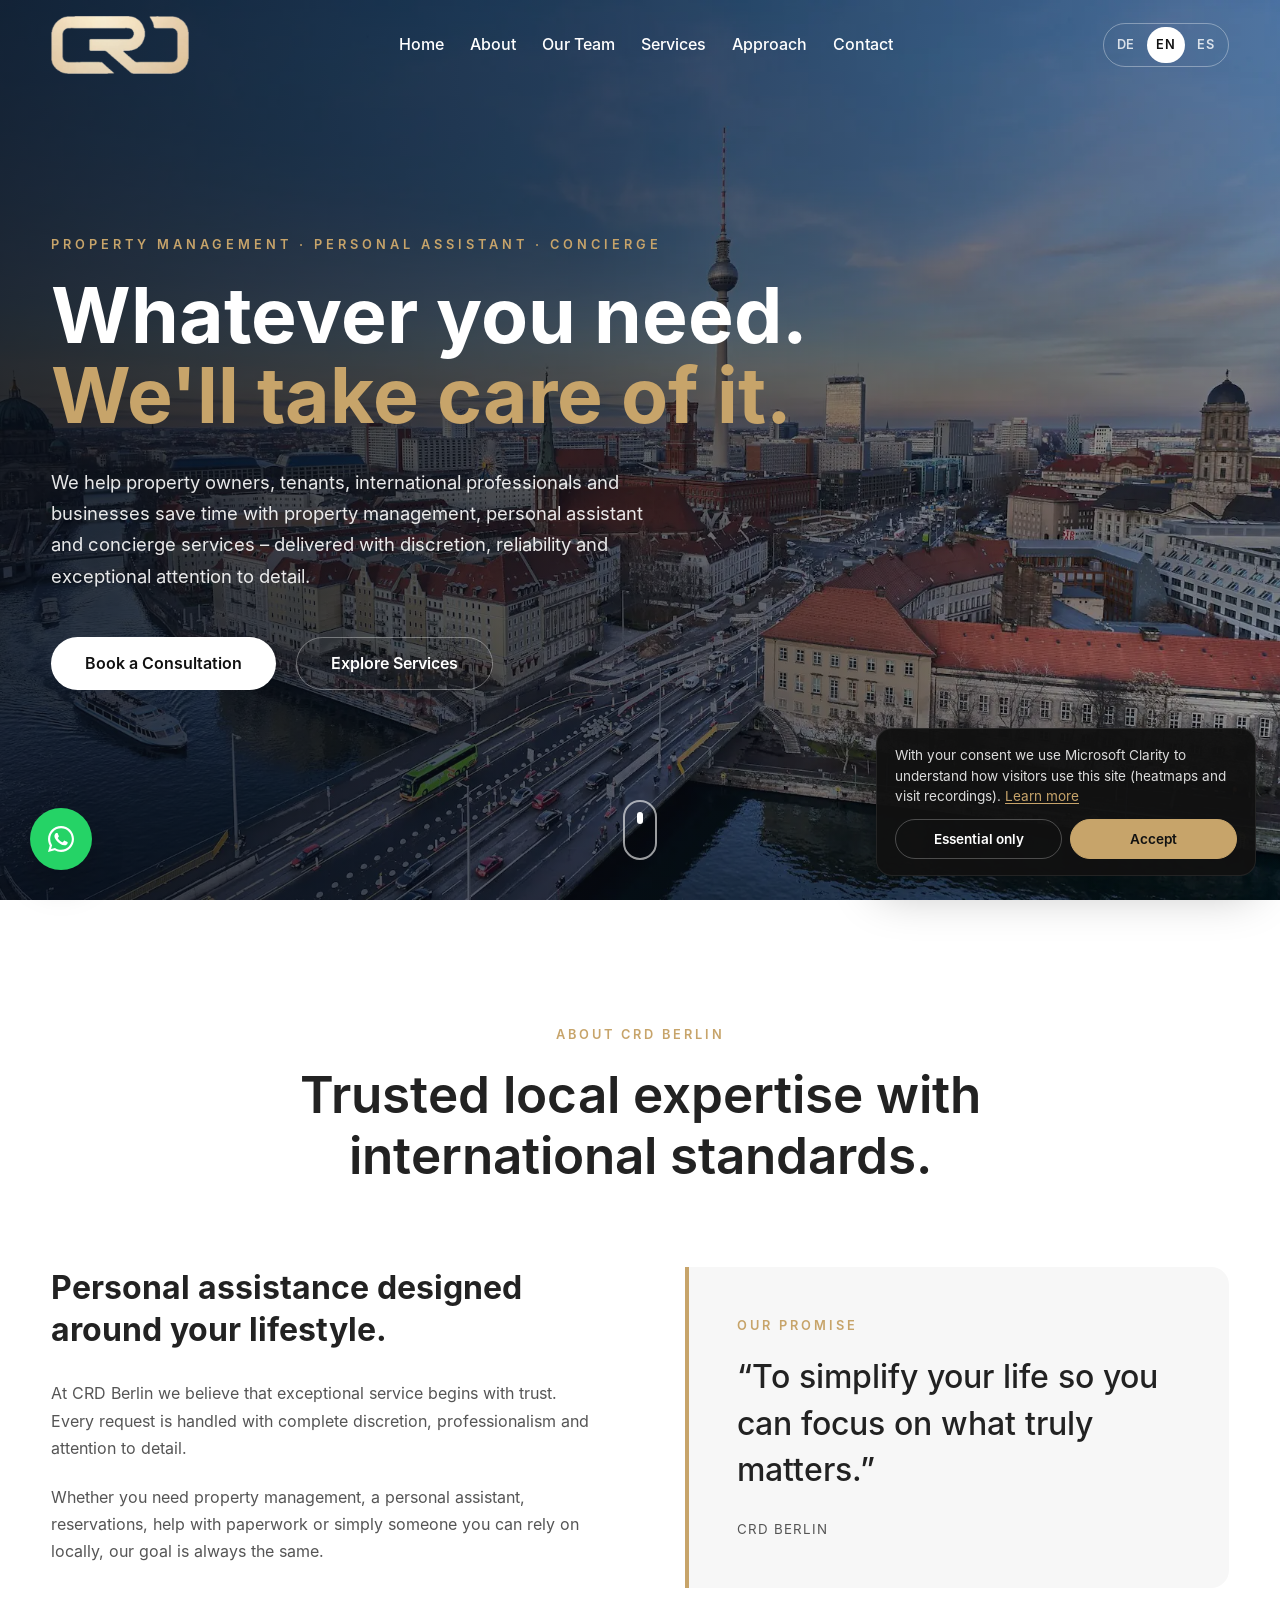
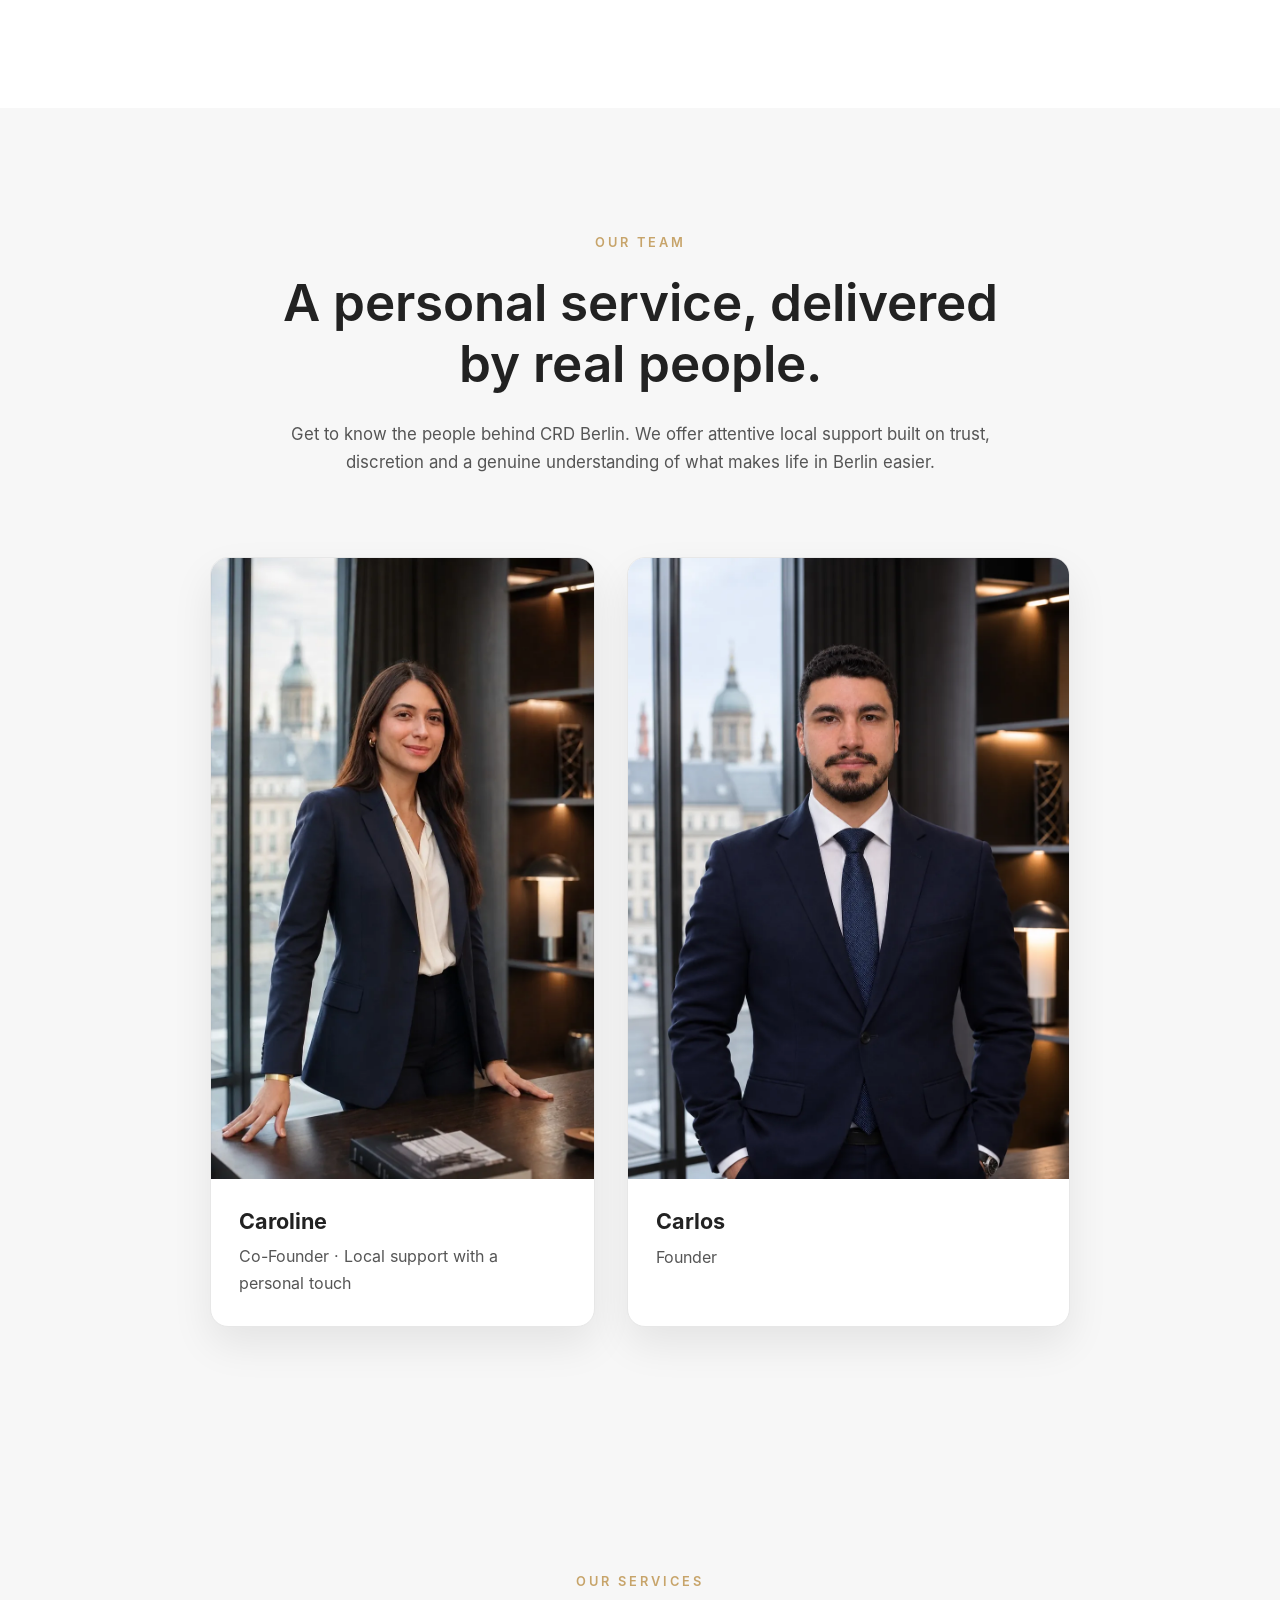
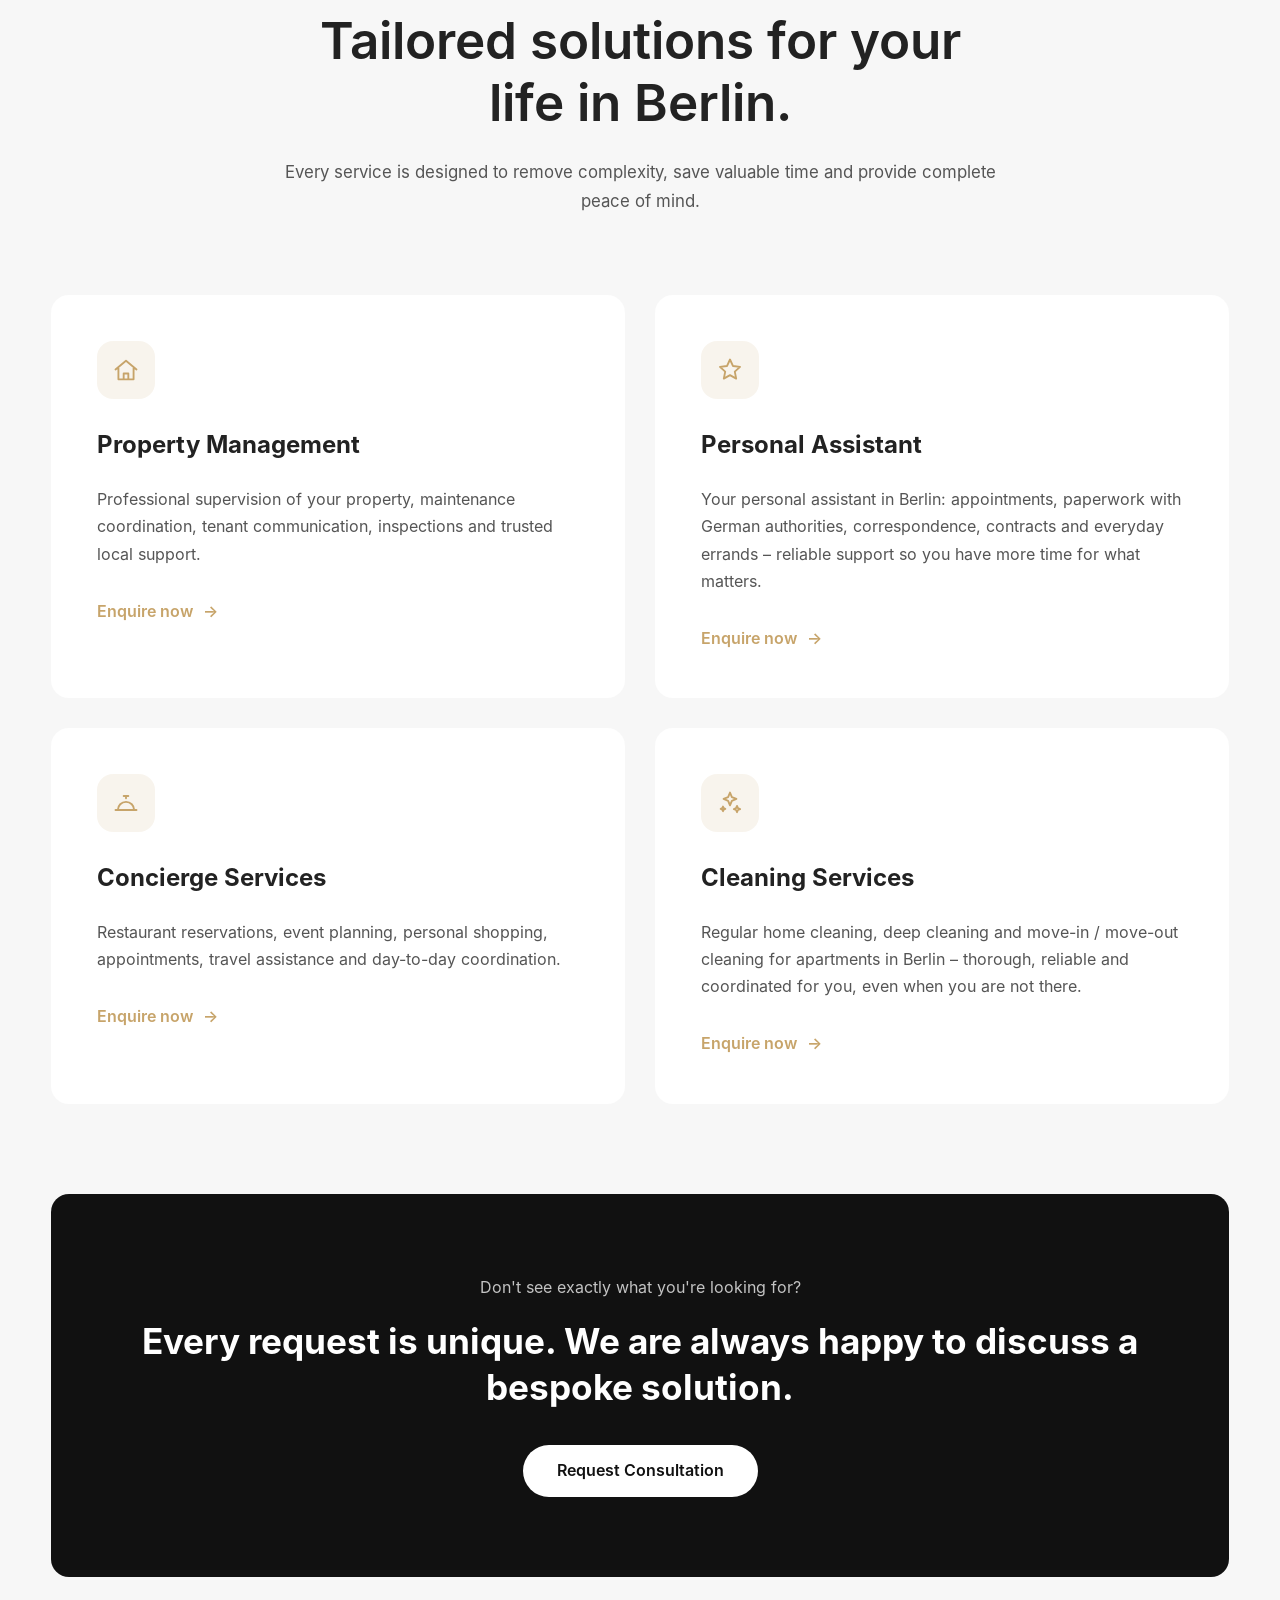
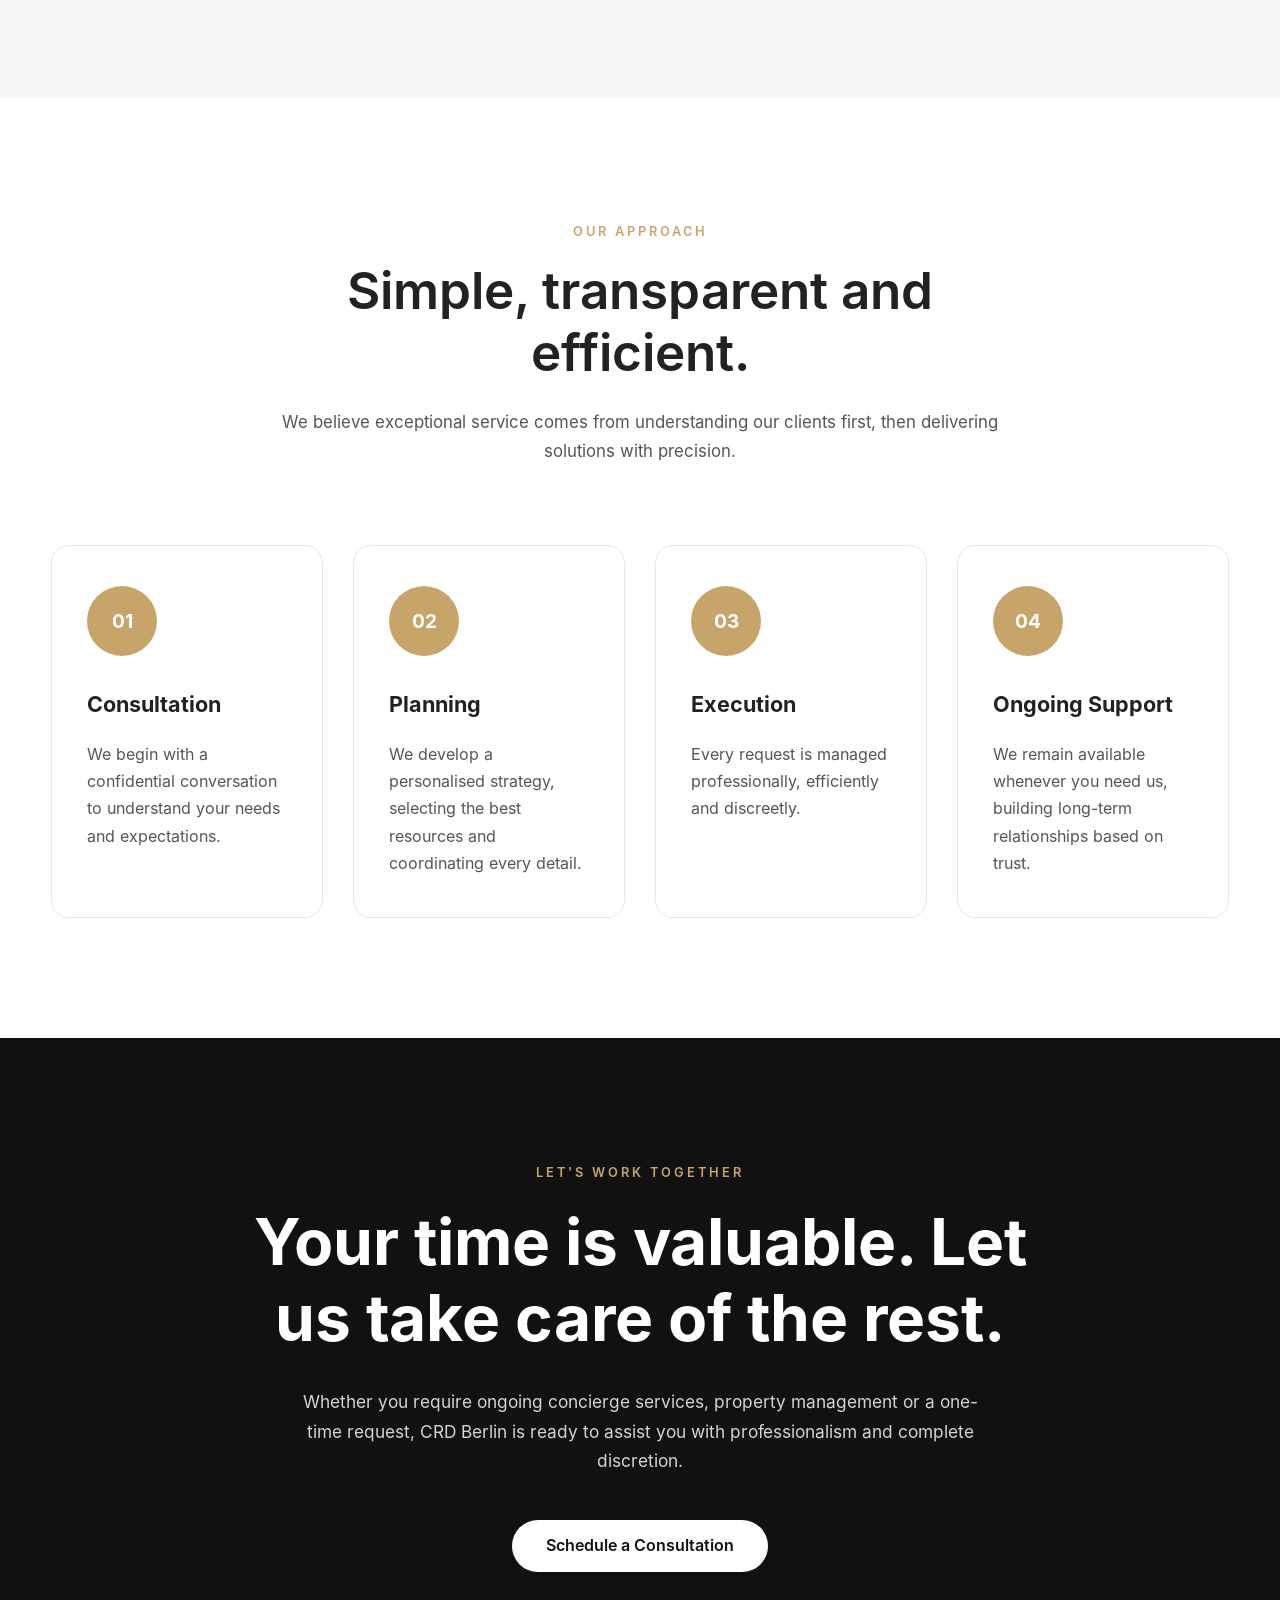
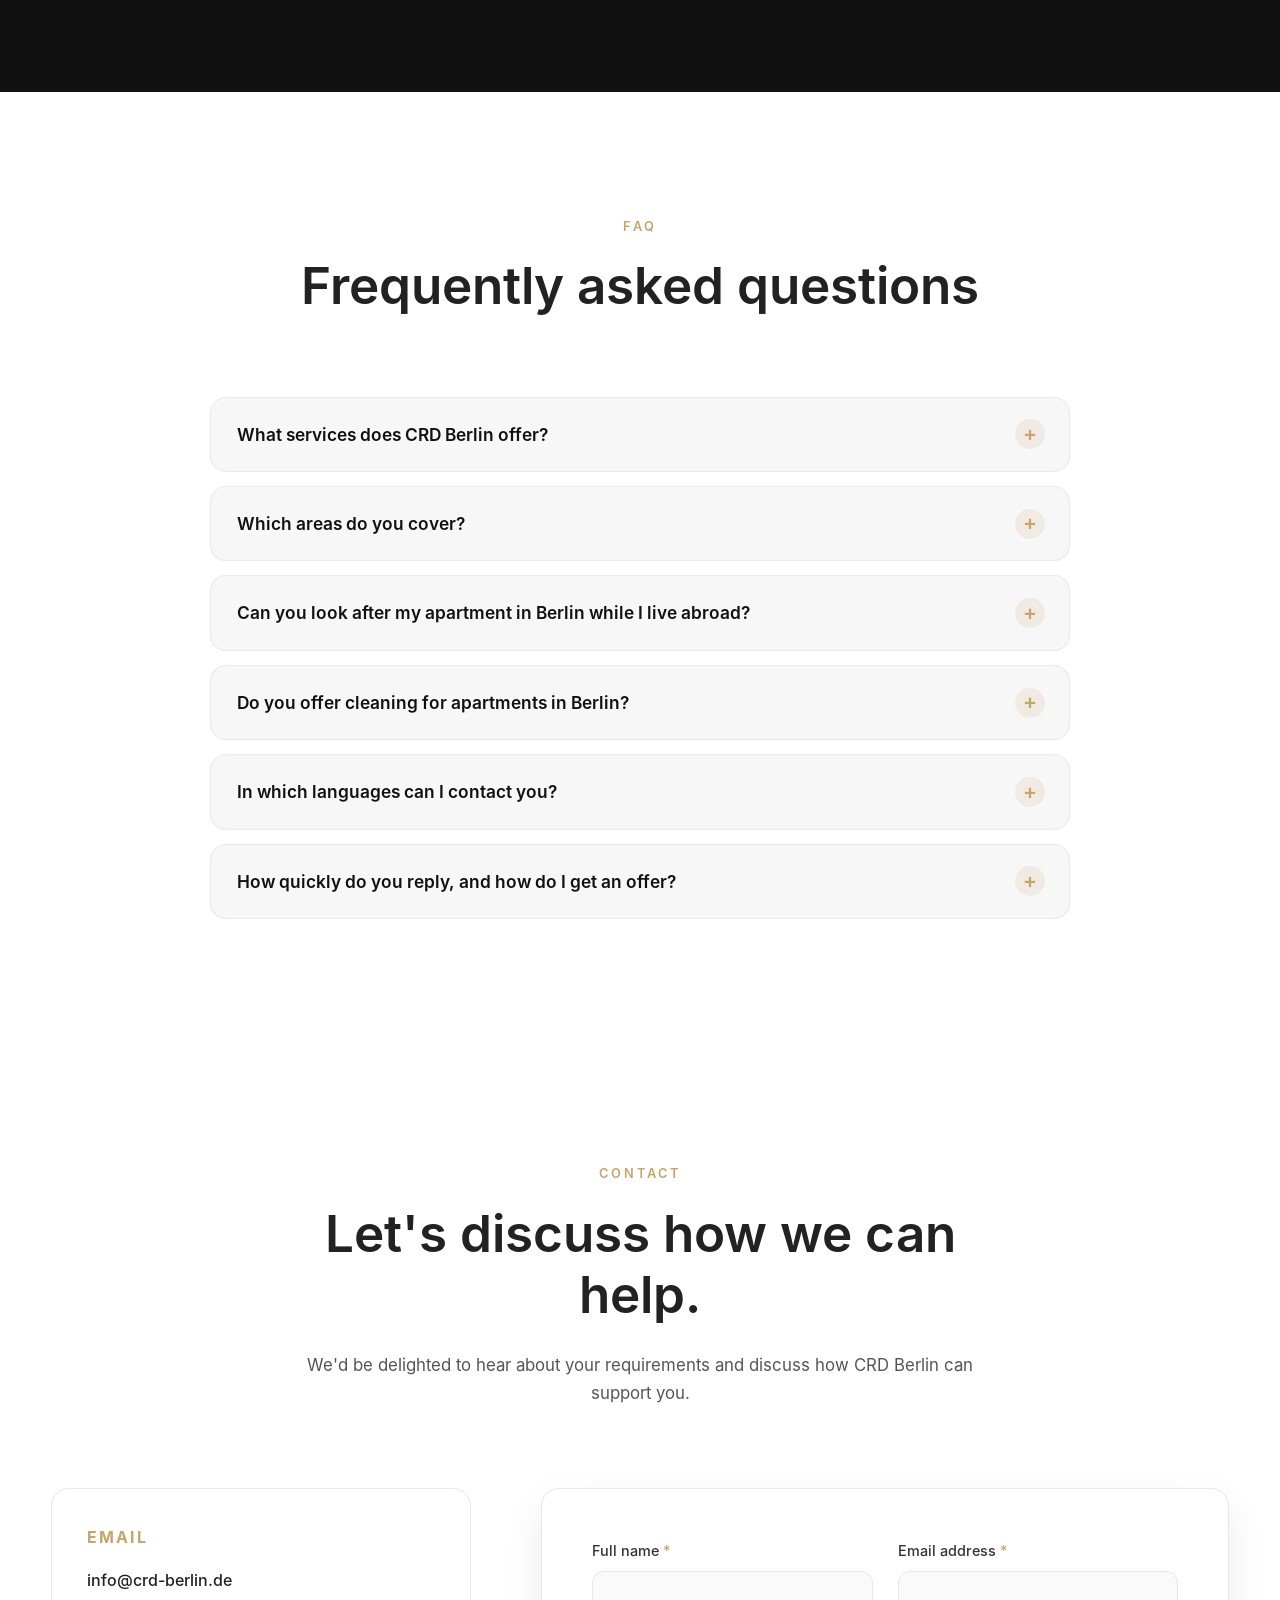
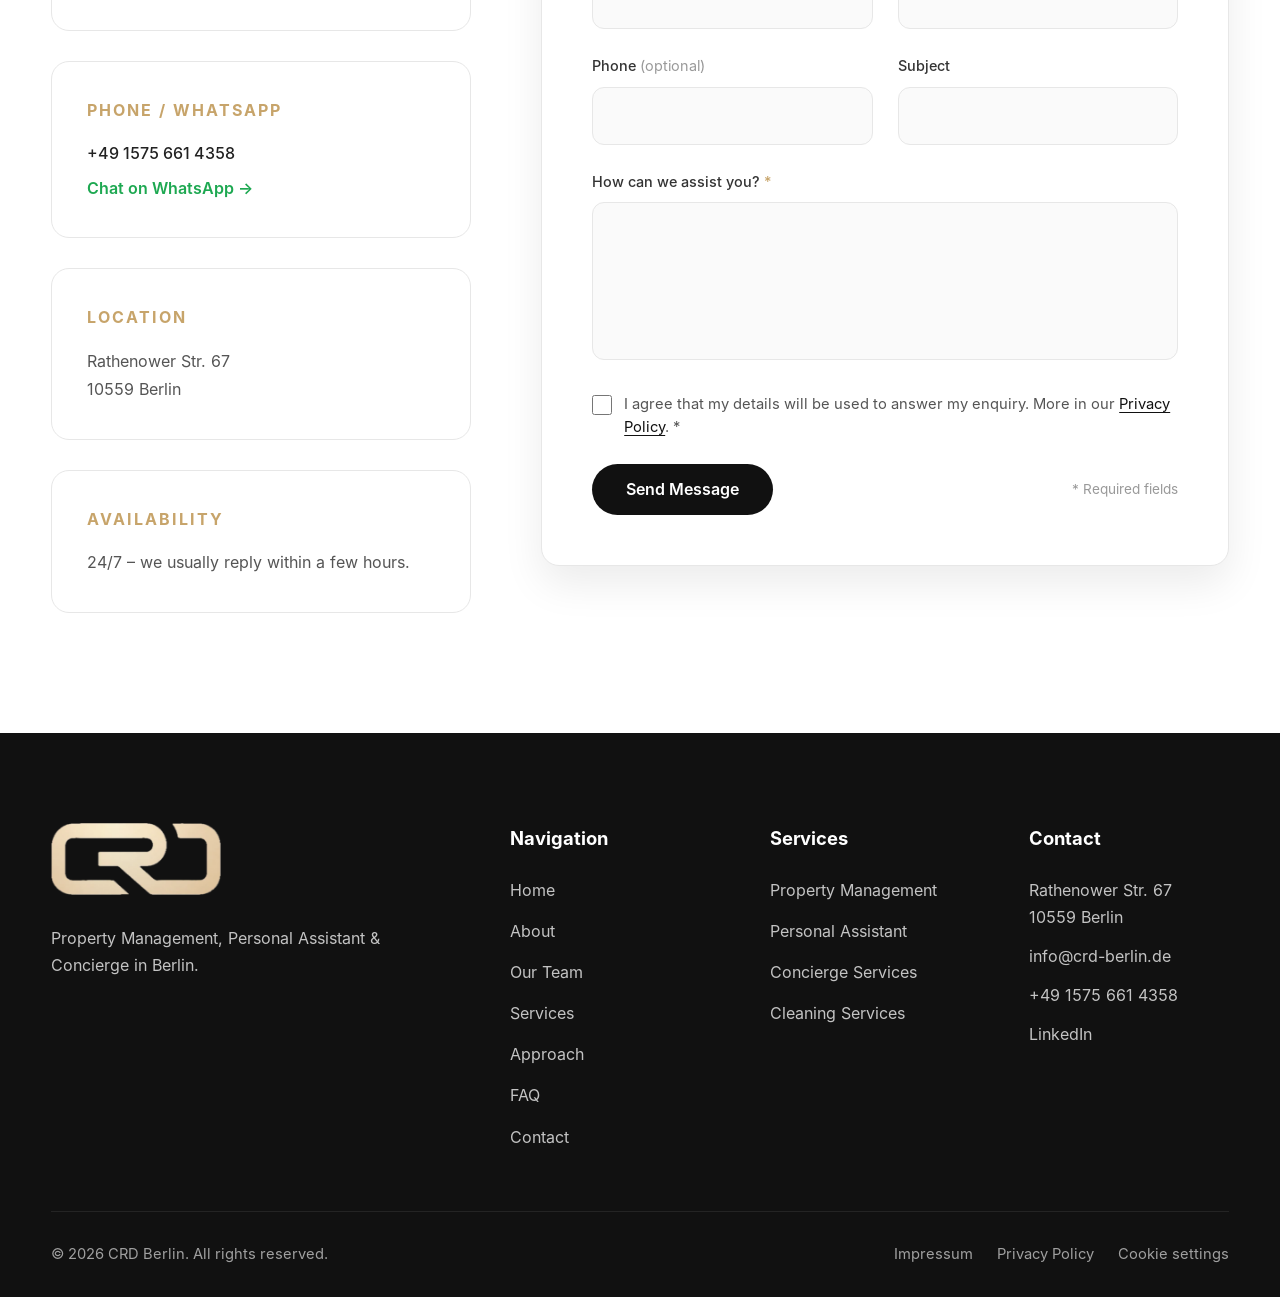
<file: index.html>
<!DOCTYPE html>
<html lang="en">

<head>

    <meta charset="UTF-8">
    <meta name="viewport" content="width=device-width, initial-scale=1.0">

    <title>CRD Berlin | Property Management, Personal Assistant &amp; Concierge in Berlin</title>

    <meta name="description" content="CRD Berlin: property management, personal assistant and concierge services in Berlin. One personal local contact for property owners, tenants and international clients – reachable 24/7 in German, English and Spanish.">

    <link rel="canonical" href="https://crd-berlin.de/">
    <link rel="alternate" hreflang="en" href="https://crd-berlin.de/">
    <link rel="alternate" hreflang="de" href="https://crd-berlin.de/de/">
    <link rel="alternate" hreflang="es" href="https://crd-berlin.de/es/">
    <link rel="alternate" hreflang="x-default" href="https://crd-berlin.de/">

    <!-- Open Graph / social sharing -->
    <meta property="og:type" content="website">
    <meta property="og:site_name" content="CRD Berlin">
    <meta property="og:title" content="CRD Berlin | Property Management, Personal Assistant &amp; Concierge in Berlin">
    <meta property="og:description" content="CRD Berlin: property management, personal assistant and concierge services in Berlin. One personal local contact for property owners, tenants and international clients – reachable 24/7 in German, English and Spanish.">
    <meta property="og:url" content="https://crd-berlin.de/">
    <meta property="og:image" content="https://crd-berlin.de/assets/images/og-image.jpg">
    <meta property="og:image:width" content="1200">
    <meta property="og:image:height" content="630">
    <meta property="og:locale" content="en_GB">
    <meta name="twitter:card" content="summary_large_image">

    <meta name="theme-color" content="#111111">

    <!-- Favicons -->
    <link rel="icon" href="assets/images/favicon.ico" sizes="48x48">
    <link rel="icon" type="image/png" sizes="32x32" href="assets/images/favicon-32x32.png">
    <link rel="icon" type="image/png" sizes="16x16" href="assets/images/favicon-16x16.png">
    <link rel="apple-touch-icon" sizes="180x180" href="assets/images/apple-touch-icon.png">
    <link rel="manifest" href="site.webmanifest">

    <!-- Fonts are self-hosted (no requests to Google, GDPR-friendly) -->
    <link rel="preload" href="assets/fonts/inter-400.woff" as="font" type="font/woff" crossorigin>
    <link rel="preload" href="assets/fonts/inter-600.woff" as="font" type="font/woff" crossorigin>
    <link rel="preload" href="assets/images/hero.webp" as="image" type="image/webp">

    <script>
        /* On the English start page, send visitors to their language (saved choice, ?lang=, or browser language) */
        (function () {
            try {
                var p = location.pathname;
                if (p !== "/" && p !== "/index.html") { return; }
                var q = new URLSearchParams(location.search).get("lang");
                if (q) { localStorage.setItem("crd-lang", q); }
                var l = q || localStorage.getItem("crd-lang") || (navigator.language || "en").slice(0, 2);
                if (l === "de" || l === "es") { location.replace("/" + l + "/" + location.hash); }
            } catch (e) {}
        })();
    </script>

    <link rel="stylesheet" href="assets/css/style.css">
    <link rel="stylesheet" href="assets/css/responsive.css">

    <!-- structured-data:start (generated by tools/build_languages.py) -->
    <script type="application/ld+json">
    {
      "@context": "https://schema.org",
      "@graph": [
        {
          "@type": [
            "LocalBusiness",
            "ProfessionalService"
          ],
          "@id": "https://crd-berlin.de/#business",
          "name": "CRD Berlin",
          "alternateName": [
            "Carlos Richter Dienstleistungen",
            "CRD"
          ],
          "description": "CRD Berlin: property management, personal assistant and concierge services in Berlin. One personal local contact for property owners, tenants and international clients – reachable 24/7 in German, English and Spanish.",
          "url": "https://crd-berlin.de/",
          "logo": "https://crd-berlin.de/assets/images/logo-dark.png",
          "image": "https://crd-berlin.de/assets/images/og-image.jpg",
          "email": "info@crd-berlin.de",
          "telephone": "+49 1575 6614358",
          "address": {
            "@type": "PostalAddress",
            "streetAddress": "Rathenower Str. 67",
            "postalCode": "10559",
            "addressLocality": "Berlin",
            "addressRegion": "Berlin",
            "addressCountry": "DE"
          },
          "areaServed": {
            "@type": "City",
            "name": "Berlin"
          },
          "knowsLanguage": [
            "de",
            "en",
            "es"
          ],
          "founder": {
            "@type": "Person",
            "name": "Carlos Andrés Richter Moreno",
            "image": "https://crd-berlin.de/assets/images/carlos-richter-moreno.jpg",
            "jobTitle": "Gründer & Inhaber",
            "sameAs": [
              "https://www.linkedin.com/in/carlos-richter-moreno/"
            ]
          },
          "openingHoursSpecification": {
            "@type": "OpeningHoursSpecification",
            "dayOfWeek": [
              "Monday",
              "Tuesday",
              "Wednesday",
              "Thursday",
              "Friday",
              "Saturday",
              "Sunday"
            ],
            "opens": "00:00",
            "closes": "23:59"
          },
          "contactPoint": {
            "@type": "ContactPoint",
            "contactType": "customer service",
            "telephone": "+49 1575 6614358",
            "email": "info@crd-berlin.de",
            "availableLanguage": [
              "German",
              "English",
              "Spanish"
            ],
            "areaServed": "DE"
          },
          "hasOfferCatalog": {
            "@type": "OfferCatalog",
            "name": "Our Services",
            "itemListElement": [
              {
                "@type": "Offer",
                "itemOffered": {
                  "@type": "Service",
                  "name": "Property Management",
                  "description": "Professional supervision of your property, maintenance coordination, tenant communication, inspections and trusted local support.",
                  "areaServed": {
                    "@type": "City",
                    "name": "Berlin"
                  },
                  "provider": {
                    "@id": "https://crd-berlin.de/#business"
                  }
                }
              },
              {
                "@type": "Offer",
                "itemOffered": {
                  "@type": "Service",
                  "name": "Personal Assistant",
                  "description": "Your personal assistant in Berlin: appointments, paperwork with German authorities, correspondence, contracts and everyday errands – reliable support so you have more time for what matters.",
                  "areaServed": {
                    "@type": "City",
                    "name": "Berlin"
                  },
                  "provider": {
                    "@id": "https://crd-berlin.de/#business"
                  }
                }
              },
              {
                "@type": "Offer",
                "itemOffered": {
                  "@type": "Service",
                  "name": "Concierge Services",
                  "description": "Restaurant reservations, event planning, personal shopping, appointments, travel assistance and day-to-day coordination.",
                  "areaServed": {
                    "@type": "City",
                    "name": "Berlin"
                  },
                  "provider": {
                    "@id": "https://crd-berlin.de/#business"
                  }
                }
              },
              {
                "@type": "Offer",
                "itemOffered": {
                  "@type": "Service",
                  "name": "Cleaning Services",
                  "description": "Regular home cleaning, deep cleaning and move-in / move-out cleaning for apartments in Berlin – thorough, reliable and coordinated for you, even when you are not there.",
                  "areaServed": {
                    "@type": "City",
                    "name": "Berlin"
                  },
                  "provider": {
                    "@id": "https://crd-berlin.de/#business"
                  }
                }
              }
            ]
          }
        },
        {
          "@type": "WebPage",
          "@id": "https://crd-berlin.de/#webpage",
          "url": "https://crd-berlin.de/",
          "name": "CRD Berlin | Property Management, Personal Assistant & Concierge in Berlin",
          "inLanguage": "en",
          "about": {
            "@id": "https://crd-berlin.de/#business"
          }
        },
        {
          "@type": "FAQPage",
          "@id": "https://crd-berlin.de/#faq",
          "inLanguage": "en",
          "mainEntity": [
            {
              "@type": "Question",
              "name": "What services does CRD Berlin offer?",
              "acceptedAnswer": {
                "@type": "Answer",
                "text": "CRD Berlin offers property management, personal assistant and concierge services in Berlin. This includes coordinating repairs and tradespeople, communicating with tenants and owners, key handling, organising appointments, paperwork and transport, and everyday personal support – all from one local contact. On request we also organise apartment cleaning."
              }
            },
            {
              "@type": "Question",
              "name": "Which areas do you cover?",
              "acceptedAnswer": {
                "@type": "Answer",
                "text": "We work throughout Berlin. Our office is in Moabit (Rathenower Str. 67, 10559 Berlin), close to Mitte, Tiergarten, Wedding and Charlottenburg."
              }
            },
            {
              "@type": "Question",
              "name": "Can you look after my apartment in Berlin while I live abroad?",
              "acceptedAnswer": {
                "@type": "Answer",
                "text": "Yes. We act as your local contact: regular inspections, key handling, coordinating repairs and tradespeople, cleaning before and after tenants, and communicating with tenants and building management on your behalf."
              }
            },
            {
              "@type": "Question",
              "name": "Do you offer cleaning for apartments in Berlin?",
              "acceptedAnswer": {
                "@type": "Answer",
                "text": "Yes. We organise regular home cleaning, deep cleaning and move-in / move-out cleaning for apartments in Berlin, and can combine it with key handover and property checks."
              }
            },
            {
              "@type": "Question",
              "name": "In which languages can I contact you?",
              "acceptedAnswer": {
                "@type": "Answer",
                "text": "You can contact us in German, English or Spanish."
              }
            },
            {
              "@type": "Question",
              "name": "How quickly do you reply, and how do I get an offer?",
              "acceptedAnswer": {
                "@type": "Answer",
                "text": "We are reachable 24/7 and usually reply within a few hours. Send us a message via WhatsApp, phone, email or the contact form and we will get back to you with a personalised offer."
              }
            }
          ]
        }
      ]
    }
    </script>
    <!-- structured-data:end -->

</head>

<body>

<a class="skip-link" href="#main" data-i18n="skip">Skip to content</a>

<!-- ======================================
HEADER
======================================= -->

<header class="header">

    <div class="container header-container">

        <a href="#home" class="logo" aria-label="CRD Berlin – home">
            <img id="site-logo"
                 src="assets/images/logo-light.webp"
                 alt="CRD Berlin"
                 width="379" height="160">
        </a>

        <nav class="navigation" id="main-navigation" aria-label="Main navigation">
            <ul>
                <li><a href="#home" data-i18n="nav.home">Home</a></li>
                <li><a href="#about" data-i18n="nav.about">About</a></li>
                <li><a href="#team" data-i18n="nav.team">Our Team</a></li>
                <li><a href="#services" data-i18n="nav.services">Services</a></li>
                <li><a href="#approach" data-i18n="nav.approach">Approach</a></li>
                <li><a href="#contact" data-i18n="nav.contact">Contact</a></li>
            </ul>
        </nav>

        <div class="lang-switch" role="group" aria-label="Language / Sprache / Idioma">
            <a href="/de/" data-lang="de" hreflang="de" lang="de" aria-label="Deutsch">DE</a>
            <a href="/" data-lang="en" hreflang="en" lang="en" aria-label="English" aria-current="true">EN</a>
            <a href="/es/" data-lang="es" hreflang="es" lang="es" aria-label="Español">ES</a>
        </div>

        <a href="#contact" class="header-button" data-i18n="cta.request">Request Consultation</a>

        <button class="mobile-toggle"
                type="button"
                aria-label="Open navigation"
                aria-controls="main-navigation"
                aria-expanded="false">
            <span></span>
            <span></span>
            <span></span>
        </button>

    </div>

</header>

<main id="main">

<!-- ======================================
HERO
======================================= -->

<section class="hero" id="home">

    <div class="hero-overlay"></div>

    <div class="container hero-container">

        <div class="hero-content">

            <span class="hero-label" data-i18n="hero.label">Property Management · Personal Assistant · Concierge</span>

            <h1 data-i18n="hero.title">
                Whatever you need.
                <span>We'll take care of it.</span>
            </h1>

            <p data-i18n="hero.text">
                We help property owners, tenants, international professionals and businesses
                save time with property management, personal assistant and concierge
                services – delivered with discretion, reliability and exceptional
                attention to detail.
            </p>

            <div class="hero-buttons">
                <a href="#contact" class="btn btn-light" data-i18n="hero.btn1">Book a Consultation</a>
                <a href="#services" class="btn btn-secondary" data-i18n="hero.btn2">Explore Services</a>
            </div>

        </div>

    </div>

    <a href="#about" class="scroll-indicator" aria-label="Scroll down">
        <span></span>
    </a>

</section>

<!-- ======================================
ABOUT
======================================= -->

<section class="about section" id="about">
    <div class="container">
        <div class="section-title">
            <span data-i18n="about.label">About CRD Berlin</span>
            <h2 data-i18n="about.title">Trusted local expertise with international standards.</h2>
        </div>
        <div class="about-grid">
            <div class="about-content">
                <h3 data-i18n="about.subtitle">Personal assistance designed around your lifestyle.</h3>
                <p data-i18n="about.p1">At CRD Berlin we believe that exceptional service begins with trust. Every request is handled with complete discretion, professionalism and attention to detail.</p>
                <p data-i18n="about.p2">Whether you need property management, a personal assistant, reservations, help with paperwork or simply someone you can rely on locally, our goal is always the same.</p>
            </div>
            <aside class="about-note">
                <span data-i18n="about.promise">Our promise</span>
                <p data-i18n="about.quote">“To simplify your life so you can focus on what truly matters.”</p>
                <small>CRD Berlin</small>
            </aside>
        </div>
    </div>
</section>

<!-- ======================================
TEAM
======================================= -->

<section class="team section" id="team">
    <div class="container">
        <div class="section-title">
            <span data-i18n="nav.team">Our Team</span>
            <h2 data-i18n="team.title">A personal service, delivered by real people.</h2>
            <p data-i18n="team.text">Get to know the people behind CRD Berlin. We offer attentive local support built on trust, discretion and a genuine understanding of what makes life in Berlin easier.</p>
        </div>
        <div class="team-grid">
            <article class="team-card">
                <picture>
                    <source srcset="assets/images/caroline.webp" type="image/webp">
                    <img src="assets/images/caroline.jpg" alt="Caroline, co-founder of CRD Berlin" loading="lazy" decoding="async" width="865" height="1400">
                </picture>
                <div class="team-card-copy">
                    <h3>Caroline</h3>
                    <p data-i18n="team.caroline">Co-Founder · Local support with a personal touch</p>
                </div>
            </article>
            <article class="team-card">
                <picture>
                    <source srcset="assets/images/co-founder.webp?v=2" type="image/webp">
                    <img src="assets/images/co-founder.jpg?v=2" alt="Carlos, founder of CRD Berlin" loading="lazy" decoding="async" width="993" height="1400">
                </picture>
                <div class="team-card-copy">
                    <h3>Carlos</h3>
                    <p data-i18n="team.carlos">Founder</p>
                </div>
            </article>
        </div>
    </div>
</section>

<!-- ======================================
SERVICES
======================================= -->

<section class="services section" id="services">

    <div class="container">

        <div class="section-title">
            <span data-i18n="services.label">Our Services</span>
            <h2 data-i18n="services.title">Tailored solutions for your life in Berlin.</h2>
            <p data-i18n="services.text">Every service is designed to remove complexity, save valuable time and provide complete peace of mind.</p>
        </div>

        <div class="services-grid">
            <article class="service-card">
                <div class="service-icon" aria-hidden="true">
                    <svg viewBox="0 0 24 24"><path d="M3 11.5 12 4l9 7.5M5.5 9.5V20h13V9.5M10 20v-5h4v5"/></svg>
                </div>
                <h3 data-i18n="s2.title">Property Management</h3>
                <p data-i18n="s2.text">Professional supervision of your property, maintenance coordination, tenant communication, inspections and trusted local support.</p>
                <a href="#contact" class="service-link" data-service="Property Management" data-i18n="services.link">Enquire now <span aria-hidden="true">→</span></a>
            </article>

            <article class="service-card">
                <div class="service-icon" aria-hidden="true">
                    <svg viewBox="0 0 24 24"><path d="m12 3 2.6 5.6 6 .7-4.5 4.1 1.2 6L12 16.4 6.7 19.4l1.2-6L3.4 9.3l6-.7z"/></svg>
                </div>
                <h3 data-i18n="s4.title">Personal Assistant</h3>
                <p data-i18n="s4.text">Your personal assistant in Berlin: appointments, paperwork with German authorities, correspondence, contracts and everyday errands – reliable support so you have more time for what matters.</p>
                <a href="#contact" class="service-link" data-service="Personal Assistant" data-i18n="services.link">Enquire now <span aria-hidden="true">→</span></a>
            </article>

            <article class="service-card">
                <div class="service-icon" aria-hidden="true">
                    <svg viewBox="0 0 24 24"><path d="M3 18h18M5 18a7 7 0 0 1 14 0M12 8V6m-2 0h4"/></svg>
                </div>
                <h3 data-i18n="s1.title">Concierge Services</h3>
                <p data-i18n="s1.text">Restaurant reservations, event planning, personal shopping, appointments, travel assistance and day-to-day coordination.</p>
                <a href="#contact" class="service-link" data-service="Concierge Services" data-i18n="services.link">Enquire now <span aria-hidden="true">→</span></a>
            </article>

            <article class="service-card">
                <div class="service-icon" aria-hidden="true">
                    <svg viewBox="0 0 24 24"><path d="M12 3l1.6 3.9L17.5 8.5l-3.9 1.6L12 14l-1.6-3.9L6.5 8.5l3.9-1.6zM18 14.5l.8 1.9 1.9.8-1.9.8-.8 1.9-.8-1.9-1.9-.8 1.9-.8zM6 15l.6 1.4 1.4.6-1.4.6L6 19l-.6-1.4L4 17l1.4-.6z"/></svg>
                </div>
                <h3 data-i18n="s5.title">Cleaning Services</h3>
                <p data-i18n="s5.text">Regular home cleaning, deep cleaning and move-in / move-out cleaning for apartments in Berlin – thorough, reliable and coordinated for you, even when you are not there.</p>
                <a href="#contact" class="service-link" data-service="Cleaning Services" data-i18n="services.link">Enquire now <span aria-hidden="true">→</span></a>
            </article>

        </div>

        <div class="services-cta">
            <p data-i18n="services.ctaq">Don't see exactly what you're looking for?</p>
            <h3 data-i18n="services.ctah">Every request is unique. We are always happy to discuss a bespoke solution.</h3>
            <a href="#contact" class="btn btn-light" data-i18n="cta.request">Request Consultation</a>
        </div>

    </div>

</section>

<!-- ======================================
OUR APPROACH
======================================= -->

<section class="approach section" id="approach">

    <div class="container">

        <div class="section-title">
            <span data-i18n="approach.label">Our Approach</span>
            <h2 data-i18n="approach.title">Simple, transparent and efficient.</h2>
            <p data-i18n="approach.text">We believe exceptional service comes from understanding our clients first, then delivering solutions with precision.</p>
        </div>

        <div class="approach-grid">

            <article class="approach-card">
                <div class="step">01</div>
                <h3 data-i18n="step1.title">Consultation</h3>
                <p data-i18n="step1.text">We begin with a confidential conversation to understand your needs and expectations.</p>
            </article>

            <article class="approach-card">
                <div class="step">02</div>
                <h3 data-i18n="step2.title">Planning</h3>
                <p data-i18n="step2.text">We develop a personalised strategy, selecting the best resources and coordinating every detail.</p>
            </article>

            <article class="approach-card">
                <div class="step">03</div>
                <h3 data-i18n="step3.title">Execution</h3>
                <p data-i18n="step3.text">Every request is managed professionally, efficiently and discreetly.</p>
            </article>

            <article class="approach-card">
                <div class="step">04</div>
                <h3 data-i18n="step4.title">Ongoing Support</h3>
                <p data-i18n="step4.text">We remain available whenever you need us, building long-term relationships based on trust.</p>
            </article>

        </div>

    </div>

</section>

<!-- ======================================
CALL TO ACTION
======================================= -->

<section class="cta section">

    <div class="container">

        <div class="cta-content">
            <span data-i18n="cta.label">Let's work together</span>
            <h2 data-i18n="cta.title">Your time is valuable. Let us take care of the rest.</h2>
            <p data-i18n="cta.text">Whether you require ongoing concierge services, property management or a one-time request, CRD Berlin is ready to assist you with professionalism and complete discretion.</p>
            <a href="#contact" class="btn btn-light" data-i18n="cta.btn">Schedule a Consultation</a>
        </div>

    </div>

</section>

<!-- ======================================
CONTACT
======================================= -->

<section class="faq section" id="faq">

    <div class="container">

        <div class="section-title">
            <span data-i18n="faq.label">FAQ</span>
            <h2 data-i18n="faq.title">Frequently asked questions</h2>
        </div>

        <div class="faq-list">

            <details class="faq-item">
                <summary data-i18n="faq.q1">What services does CRD Berlin offer?</summary>
                <p data-i18n="faq.a1">CRD Berlin offers property management, personal assistant and concierge services in Berlin. This includes coordinating repairs and tradespeople, communicating with tenants and owners, key handling, organising appointments, paperwork and transport, and everyday personal support – all from one local contact. On request we also organise apartment cleaning.</p>
            </details>

            <details class="faq-item">
                <summary data-i18n="faq.q2">Which areas do you cover?</summary>
                <p data-i18n="faq.a2">We work throughout Berlin. Our office is in Moabit (Rathenower Str. 67, 10559 Berlin), close to Mitte, Tiergarten, Wedding and Charlottenburg.</p>
            </details>

            <details class="faq-item">
                <summary data-i18n="faq.q3">Can you look after my apartment in Berlin while I live abroad?</summary>
                <p data-i18n="faq.a3">Yes. We act as your local contact: regular inspections, key handling, coordinating repairs and tradespeople, cleaning before and after tenants, and communicating with tenants and building management on your behalf.</p>
            </details>

            <details class="faq-item">
                <summary data-i18n="faq.q4">Do you offer cleaning for apartments in Berlin?</summary>
                <p data-i18n="faq.a4">Yes. We organise regular home cleaning, deep cleaning and move-in / move-out cleaning for apartments in Berlin, and can combine it with key handover and property checks.</p>
            </details>

            <details class="faq-item">
                <summary data-i18n="faq.q5">In which languages can I contact you?</summary>
                <p data-i18n="faq.a5">You can contact us in German, English or Spanish.</p>
            </details>

            <details class="faq-item">
                <summary data-i18n="faq.q6">How quickly do you reply, and how do I get an offer?</summary>
                <p data-i18n="faq.a6">We are reachable 24/7 and usually reply within a few hours. Send us a message via WhatsApp, phone, email or the contact form and we will get back to you with a personalised offer.</p>
            </details>

        </div>

    </div>

</section>

<section class="contact section" id="contact">

    <div class="container">

        <div class="section-title">
            <span data-i18n="nav.contact">Contact</span>
            <h2 data-i18n="contact.title">Let's discuss how we can help.</h2>
            <p data-i18n="contact.text">We'd be delighted to hear about your requirements and discuss how CRD Berlin can support you.</p>
        </div>

        <div class="contact-grid">

            <!-- CONTACT INFO -->

            <div class="contact-information">

                <div class="contact-item">
                    <h3 data-i18n="contact.email">Email</h3>
                    <p><a href="mailto:info@crd-berlin.de">info@crd-berlin.de</a></p>
                </div>

                <div class="contact-item">
                    <h3 data-i18n="contact.phone">Phone / WhatsApp</h3>
                    <p>
                        <a href="tel:+4915756614358">+49 1575 661 4358</a><br>
                        <a class="whatsapp-link js-whatsapp" href="https://wa.me/4915756614358" target="_blank" rel="noopener" data-i18n="contact.wa">Chat on WhatsApp <span aria-hidden="true">→</span></a>
                    </p>
                </div>

                <div class="contact-item">
                    <h3 data-i18n="contact.location">Location</h3>
                    <p>Rathenower Str. 67<br>10559 Berlin</p>
                </div>

                <div class="contact-item">
                    <h3 data-i18n="contact.availability">Availability</h3>
                    <p data-i18n="contact.reply">24/7 – we usually reply within a few hours.</p>
                </div>

            </div>

            <!-- FORM -->

            <div class="contact-form-container">

                <form class="contact-form"
                      id="contact-form"
                      action="https://formsubmit.co/212dc6ca666d0012a8359f24960a541a"
                      method="POST"
                      novalidate>

                    <!-- FormSubmit settings -->
                    <input type="hidden" name="_subject" value="New enquiry from crd-berlin.de">
                    <input type="hidden" name="_template" value="table">
                    <input type="hidden" name="_captcha" value="false">
                    <input type="hidden" name="_next" value="https://crd-berlin.de/thank-you.html">

                    <!-- Spam trap: real visitors never see or fill this -->
                    <div class="hp-field" aria-hidden="true">
                        <label for="cf-honey">Leave this field empty</label>
                        <input type="text" id="cf-honey" name="_honey" tabindex="-1" autocomplete="off">
                    </div>

                    <div class="form-row">
                        <div class="form-group">
                            <label for="cf-name" data-i18n="form.name">Full name <span aria-hidden="true">*</span></label>
                            <input type="text" id="cf-name" name="name" autocomplete="name" required maxlength="120">
                        </div>

                        <div class="form-group">
                            <label for="cf-email" data-i18n="form.email">Email address <span aria-hidden="true">*</span></label>
                            <input type="email" id="cf-email" name="email" autocomplete="email" required maxlength="160">
                        </div>
                    </div>

                    <div class="form-row">
                        <div class="form-group">
                            <label for="cf-phone" data-i18n="form.phone">Phone <span class="optional">(optional)</span></label>
                            <input type="tel" id="cf-phone" name="phone" autocomplete="tel" maxlength="40">
                        </div>

                        <div class="form-group">
                            <label for="cf-subject" data-i18n="form.subject">Subject</label>
                            <input type="text" id="cf-subject" name="subject" maxlength="160">
                        </div>
                    </div>

                    <div class="form-group">
                        <label for="cf-message" data-i18n="form.message">How can we assist you? <span aria-hidden="true">*</span></label>
                        <textarea id="cf-message" name="message" rows="6" required maxlength="5000"></textarea>
                    </div>

                    <div class="form-check">
                        <input type="checkbox" id="cf-privacy" name="privacy_consent" value="yes" required>
                        <label for="cf-privacy" data-i18n="form.privacy">
                            I agree that my details will be used to answer my enquiry.
                            More in our <a href="privacy.html" data-i18n="footer.privacy">Privacy Policy</a>. <span aria-hidden="true">*</span>
                        </label>
                    </div>

                    <div class="form-actions">
                        <button type="submit" class="btn btn-primary">
                            <span class="btn-label" data-i18n="form.send">Send Message</span>
                        </button>
                        <p class="form-note" data-i18n="form.required">* Required fields</p>
                    </div>

                    <div class="form-status" role="status" aria-live="polite" hidden></div>

                </form>

            </div>

        </div>

    </div>

</section>

</main>

<!-- ======================================
FOOTER
======================================= -->

<footer class="footer">

    <div class="container">

        <div class="footer-grid">

            <div class="footer-column">
                <img src="assets/images/logo-light.webp"
                     alt="CRD Berlin"
                     class="footer-logo"
                     width="379" height="160"
                     loading="lazy">
                <p data-i18n="footer.claim">Property Management, Personal Assistant &amp; Concierge in Berlin.</p>
            </div>

            <div class="footer-column">
                <h3 data-i18n="footer.nav">Navigation</h3>
                <ul>
                    <li><a href="#home" data-i18n="nav.home">Home</a></li>
                    <li><a href="#about" data-i18n="nav.about">About</a></li>
                    <li><a href="#team" data-i18n="nav.team">Our Team</a></li>
                    <li><a href="#services" data-i18n="nav.services">Services</a></li>
                    <li><a href="#approach" data-i18n="nav.approach">Approach</a></li>
                    <li><a href="#faq" data-i18n="faq.label">FAQ</a></li>
                    <li><a href="#contact" data-i18n="nav.contact">Contact</a></li>
                </ul>
            </div>

            <div class="footer-column">
                <h3 data-i18n="nav.services">Services</h3>
                <ul>
                    <li><a href="#services" data-i18n="s2.title">Property Management</a></li>
                    <li><a href="#services" data-i18n="s4.title">Personal Assistant</a></li>
                    <li><a href="#services" data-i18n="s1.title">Concierge Services</a></li>
                    <li><a href="#services" data-i18n="s5.title">Cleaning Services</a></li>
                </ul>
            </div>

            <div class="footer-column">
                <h3 data-i18n="nav.contact">Contact</h3>
                <p>Rathenower Str. 67<br>10559 Berlin</p>
                <p><a href="mailto:info@crd-berlin.de">info@crd-berlin.de</a></p>
                <p><a href="tel:+4915756614358">+49 1575 661 4358</a></p>
                <p><a href="https://www.linkedin.com/in/carlos-richter-moreno/" target="_blank" rel="noopener me">LinkedIn</a></p>
            </div>

        </div>

        <div class="footer-bottom">
            <p>© <span id="year">2026</span> CRD Berlin. <span data-i18n="footer.rights">All rights reserved.</span></p>
            <ul class="footer-legal">
                <li><a href="impressum.html">Impressum</a></li>
                <li><a href="privacy.html" data-i18n="footer.privacy">Privacy Policy</a></li>
                <li><button type="button" class="link-button js-cookie-settings" data-i18n="footer.cookies">Cookie settings</button></li>
            </ul>
        </div>

    </div>

</footer>

<!-- ======================================
FLOATING BUTTONS
======================================= -->

<a href="#home" class="back-to-top" aria-label="Back to top">↑</a>

<a href="https://wa.me/4915756614358"
   class="whatsapp-button js-whatsapp"
   target="_blank"
   rel="noopener"
   aria-label="Chat with us on WhatsApp">
    <svg viewBox="0 0 32 32" aria-hidden="true" focusable="false">
        <path fill="#fff" d="M16.04 3C8.86 3 3.03 8.82 3.03 16c0 2.3.6 4.53 1.74 6.5L3 29l6.68-1.75A12.95 12.95 0 0 0 16.04 29C23.2 29 29 23.18 29 16S23.2 3 16.04 3zm0 23.8c-2 0-3.95-.54-5.65-1.55l-.4-.24-3.96 1.04 1.06-3.86-.26-.4A10.76 10.76 0 0 1 5.2 16c0-5.97 4.86-10.83 10.84-10.83 5.97 0 10.8 4.86 10.8 10.83 0 5.98-4.84 10.8-10.8 10.8zm5.94-8.1c-.33-.16-1.93-.95-2.23-1.06-.3-.11-.52-.16-.73.17-.22.32-.84 1.05-1.03 1.27-.19.22-.38.24-.7.08-.33-.16-1.38-.51-2.62-1.62-.97-.86-1.62-1.93-1.81-2.25-.19-.33-.02-.5.14-.66.15-.15.33-.38.49-.57.16-.19.22-.33.33-.54.1-.22.05-.41-.03-.57-.08-.16-.73-1.77-1-2.42-.27-.64-.54-.55-.73-.56h-.63c-.22 0-.57.08-.87.41-.3.32-1.14 1.11-1.14 2.72 0 1.6 1.17 3.15 1.33 3.37.16.21 2.3 3.5 5.56 4.91.78.34 1.38.54 1.86.69.78.25 1.49.21 2.05.13.63-.09 1.93-.79 2.2-1.55.27-.76.27-1.42.19-1.55-.08-.14-.3-.22-.62-.38z"/>
    </svg>
</a>

<!-- ======================================
COOKIE BANNER
======================================= -->

<div class="cookie-banner" id="cookie-banner" role="dialog" aria-live="polite" aria-label="Cookie notice" hidden>
    <p data-i18n="cookie.text">With your consent we use Microsoft Clarity to understand how visitors use this site (heatmaps and visit recordings). <a href="privacy.html">Learn more</a></p>
    <div class="cookie-actions">
        <button type="button" class="cookie-btn cookie-btn-ghost" data-consent="essential" data-i18n="cookie.essential">Essential only</button>
        <button type="button" class="cookie-btn" data-consent="all" data-i18n="cookie.accept">Accept</button>
    </div>
</div>

<script src="assets/js/i18n.js" defer></script>
<script src="assets/js/main.js" defer></script>

</body>

</html>
</file>
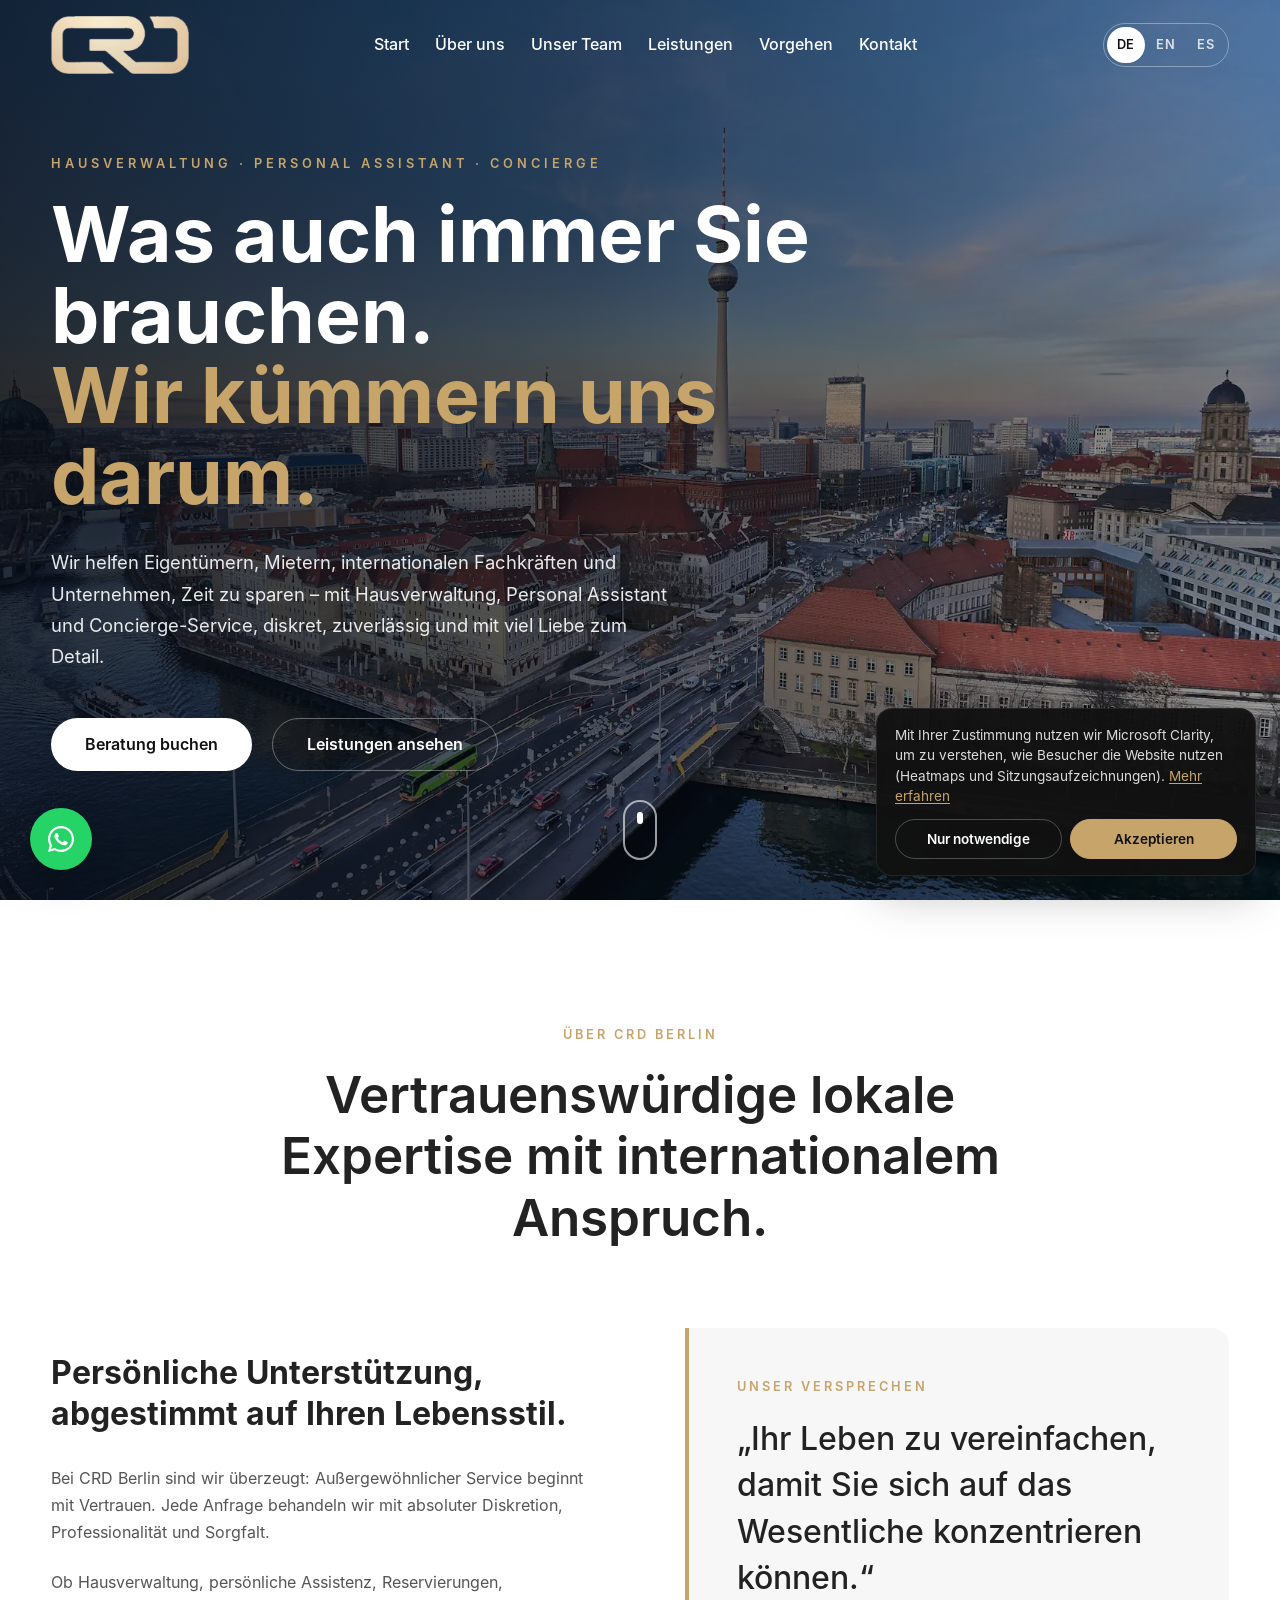
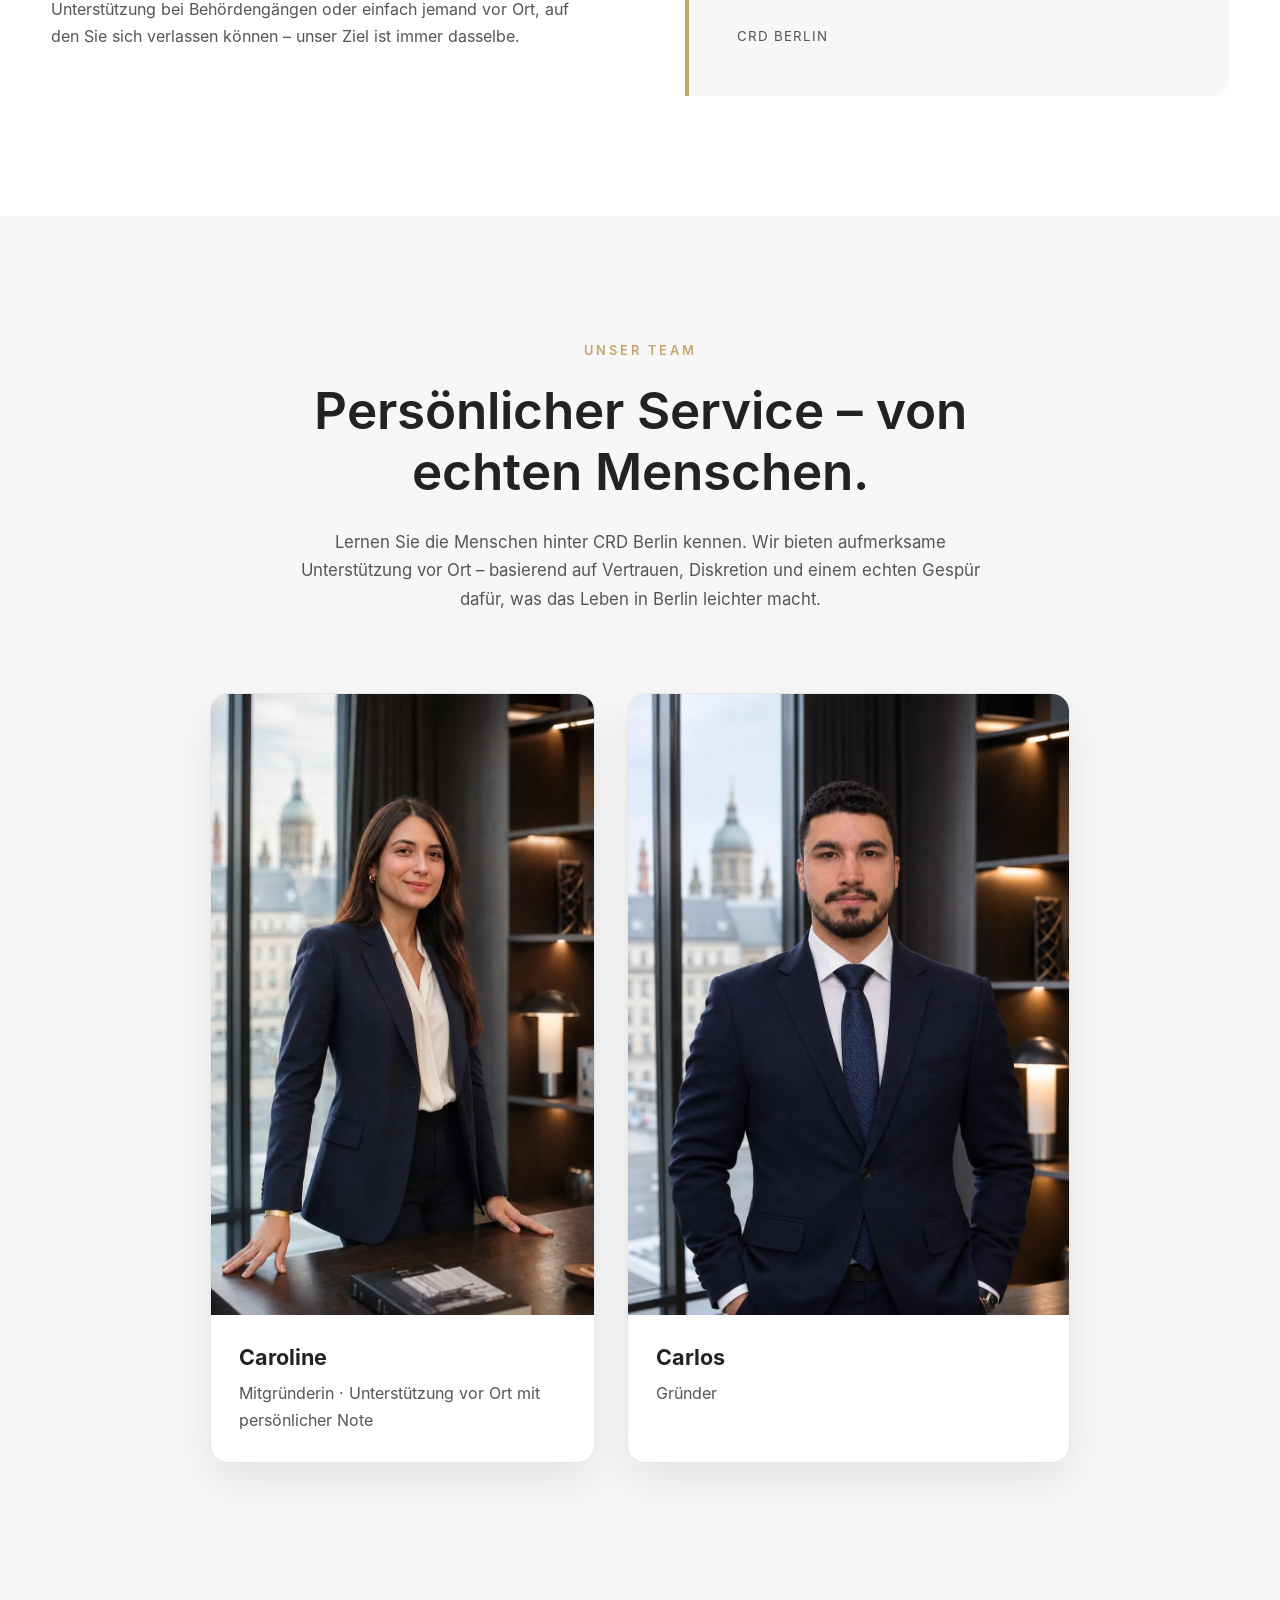
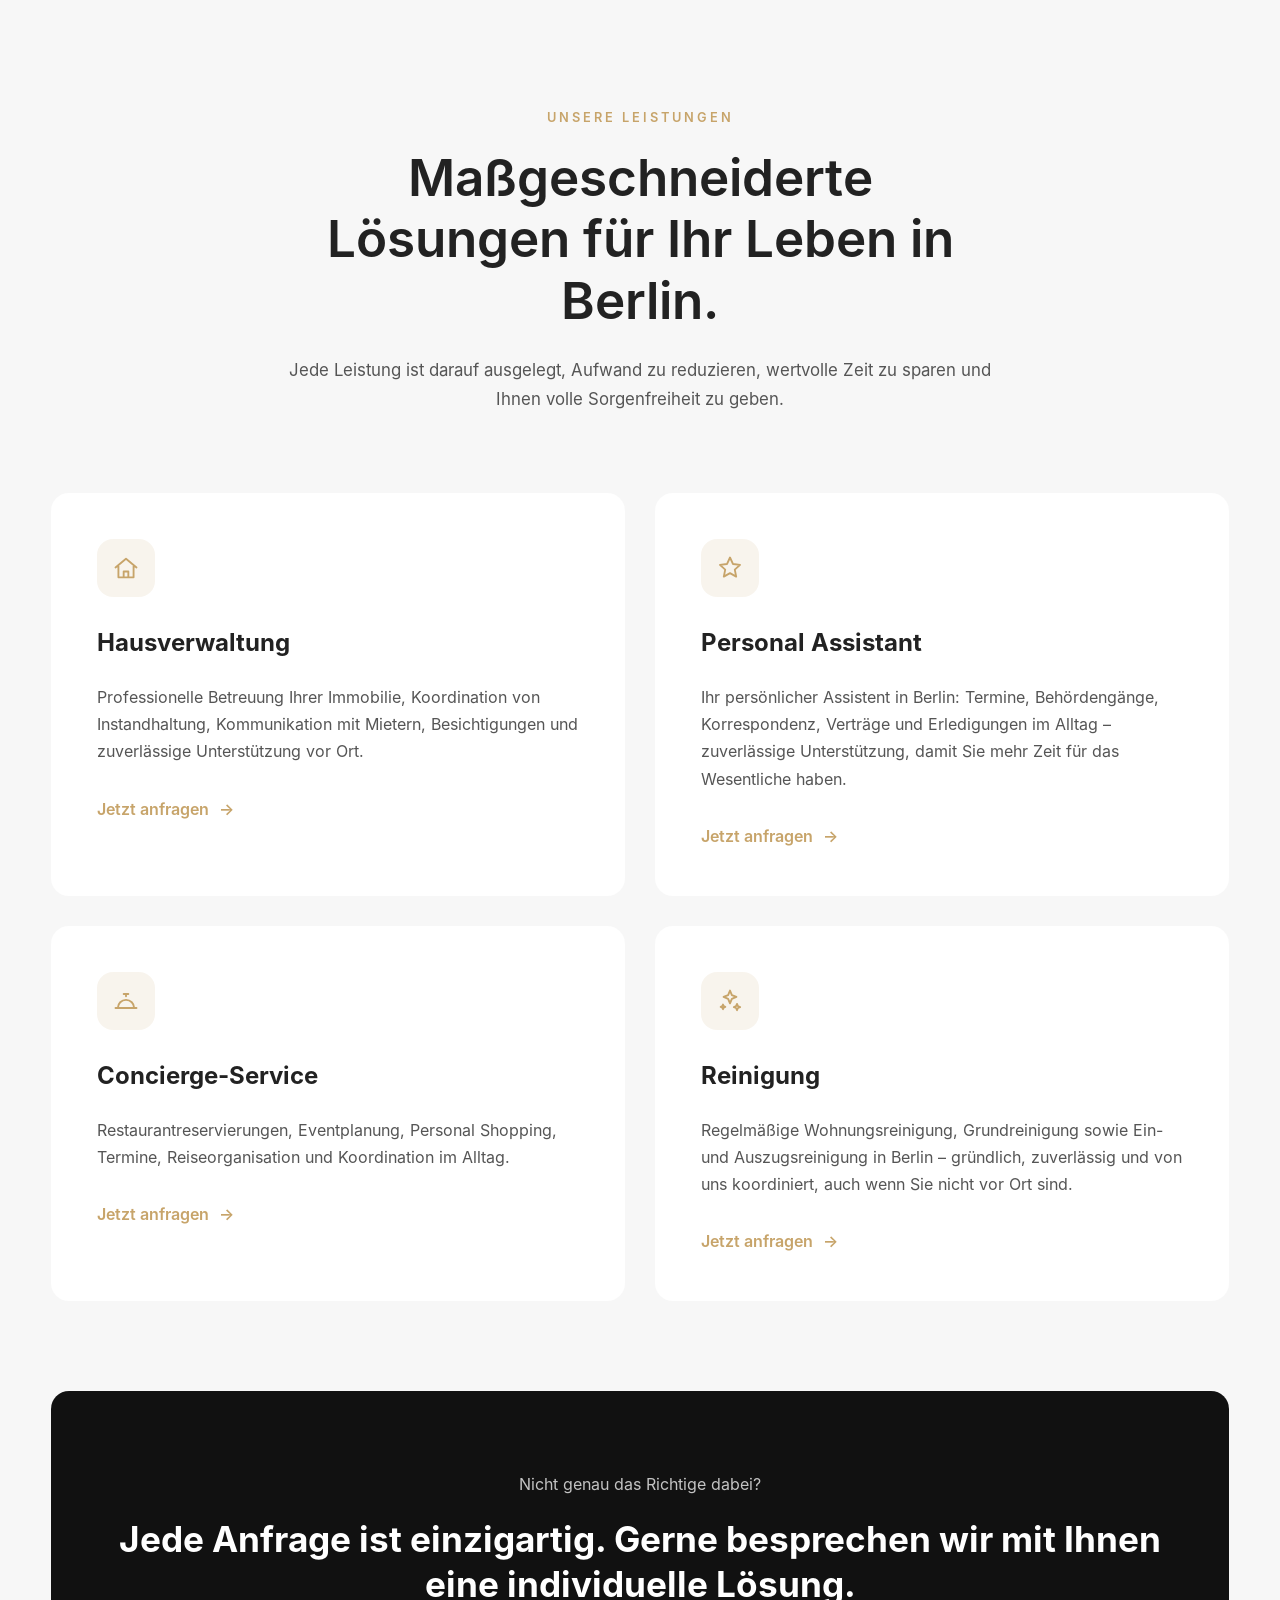
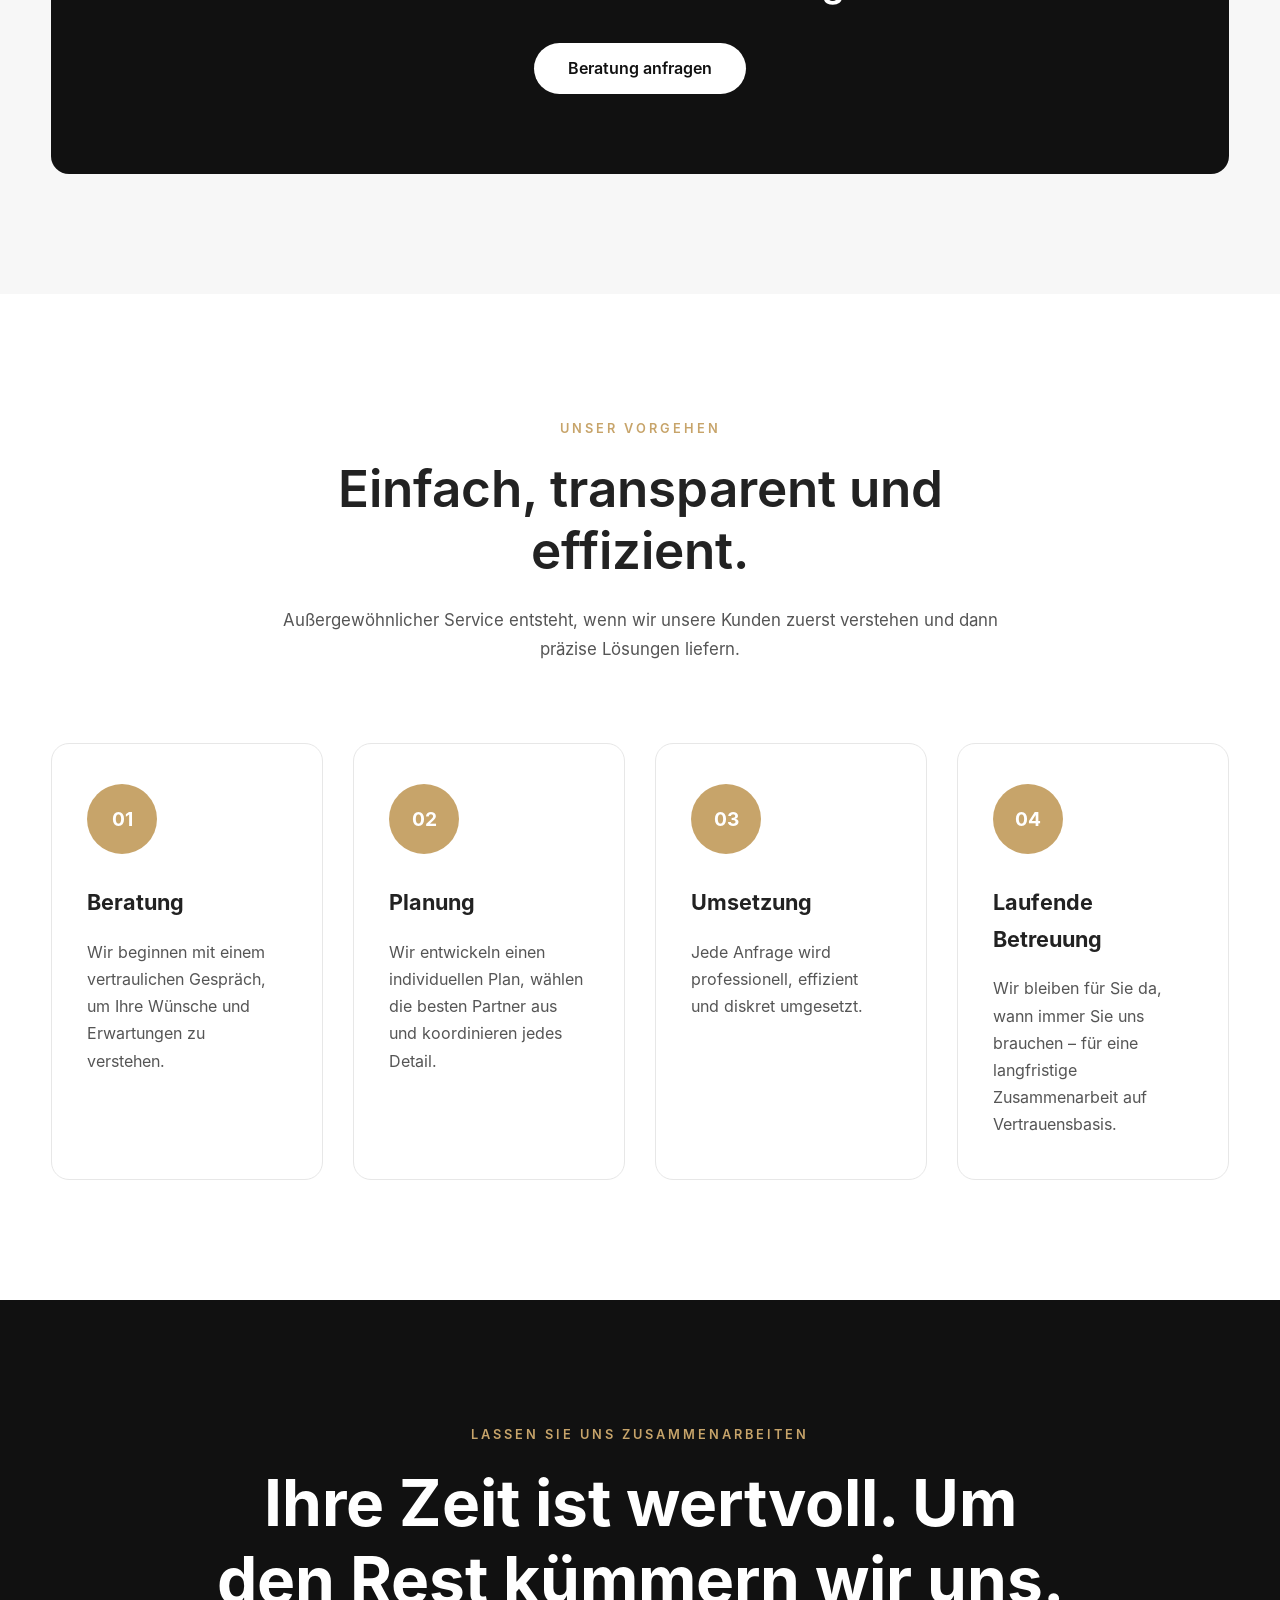
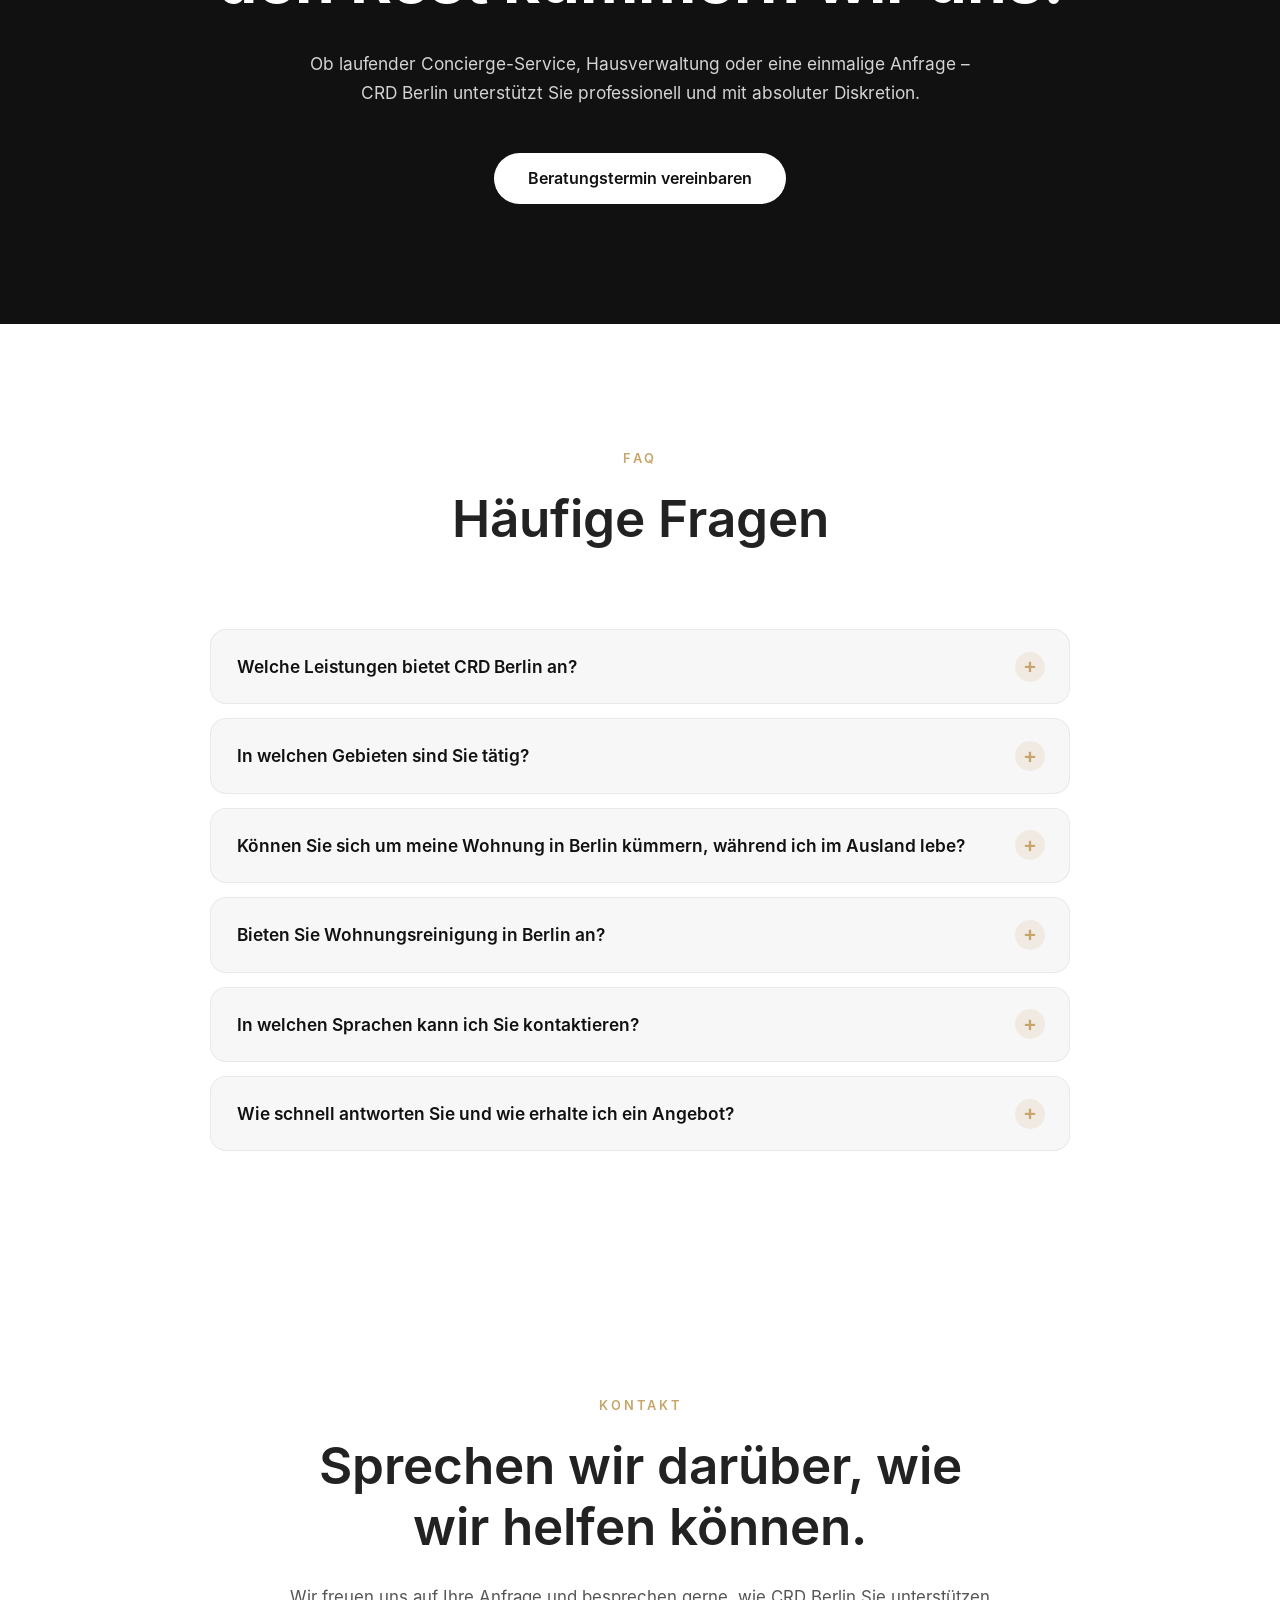
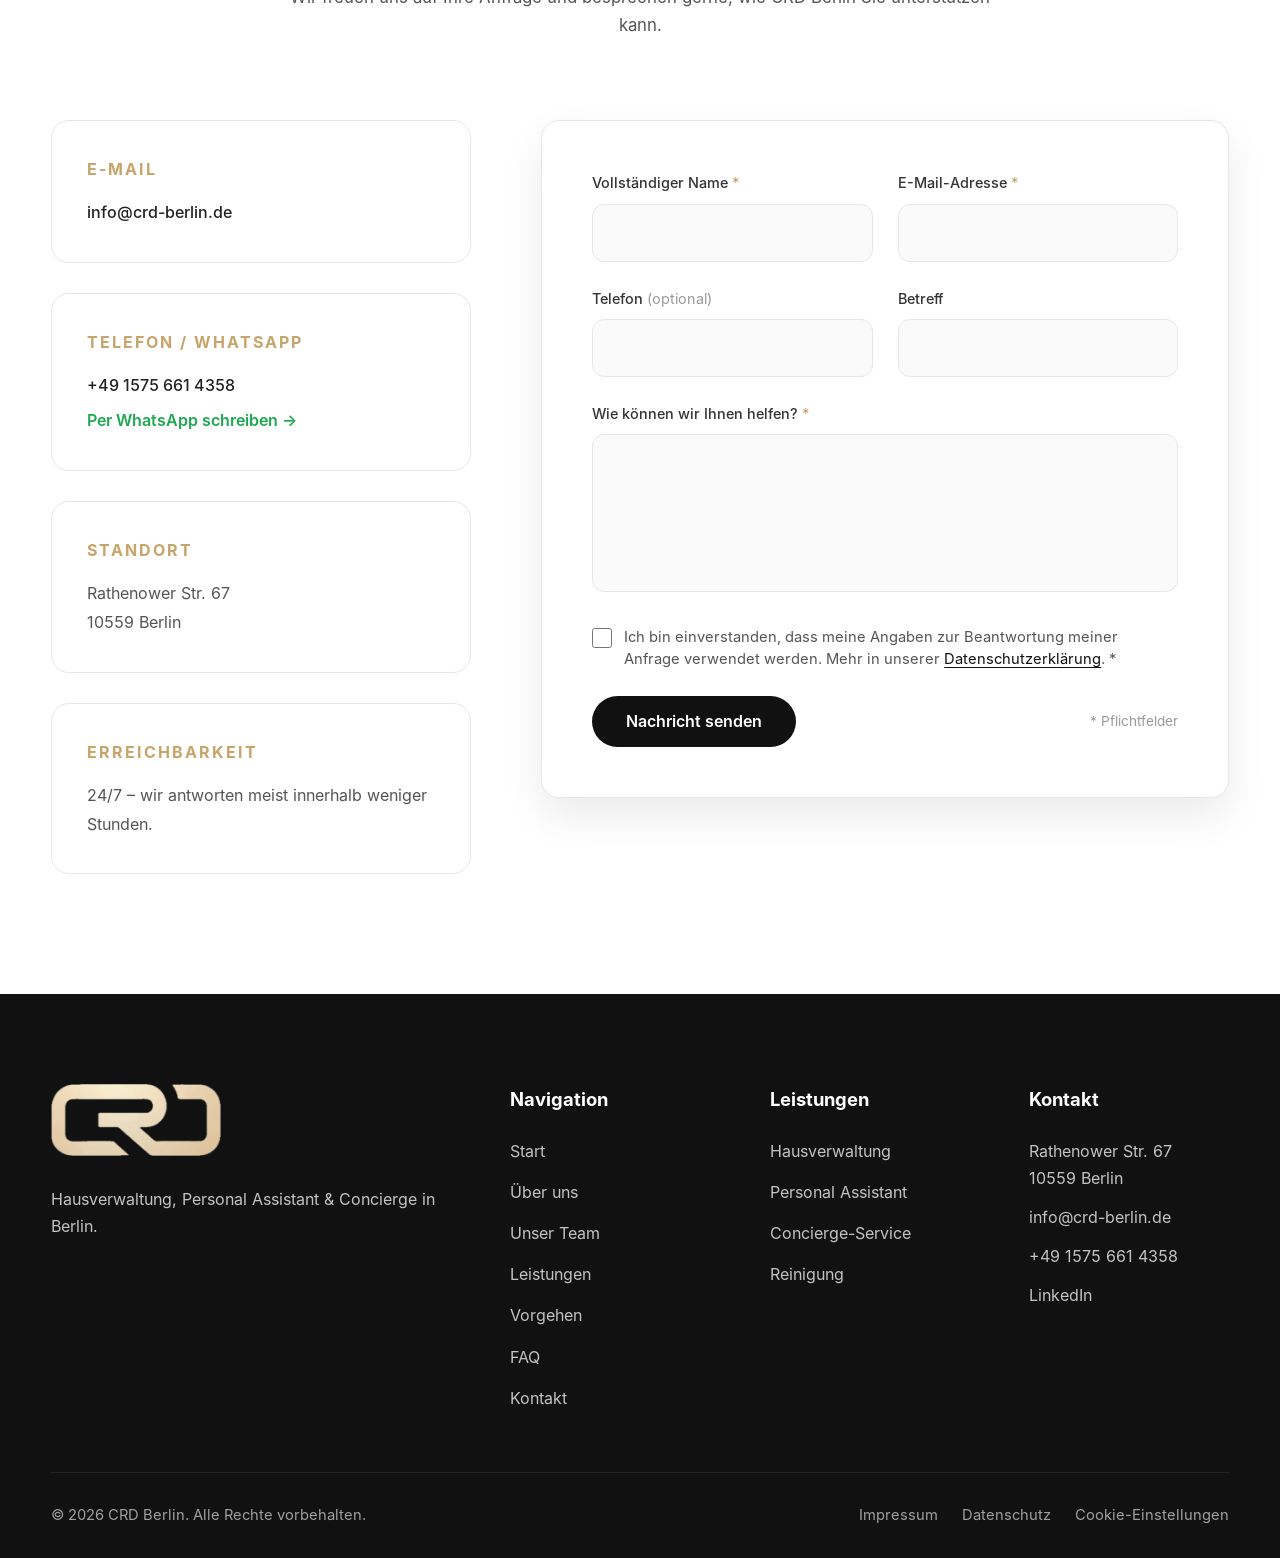
<file: de/index.html>
<!DOCTYPE html>
<html lang="de">

<head>

    <meta charset="UTF-8">
    <meta name="viewport" content="width=device-width, initial-scale=1.0">

    <title>CRD Berlin | Hausverwaltung, Personal Assistant &amp; Concierge in Berlin</title>

    <meta name="description" content="CRD Berlin: Hausverwaltung (Property Management), Personal Assistant und Concierge-Service in Berlin. Ein persönlicher Ansprechpartner für Eigentümer, Mieter und internationale Kunden – rund um die Uhr erreichbar, auf Deutsch, Englisch und Spanisch.">

    <link rel="canonical" href="https://crd-berlin.de/de/">
    <link rel="alternate" hreflang="en" href="https://crd-berlin.de/">
    <link rel="alternate" hreflang="de" href="https://crd-berlin.de/de/">
    <link rel="alternate" hreflang="es" href="https://crd-berlin.de/es/">
    <link rel="alternate" hreflang="x-default" href="https://crd-berlin.de/">

    <!-- Open Graph / social sharing -->
    <meta property="og:type" content="website">
    <meta property="og:site_name" content="CRD Berlin">
    <meta property="og:title" content="CRD Berlin | Hausverwaltung, Personal Assistant &amp; Concierge in Berlin">
    <meta property="og:description" content="CRD Berlin: Hausverwaltung (Property Management), Personal Assistant und Concierge-Service in Berlin. Ein persönlicher Ansprechpartner für Eigentümer, Mieter und internationale Kunden – rund um die Uhr erreichbar, auf Deutsch, Englisch und Spanisch.">
    <meta property="og:url" content="https://crd-berlin.de/de/">
    <meta property="og:image" content="https://crd-berlin.de/assets/images/og-image.jpg">
    <meta property="og:image:width" content="1200">
    <meta property="og:image:height" content="630">
    <meta property="og:locale" content="de_DE">
    <meta name="twitter:card" content="summary_large_image">

    <meta name="theme-color" content="#111111">

    <!-- Favicons -->
    <link rel="icon" href="../assets/images/favicon.ico" sizes="48x48">
    <link rel="icon" type="image/png" sizes="32x32" href="../assets/images/favicon-32x32.png">
    <link rel="icon" type="image/png" sizes="16x16" href="../assets/images/favicon-16x16.png">
    <link rel="apple-touch-icon" sizes="180x180" href="../assets/images/apple-touch-icon.png">
    <link rel="manifest" href="../site.webmanifest">

    <!-- Fonts are self-hosted (no requests to Google, GDPR-friendly) -->
    <link rel="preload" href="../assets/fonts/inter-400.woff" as="font" type="font/woff" crossorigin>
    <link rel="preload" href="../assets/fonts/inter-600.woff" as="font" type="font/woff" crossorigin>
    <link rel="preload" href="../assets/images/hero.webp" as="image" type="image/webp">

    <script>
        /* On the English start page, send visitors to their language (saved choice, ?lang=, or browser language) */
        (function () {
            try {
                var p = location.pathname;
                if (p !== "/" && p !== "/index.html") { return; }
                var q = new URLSearchParams(location.search).get("lang");
                if (q) { localStorage.setItem("crd-lang", q); }
                var l = q || localStorage.getItem("crd-lang") || (navigator.language || "en").slice(0, 2);
                if (l === "de" || l === "es") { location.replace("/" + l + "/" + location.hash); }
            } catch (e) {}
        })();
    </script>

    <link rel="stylesheet" href="../assets/css/style.css">
    <link rel="stylesheet" href="../assets/css/responsive.css">

    <!-- structured-data:start (generated by tools/build_languages.py) -->
    <script type="application/ld+json">
    {
      "@context": "https://schema.org",
      "@graph": [
        {
          "@type": [
            "LocalBusiness",
            "ProfessionalService"
          ],
          "@id": "https://crd-berlin.de/#business",
          "name": "CRD Berlin",
          "alternateName": [
            "Carlos Richter Dienstleistungen",
            "CRD"
          ],
          "description": "CRD Berlin: Hausverwaltung (Property Management), Personal Assistant und Concierge-Service in Berlin. Ein persönlicher Ansprechpartner für Eigentümer, Mieter und internationale Kunden – rund um die Uhr erreichbar, auf Deutsch, Englisch und Spanisch.",
          "url": "https://crd-berlin.de/",
          "logo": "https://crd-berlin.de/assets/images/logo-dark.png",
          "image": "https://crd-berlin.de/assets/images/og-image.jpg",
          "email": "info@crd-berlin.de",
          "telephone": "+49 1575 6614358",
          "address": {
            "@type": "PostalAddress",
            "streetAddress": "Rathenower Str. 67",
            "postalCode": "10559",
            "addressLocality": "Berlin",
            "addressRegion": "Berlin",
            "addressCountry": "DE"
          },
          "areaServed": {
            "@type": "City",
            "name": "Berlin"
          },
          "knowsLanguage": [
            "de",
            "en",
            "es"
          ],
          "founder": {
            "@type": "Person",
            "name": "Carlos Andrés Richter Moreno",
            "image": "https://crd-berlin.de/assets/images/carlos-richter-moreno.jpg",
            "jobTitle": "Gründer & Inhaber",
            "sameAs": [
              "https://www.linkedin.com/in/carlos-richter-moreno/"
            ]
          },
          "openingHoursSpecification": {
            "@type": "OpeningHoursSpecification",
            "dayOfWeek": [
              "Monday",
              "Tuesday",
              "Wednesday",
              "Thursday",
              "Friday",
              "Saturday",
              "Sunday"
            ],
            "opens": "00:00",
            "closes": "23:59"
          },
          "contactPoint": {
            "@type": "ContactPoint",
            "contactType": "customer service",
            "telephone": "+49 1575 6614358",
            "email": "info@crd-berlin.de",
            "availableLanguage": [
              "Deutsch",
              "Englisch",
              "Spanisch"
            ],
            "areaServed": "DE"
          },
          "hasOfferCatalog": {
            "@type": "OfferCatalog",
            "name": "Unsere Leistungen",
            "itemListElement": [
              {
                "@type": "Offer",
                "itemOffered": {
                  "@type": "Service",
                  "name": "Hausverwaltung",
                  "description": "Professionelle Betreuung Ihrer Immobilie, Koordination von Instandhaltung, Kommunikation mit Mietern, Besichtigungen und zuverlässige Unterstützung vor Ort.",
                  "areaServed": {
                    "@type": "City",
                    "name": "Berlin"
                  },
                  "provider": {
                    "@id": "https://crd-berlin.de/#business"
                  }
                }
              },
              {
                "@type": "Offer",
                "itemOffered": {
                  "@type": "Service",
                  "name": "Personal Assistant",
                  "description": "Ihr persönlicher Assistent in Berlin: Termine, Behördengänge, Korrespondenz, Verträge und Erledigungen im Alltag – zuverlässige Unterstützung, damit Sie mehr Zeit für das Wesentliche haben.",
                  "areaServed": {
                    "@type": "City",
                    "name": "Berlin"
                  },
                  "provider": {
                    "@id": "https://crd-berlin.de/#business"
                  }
                }
              },
              {
                "@type": "Offer",
                "itemOffered": {
                  "@type": "Service",
                  "name": "Concierge-Service",
                  "description": "Restaurantreservierungen, Eventplanung, Personal Shopping, Termine, Reiseorganisation und Koordination im Alltag.",
                  "areaServed": {
                    "@type": "City",
                    "name": "Berlin"
                  },
                  "provider": {
                    "@id": "https://crd-berlin.de/#business"
                  }
                }
              },
              {
                "@type": "Offer",
                "itemOffered": {
                  "@type": "Service",
                  "name": "Reinigung",
                  "description": "Regelmäßige Wohnungsreinigung, Grundreinigung sowie Ein- und Auszugsreinigung in Berlin – gründlich, zuverlässig und von uns koordiniert, auch wenn Sie nicht vor Ort sind.",
                  "areaServed": {
                    "@type": "City",
                    "name": "Berlin"
                  },
                  "provider": {
                    "@id": "https://crd-berlin.de/#business"
                  }
                }
              }
            ]
          }
        },
        {
          "@type": "WebPage",
          "@id": "https://crd-berlin.de/de/#webpage",
          "url": "https://crd-berlin.de/de/",
          "name": "CRD Berlin | Hausverwaltung, Personal Assistant & Concierge in Berlin",
          "inLanguage": "de",
          "about": {
            "@id": "https://crd-berlin.de/#business"
          }
        },
        {
          "@type": "FAQPage",
          "@id": "https://crd-berlin.de/de/#faq",
          "inLanguage": "de",
          "mainEntity": [
            {
              "@type": "Question",
              "name": "Welche Leistungen bietet CRD Berlin an?",
              "acceptedAnswer": {
                "@type": "Answer",
                "text": "CRD Berlin bietet Hausverwaltung (Property Management), Personal Assistant und Concierge-Service in Berlin. Dazu gehören die Koordination von Reparaturen und Handwerkern, die Kommunikation mit Mietern und Eigentümern, Schlüsselübergaben, die Organisation von Terminen, Behördengängen und Transport sowie persönliche Unterstützung im Alltag – alles aus einer Hand. Auf Wunsch organisieren wir auch die Wohnungsreinigung."
              }
            },
            {
              "@type": "Question",
              "name": "In welchen Gebieten sind Sie tätig?",
              "acceptedAnswer": {
                "@type": "Answer",
                "text": "Wir sind in ganz Berlin tätig. Unser Büro liegt in Moabit (Rathenower Str. 67, 10559 Berlin), nahe Mitte, Tiergarten, Wedding und Charlottenburg."
              }
            },
            {
              "@type": "Question",
              "name": "Können Sie sich um meine Wohnung in Berlin kümmern, während ich im Ausland lebe?",
              "acceptedAnswer": {
                "@type": "Answer",
                "text": "Ja. Wir sind Ihr Ansprechpartner vor Ort: regelmäßige Kontrollen, Schlüsselübergaben, Koordination von Reparaturen und Handwerkern, Reinigung vor und nach Mieterwechseln sowie die Kommunikation mit Mietern und der Hausverwaltung in Ihrem Namen."
              }
            },
            {
              "@type": "Question",
              "name": "Bieten Sie Wohnungsreinigung in Berlin an?",
              "acceptedAnswer": {
                "@type": "Answer",
                "text": "Ja. Wir organisieren regelmäßige Wohnungsreinigung, Grundreinigung sowie Ein- und Auszugsreinigung in Berlin – auf Wunsch kombiniert mit Schlüsselübergabe und Objektkontrolle."
              }
            },
            {
              "@type": "Question",
              "name": "In welchen Sprachen kann ich Sie kontaktieren?",
              "acceptedAnswer": {
                "@type": "Answer",
                "text": "Sie können uns auf Deutsch, Englisch oder Spanisch kontaktieren."
              }
            },
            {
              "@type": "Question",
              "name": "Wie schnell antworten Sie und wie erhalte ich ein Angebot?",
              "acceptedAnswer": {
                "@type": "Answer",
                "text": "Wir sind rund um die Uhr erreichbar und antworten meist innerhalb weniger Stunden. Schreiben Sie uns per WhatsApp, Telefon, E-Mail oder über das Kontaktformular – wir melden uns mit einem individuellen Angebot."
              }
            }
          ]
        }
      ]
    }
    </script>
    <!-- structured-data:end -->

</head>

<body>

<a class="skip-link" href="#main" data-i18n="skip">Zum Inhalt springen</a>

<!-- ======================================
HEADER
======================================= -->

<header class="header">

    <div class="container header-container">

        <a href="#home" class="logo" aria-label="CRD Berlin – home">
            <img id="site-logo"
                 src="../assets/images/logo-light.webp"
                 alt="CRD Berlin"
                 width="379" height="160">
        </a>

        <nav class="navigation" id="main-navigation" aria-label="Main navigation">
            <ul>
                <li><a href="#home" data-i18n="nav.home">Start</a></li>
                <li><a href="#about" data-i18n="nav.about">Über uns</a></li>
                <li><a href="#team" data-i18n="nav.team">Unser Team</a></li>
                <li><a href="#services" data-i18n="nav.services">Leistungen</a></li>
                <li><a href="#approach" data-i18n="nav.approach">Vorgehen</a></li>
                <li><a href="#contact" data-i18n="nav.contact">Kontakt</a></li>
            </ul>
        </nav>

        <div class="lang-switch" role="group" aria-label="Language / Sprache / Idioma">
            <a href="/de/" data-lang="de" hreflang="de" lang="de" aria-label="Deutsch" aria-current="true">DE</a>
            <a href="/" data-lang="en" hreflang="en" lang="en" aria-label="English">EN</a>
            <a href="/es/" data-lang="es" hreflang="es" lang="es" aria-label="Español">ES</a>
        </div>

        <a href="#contact" class="header-button" data-i18n="cta.request">Beratung anfragen</a>

        <button class="mobile-toggle"
                type="button"
                aria-label="Open navigation"
                aria-controls="main-navigation"
                aria-expanded="false">
            <span></span>
            <span></span>
            <span></span>
        </button>

    </div>

</header>

<main id="main">

<!-- ======================================
HERO
======================================= -->

<section class="hero" id="home">

    <div class="hero-overlay"></div>

    <div class="container hero-container">

        <div class="hero-content">

            <span class="hero-label" data-i18n="hero.label">Hausverwaltung · Personal Assistant · Concierge</span>

            <h1 data-i18n="hero.title">Was auch immer Sie brauchen. <span>Wir kümmern uns darum.</span></h1>

            <p data-i18n="hero.text">Wir helfen Eigentümern, Mietern, internationalen Fachkräften und Unternehmen, Zeit zu sparen – mit Hausverwaltung, Personal Assistant und Concierge-Service, diskret, zuverlässig und mit viel Liebe zum Detail.</p>

            <div class="hero-buttons">
                <a href="#contact" class="btn btn-light" data-i18n="hero.btn1">Beratung buchen</a>
                <a href="#services" class="btn btn-secondary" data-i18n="hero.btn2">Leistungen ansehen</a>
            </div>

        </div>

    </div>

    <a href="#about" class="scroll-indicator" aria-label="Scroll down">
        <span></span>
    </a>

</section>

<!-- ======================================
ABOUT
======================================= -->

<section class="about section" id="about">
    <div class="container">
        <div class="section-title">
            <span data-i18n="about.label">Über CRD Berlin</span>
            <h2 data-i18n="about.title">Vertrauenswürdige lokale Expertise mit internationalem Anspruch.</h2>
        </div>
        <div class="about-grid">
            <div class="about-content">
                <h3 data-i18n="about.subtitle">Persönliche Unterstützung, abgestimmt auf Ihren Lebensstil.</h3>
                <p data-i18n="about.p1">Bei CRD Berlin sind wir überzeugt: Außergewöhnlicher Service beginnt mit Vertrauen. Jede Anfrage behandeln wir mit absoluter Diskretion, Professionalität und Sorgfalt.</p>
                <p data-i18n="about.p2">Ob Hausverwaltung, persönliche Assistenz, Reservierungen, Unterstützung bei Behördengängen oder einfach jemand vor Ort, auf den Sie sich verlassen können – unser Ziel ist immer dasselbe.</p>
            </div>
            <aside class="about-note">
                <span data-i18n="about.promise">Unser Versprechen</span>
                <p data-i18n="about.quote">„Ihr Leben zu vereinfachen, damit Sie sich auf das Wesentliche konzentrieren können.“</p>
                <small>CRD Berlin</small>
            </aside>
        </div>
    </div>
</section>

<!-- ======================================
TEAM
======================================= -->

<section class="team section" id="team">
    <div class="container">
        <div class="section-title">
            <span data-i18n="nav.team">Unser Team</span>
            <h2 data-i18n="team.title">Persönlicher Service – von echten Menschen.</h2>
            <p data-i18n="team.text">Lernen Sie die Menschen hinter CRD Berlin kennen. Wir bieten aufmerksame Unterstützung vor Ort – basierend auf Vertrauen, Diskretion und einem echten Gespür dafür, was das Leben in Berlin leichter macht.</p>
        </div>
        <div class="team-grid">
            <article class="team-card">
                <picture>
                    <source srcset="../assets/images/caroline.webp" type="image/webp">
                    <img src="../assets/images/caroline.jpg" alt="Caroline, co-founder of CRD Berlin" loading="lazy" decoding="async" width="865" height="1400">
                </picture>
                <div class="team-card-copy">
                    <h3>Caroline</h3>
                    <p data-i18n="team.caroline">Mitgründerin · Unterstützung vor Ort mit persönlicher Note</p>
                </div>
            </article>
            <article class="team-card">
                <picture>
                    <source srcset="../assets/images/co-founder.webp?v=2" type="image/webp">
                    <img src="../assets/images/co-founder.jpg?v=2" alt="Carlos, founder of CRD Berlin" loading="lazy" decoding="async" width="993" height="1400">
                </picture>
                <div class="team-card-copy">
                    <h3>Carlos</h3>
                    <p data-i18n="team.carlos">Gründer</p>
                </div>
            </article>
        </div>
    </div>
</section>

<!-- ======================================
SERVICES
======================================= -->

<section class="services section" id="services">

    <div class="container">

        <div class="section-title">
            <span data-i18n="services.label">Unsere Leistungen</span>
            <h2 data-i18n="services.title">Maßgeschneiderte Lösungen für Ihr Leben in Berlin.</h2>
            <p data-i18n="services.text">Jede Leistung ist darauf ausgelegt, Aufwand zu reduzieren, wertvolle Zeit zu sparen und Ihnen volle Sorgenfreiheit zu geben.</p>
        </div>

        <div class="services-grid">
            <article class="service-card">
                <div class="service-icon" aria-hidden="true">
                    <svg viewBox="0 0 24 24"><path d="M3 11.5 12 4l9 7.5M5.5 9.5V20h13V9.5M10 20v-5h4v5"/></svg>
                </div>
                <h3 data-i18n="s2.title">Hausverwaltung</h3>
                <p data-i18n="s2.text">Professionelle Betreuung Ihrer Immobilie, Koordination von Instandhaltung, Kommunikation mit Mietern, Besichtigungen und zuverlässige Unterstützung vor Ort.</p>
                <a href="#contact" class="service-link" data-service="Property Management" data-i18n="services.link">Jetzt anfragen <span aria-hidden="true">→</span></a>
            </article>

            <article class="service-card">
                <div class="service-icon" aria-hidden="true">
                    <svg viewBox="0 0 24 24"><path d="m12 3 2.6 5.6 6 .7-4.5 4.1 1.2 6L12 16.4 6.7 19.4l1.2-6L3.4 9.3l6-.7z"/></svg>
                </div>
                <h3 data-i18n="s4.title">Personal Assistant</h3>
                <p data-i18n="s4.text">Ihr persönlicher Assistent in Berlin: Termine, Behördengänge, Korrespondenz, Verträge und Erledigungen im Alltag – zuverlässige Unterstützung, damit Sie mehr Zeit für das Wesentliche haben.</p>
                <a href="#contact" class="service-link" data-service="Personal Assistant" data-i18n="services.link">Jetzt anfragen <span aria-hidden="true">→</span></a>
            </article>

            <article class="service-card">
                <div class="service-icon" aria-hidden="true">
                    <svg viewBox="0 0 24 24"><path d="M3 18h18M5 18a7 7 0 0 1 14 0M12 8V6m-2 0h4"/></svg>
                </div>
                <h3 data-i18n="s1.title">Concierge-Service</h3>
                <p data-i18n="s1.text">Restaurantreservierungen, Eventplanung, Personal Shopping, Termine, Reiseorganisation und Koordination im Alltag.</p>
                <a href="#contact" class="service-link" data-service="Concierge Services" data-i18n="services.link">Jetzt anfragen <span aria-hidden="true">→</span></a>
            </article>

            <article class="service-card">
                <div class="service-icon" aria-hidden="true">
                    <svg viewBox="0 0 24 24"><path d="M12 3l1.6 3.9L17.5 8.5l-3.9 1.6L12 14l-1.6-3.9L6.5 8.5l3.9-1.6zM18 14.5l.8 1.9 1.9.8-1.9.8-.8 1.9-.8-1.9-1.9-.8 1.9-.8zM6 15l.6 1.4 1.4.6-1.4.6L6 19l-.6-1.4L4 17l1.4-.6z"/></svg>
                </div>
                <h3 data-i18n="s5.title">Reinigung</h3>
                <p data-i18n="s5.text">Regelmäßige Wohnungsreinigung, Grundreinigung sowie Ein- und Auszugsreinigung in Berlin – gründlich, zuverlässig und von uns koordiniert, auch wenn Sie nicht vor Ort sind.</p>
                <a href="#contact" class="service-link" data-service="Cleaning Services" data-i18n="services.link">Jetzt anfragen <span aria-hidden="true">→</span></a>
            </article>

        </div>

        <div class="services-cta">
            <p data-i18n="services.ctaq">Nicht genau das Richtige dabei?</p>
            <h3 data-i18n="services.ctah">Jede Anfrage ist einzigartig. Gerne besprechen wir mit Ihnen eine individuelle Lösung.</h3>
            <a href="#contact" class="btn btn-light" data-i18n="cta.request">Beratung anfragen</a>
        </div>

    </div>

</section>

<!-- ======================================
OUR APPROACH
======================================= -->

<section class="approach section" id="approach">

    <div class="container">

        <div class="section-title">
            <span data-i18n="approach.label">Unser Vorgehen</span>
            <h2 data-i18n="approach.title">Einfach, transparent und effizient.</h2>
            <p data-i18n="approach.text">Außergewöhnlicher Service entsteht, wenn wir unsere Kunden zuerst verstehen und dann präzise Lösungen liefern.</p>
        </div>

        <div class="approach-grid">

            <article class="approach-card">
                <div class="step">01</div>
                <h3 data-i18n="step1.title">Beratung</h3>
                <p data-i18n="step1.text">Wir beginnen mit einem vertraulichen Gespräch, um Ihre Wünsche und Erwartungen zu verstehen.</p>
            </article>

            <article class="approach-card">
                <div class="step">02</div>
                <h3 data-i18n="step2.title">Planung</h3>
                <p data-i18n="step2.text">Wir entwickeln einen individuellen Plan, wählen die besten Partner aus und koordinieren jedes Detail.</p>
            </article>

            <article class="approach-card">
                <div class="step">03</div>
                <h3 data-i18n="step3.title">Umsetzung</h3>
                <p data-i18n="step3.text">Jede Anfrage wird professionell, effizient und diskret umgesetzt.</p>
            </article>

            <article class="approach-card">
                <div class="step">04</div>
                <h3 data-i18n="step4.title">Laufende Betreuung</h3>
                <p data-i18n="step4.text">Wir bleiben für Sie da, wann immer Sie uns brauchen – für eine langfristige Zusammenarbeit auf Vertrauensbasis.</p>
            </article>

        </div>

    </div>

</section>

<!-- ======================================
CALL TO ACTION
======================================= -->

<section class="cta section">

    <div class="container">

        <div class="cta-content">
            <span data-i18n="cta.label">Lassen Sie uns zusammenarbeiten</span>
            <h2 data-i18n="cta.title">Ihre Zeit ist wertvoll. Um den Rest kümmern wir uns.</h2>
            <p data-i18n="cta.text">Ob laufender Concierge-Service, Hausverwaltung oder eine einmalige Anfrage – CRD Berlin unterstützt Sie professionell und mit absoluter Diskretion.</p>
            <a href="#contact" class="btn btn-light" data-i18n="cta.btn">Beratungstermin vereinbaren</a>
        </div>

    </div>

</section>

<!-- ======================================
CONTACT
======================================= -->

<section class="faq section" id="faq">

    <div class="container">

        <div class="section-title">
            <span data-i18n="faq.label">FAQ</span>
            <h2 data-i18n="faq.title">Häufige Fragen</h2>
        </div>

        <div class="faq-list">

            <details class="faq-item">
                <summary data-i18n="faq.q1">Welche Leistungen bietet CRD Berlin an?</summary>
                <p data-i18n="faq.a1">CRD Berlin bietet Hausverwaltung (Property Management), Personal Assistant und Concierge-Service in Berlin. Dazu gehören die Koordination von Reparaturen und Handwerkern, die Kommunikation mit Mietern und Eigentümern, Schlüsselübergaben, die Organisation von Terminen, Behördengängen und Transport sowie persönliche Unterstützung im Alltag – alles aus einer Hand. Auf Wunsch organisieren wir auch die Wohnungsreinigung.</p>
            </details>

            <details class="faq-item">
                <summary data-i18n="faq.q2">In welchen Gebieten sind Sie tätig?</summary>
                <p data-i18n="faq.a2">Wir sind in ganz Berlin tätig. Unser Büro liegt in Moabit (Rathenower Str. 67, 10559 Berlin), nahe Mitte, Tiergarten, Wedding und Charlottenburg.</p>
            </details>

            <details class="faq-item">
                <summary data-i18n="faq.q3">Können Sie sich um meine Wohnung in Berlin kümmern, während ich im Ausland lebe?</summary>
                <p data-i18n="faq.a3">Ja. Wir sind Ihr Ansprechpartner vor Ort: regelmäßige Kontrollen, Schlüsselübergaben, Koordination von Reparaturen und Handwerkern, Reinigung vor und nach Mieterwechseln sowie die Kommunikation mit Mietern und der Hausverwaltung in Ihrem Namen.</p>
            </details>

            <details class="faq-item">
                <summary data-i18n="faq.q4">Bieten Sie Wohnungsreinigung in Berlin an?</summary>
                <p data-i18n="faq.a4">Ja. Wir organisieren regelmäßige Wohnungsreinigung, Grundreinigung sowie Ein- und Auszugsreinigung in Berlin – auf Wunsch kombiniert mit Schlüsselübergabe und Objektkontrolle.</p>
            </details>

            <details class="faq-item">
                <summary data-i18n="faq.q5">In welchen Sprachen kann ich Sie kontaktieren?</summary>
                <p data-i18n="faq.a5">Sie können uns auf Deutsch, Englisch oder Spanisch kontaktieren.</p>
            </details>

            <details class="faq-item">
                <summary data-i18n="faq.q6">Wie schnell antworten Sie und wie erhalte ich ein Angebot?</summary>
                <p data-i18n="faq.a6">Wir sind rund um die Uhr erreichbar und antworten meist innerhalb weniger Stunden. Schreiben Sie uns per WhatsApp, Telefon, E-Mail oder über das Kontaktformular – wir melden uns mit einem individuellen Angebot.</p>
            </details>

        </div>

    </div>

</section>

<section class="contact section" id="contact">

    <div class="container">

        <div class="section-title">
            <span data-i18n="nav.contact">Kontakt</span>
            <h2 data-i18n="contact.title">Sprechen wir darüber, wie wir helfen können.</h2>
            <p data-i18n="contact.text">Wir freuen uns auf Ihre Anfrage und besprechen gerne, wie CRD Berlin Sie unterstützen kann.</p>
        </div>

        <div class="contact-grid">

            <!-- CONTACT INFO -->

            <div class="contact-information">

                <div class="contact-item">
                    <h3 data-i18n="contact.email">E-Mail</h3>
                    <p><a href="mailto:info@crd-berlin.de">info@crd-berlin.de</a></p>
                </div>

                <div class="contact-item">
                    <h3 data-i18n="contact.phone">Telefon / WhatsApp</h3>
                    <p>
                        <a href="tel:+4915756614358">+49 1575 661 4358</a><br>
                        <a class="whatsapp-link js-whatsapp" href="https://wa.me/4915756614358" target="_blank" rel="noopener" data-i18n="contact.wa">Per WhatsApp schreiben <span aria-hidden="true">→</span></a>
                    </p>
                </div>

                <div class="contact-item">
                    <h3 data-i18n="contact.location">Standort</h3>
                    <p>Rathenower Str. 67<br>10559 Berlin</p>
                </div>

                <div class="contact-item">
                    <h3 data-i18n="contact.availability">Erreichbarkeit</h3>
                    <p data-i18n="contact.reply">24/7 – wir antworten meist innerhalb weniger Stunden.</p>
                </div>

            </div>

            <!-- FORM -->

            <div class="contact-form-container">

                <form class="contact-form"
                      id="contact-form"
                      action="https://formsubmit.co/212dc6ca666d0012a8359f24960a541a"
                      method="POST"
                      novalidate>

                    <!-- FormSubmit settings -->
                    <input type="hidden" name="_subject" value="New enquiry from crd-berlin.de">
                    <input type="hidden" name="_template" value="table">
                    <input type="hidden" name="_captcha" value="false">
                    <input type="hidden" name="_next" value="https://crd-berlin.de/thank-you.html">

                    <!-- Spam trap: real visitors never see or fill this -->
                    <div class="hp-field" aria-hidden="true">
                        <label for="cf-honey">Leave this field empty</label>
                        <input type="text" id="cf-honey" name="_honey" tabindex="-1" autocomplete="off">
                    </div>

                    <div class="form-row">
                        <div class="form-group">
                            <label for="cf-name" data-i18n="form.name">Vollständiger Name <span aria-hidden="true">*</span></label>
                            <input type="text" id="cf-name" name="name" autocomplete="name" required maxlength="120">
                        </div>

                        <div class="form-group">
                            <label for="cf-email" data-i18n="form.email">E-Mail-Adresse <span aria-hidden="true">*</span></label>
                            <input type="email" id="cf-email" name="email" autocomplete="email" required maxlength="160">
                        </div>
                    </div>

                    <div class="form-row">
                        <div class="form-group">
                            <label for="cf-phone" data-i18n="form.phone">Telefon <span class="optional">(optional)</span></label>
                            <input type="tel" id="cf-phone" name="phone" autocomplete="tel" maxlength="40">
                        </div>

                        <div class="form-group">
                            <label for="cf-subject" data-i18n="form.subject">Betreff</label>
                            <input type="text" id="cf-subject" name="subject" maxlength="160">
                        </div>
                    </div>

                    <div class="form-group">
                        <label for="cf-message" data-i18n="form.message">Wie können wir Ihnen helfen? <span aria-hidden="true">*</span></label>
                        <textarea id="cf-message" name="message" rows="6" required maxlength="5000"></textarea>
                    </div>

                    <div class="form-check">
                        <input type="checkbox" id="cf-privacy" name="privacy_consent" value="yes" required>
                        <label for="cf-privacy" data-i18n="form.privacy">Ich bin einverstanden, dass meine Angaben zur Beantwortung meiner Anfrage verwendet werden. Mehr in unserer <a href="../privacy.html">Datenschutzerklärung</a>. <span aria-hidden="true">*</span></label>
                    </div>

                    <div class="form-actions">
                        <button type="submit" class="btn btn-primary">
                            <span class="btn-label" data-i18n="form.send">Nachricht senden</span>
                        </button>
                        <p class="form-note" data-i18n="form.required">* Pflichtfelder</p>
                    </div>

                    <div class="form-status" role="status" aria-live="polite" hidden></div>

                </form>

            </div>

        </div>

    </div>

</section>

</main>

<!-- ======================================
FOOTER
======================================= -->

<footer class="footer">

    <div class="container">

        <div class="footer-grid">

            <div class="footer-column">
                <img src="../assets/images/logo-light.webp"
                     alt="CRD Berlin"
                     class="footer-logo"
                     width="379" height="160"
                     loading="lazy">
                <p data-i18n="footer.claim">Hausverwaltung, Personal Assistant &amp; Concierge in Berlin.</p>
            </div>

            <div class="footer-column">
                <h3 data-i18n="footer.nav">Navigation</h3>
                <ul>
                    <li><a href="#home" data-i18n="nav.home">Start</a></li>
                    <li><a href="#about" data-i18n="nav.about">Über uns</a></li>
                    <li><a href="#team" data-i18n="nav.team">Unser Team</a></li>
                    <li><a href="#services" data-i18n="nav.services">Leistungen</a></li>
                    <li><a href="#approach" data-i18n="nav.approach">Vorgehen</a></li>
                    <li><a href="#faq" data-i18n="faq.label">FAQ</a></li>
                    <li><a href="#contact" data-i18n="nav.contact">Kontakt</a></li>
                </ul>
            </div>

            <div class="footer-column">
                <h3 data-i18n="nav.services">Leistungen</h3>
                <ul>
                    <li><a href="#services" data-i18n="s2.title">Hausverwaltung</a></li>
                    <li><a href="#services" data-i18n="s4.title">Personal Assistant</a></li>
                    <li><a href="#services" data-i18n="s1.title">Concierge-Service</a></li>
                    <li><a href="#services" data-i18n="s5.title">Reinigung</a></li>
                </ul>
            </div>

            <div class="footer-column">
                <h3 data-i18n="nav.contact">Kontakt</h3>
                <p>Rathenower Str. 67<br>10559 Berlin</p>
                <p><a href="mailto:info@crd-berlin.de">info@crd-berlin.de</a></p>
                <p><a href="tel:+4915756614358">+49 1575 661 4358</a></p>
                <p><a href="https://www.linkedin.com/in/carlos-richter-moreno/" target="_blank" rel="noopener me">LinkedIn</a></p>
            </div>

        </div>

        <div class="footer-bottom">
            <p>© <span id="year">2026</span> CRD Berlin. <span data-i18n="footer.rights">Alle Rechte vorbehalten.</span></p>
            <ul class="footer-legal">
                <li><a href="../impressum.html">Impressum</a></li>
                <li><a href="../privacy.html" data-i18n="footer.privacy">Datenschutz</a></li>
                <li><button type="button" class="link-button js-cookie-settings" data-i18n="footer.cookies">Cookie-Einstellungen</button></li>
            </ul>
        </div>

    </div>

</footer>

<!-- ======================================
FLOATING BUTTONS
======================================= -->

<a href="#home" class="back-to-top" aria-label="Back to top">↑</a>

<a href="https://wa.me/4915756614358"
   class="whatsapp-button js-whatsapp"
   target="_blank"
   rel="noopener"
   aria-label="Chat with us on WhatsApp">
    <svg viewBox="0 0 32 32" aria-hidden="true" focusable="false">
        <path fill="#fff" d="M16.04 3C8.86 3 3.03 8.82 3.03 16c0 2.3.6 4.53 1.74 6.5L3 29l6.68-1.75A12.95 12.95 0 0 0 16.04 29C23.2 29 29 23.18 29 16S23.2 3 16.04 3zm0 23.8c-2 0-3.95-.54-5.65-1.55l-.4-.24-3.96 1.04 1.06-3.86-.26-.4A10.76 10.76 0 0 1 5.2 16c0-5.97 4.86-10.83 10.84-10.83 5.97 0 10.8 4.86 10.8 10.83 0 5.98-4.84 10.8-10.8 10.8zm5.94-8.1c-.33-.16-1.93-.95-2.23-1.06-.3-.11-.52-.16-.73.17-.22.32-.84 1.05-1.03 1.27-.19.22-.38.24-.7.08-.33-.16-1.38-.51-2.62-1.62-.97-.86-1.62-1.93-1.81-2.25-.19-.33-.02-.5.14-.66.15-.15.33-.38.49-.57.16-.19.22-.33.33-.54.1-.22.05-.41-.03-.57-.08-.16-.73-1.77-1-2.42-.27-.64-.54-.55-.73-.56h-.63c-.22 0-.57.08-.87.41-.3.32-1.14 1.11-1.14 2.72 0 1.6 1.17 3.15 1.33 3.37.16.21 2.3 3.5 5.56 4.91.78.34 1.38.54 1.86.69.78.25 1.49.21 2.05.13.63-.09 1.93-.79 2.2-1.55.27-.76.27-1.42.19-1.55-.08-.14-.3-.22-.62-.38z"/>
    </svg>
</a>

<!-- ======================================
COOKIE BANNER
======================================= -->

<div class="cookie-banner" id="cookie-banner" role="dialog" aria-live="polite" aria-label="Cookie notice" hidden>
    <p data-i18n="cookie.text">Mit Ihrer Zustimmung nutzen wir Microsoft Clarity, um zu verstehen, wie Besucher die Website nutzen (Heatmaps und Sitzungsaufzeichnungen). <a href="../privacy.html">Mehr erfahren</a></p>
    <div class="cookie-actions">
        <button type="button" class="cookie-btn cookie-btn-ghost" data-consent="essential" data-i18n="cookie.essential">Nur notwendige</button>
        <button type="button" class="cookie-btn" data-consent="all" data-i18n="cookie.accept">Akzeptieren</button>
    </div>
</div>

<script src="../assets/js/i18n.js" defer></script>
<script src="../assets/js/main.js" defer></script>

</body>

</html>
</file>
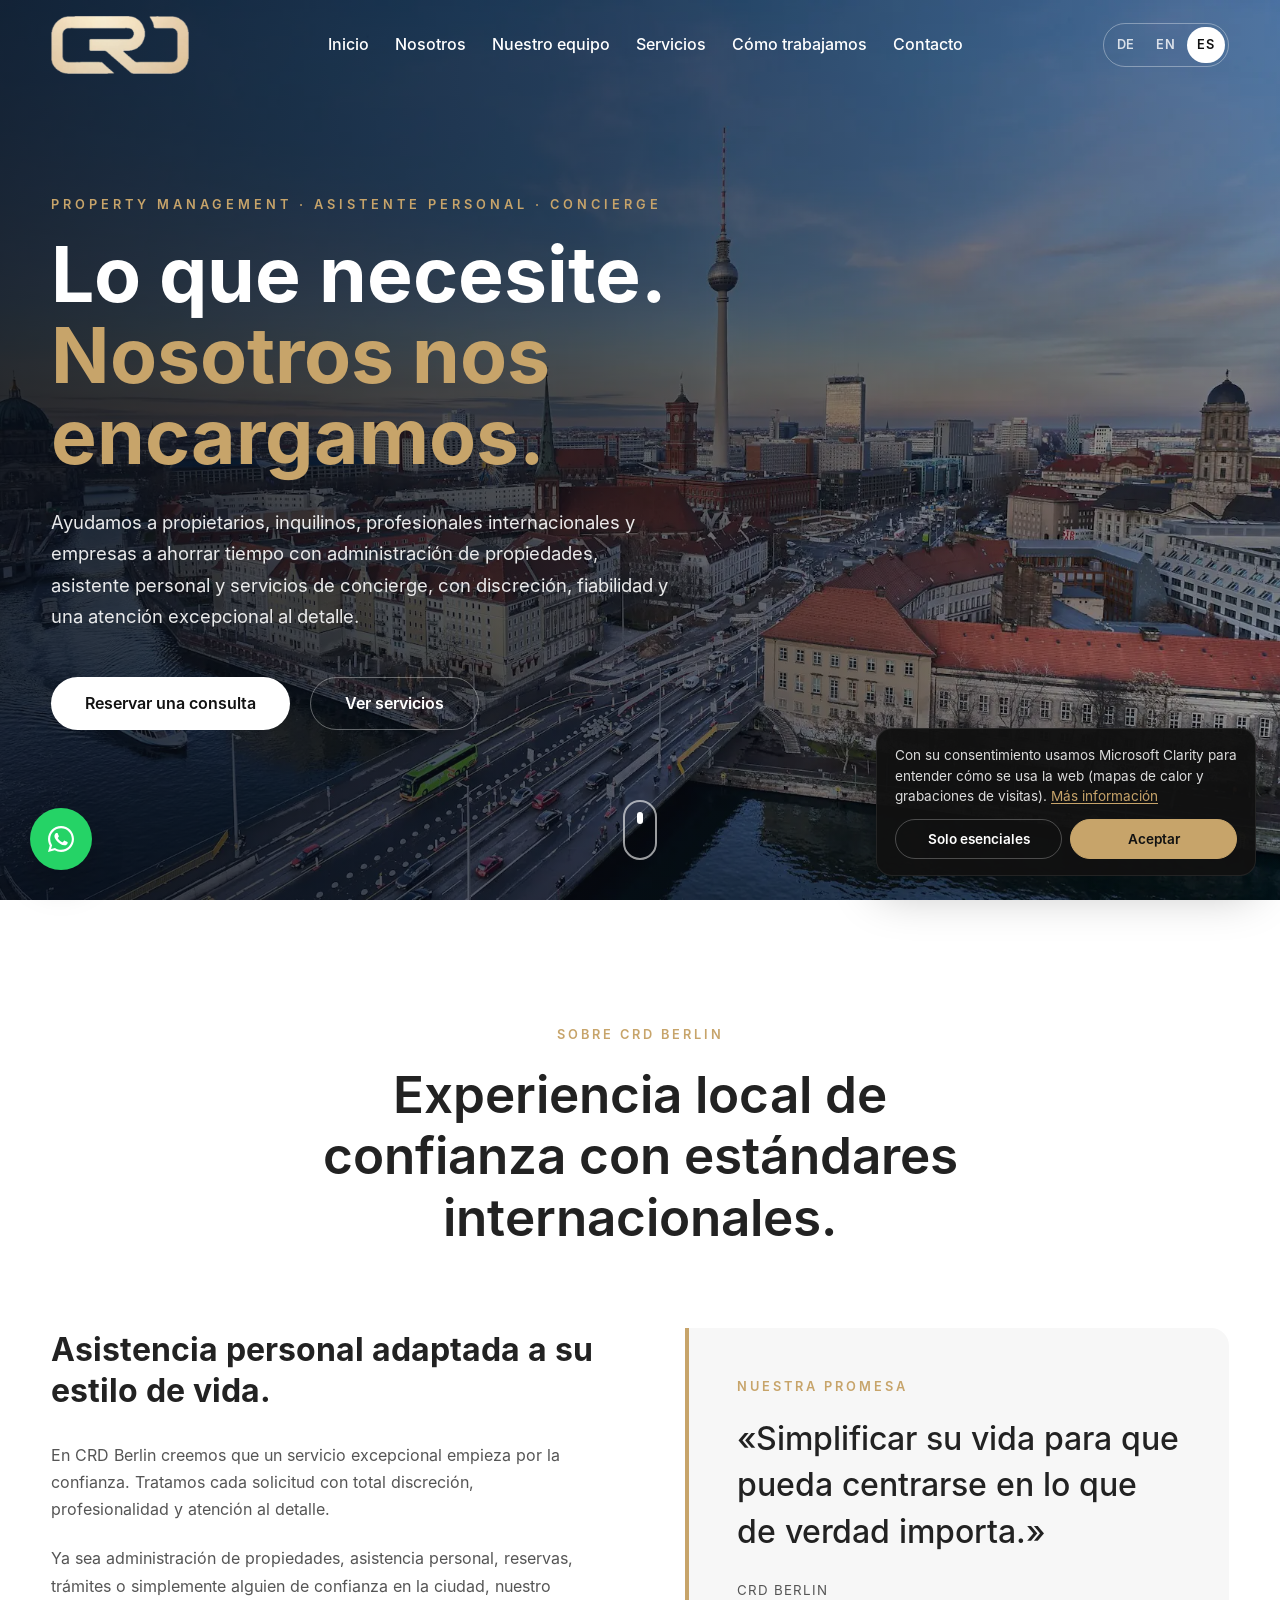
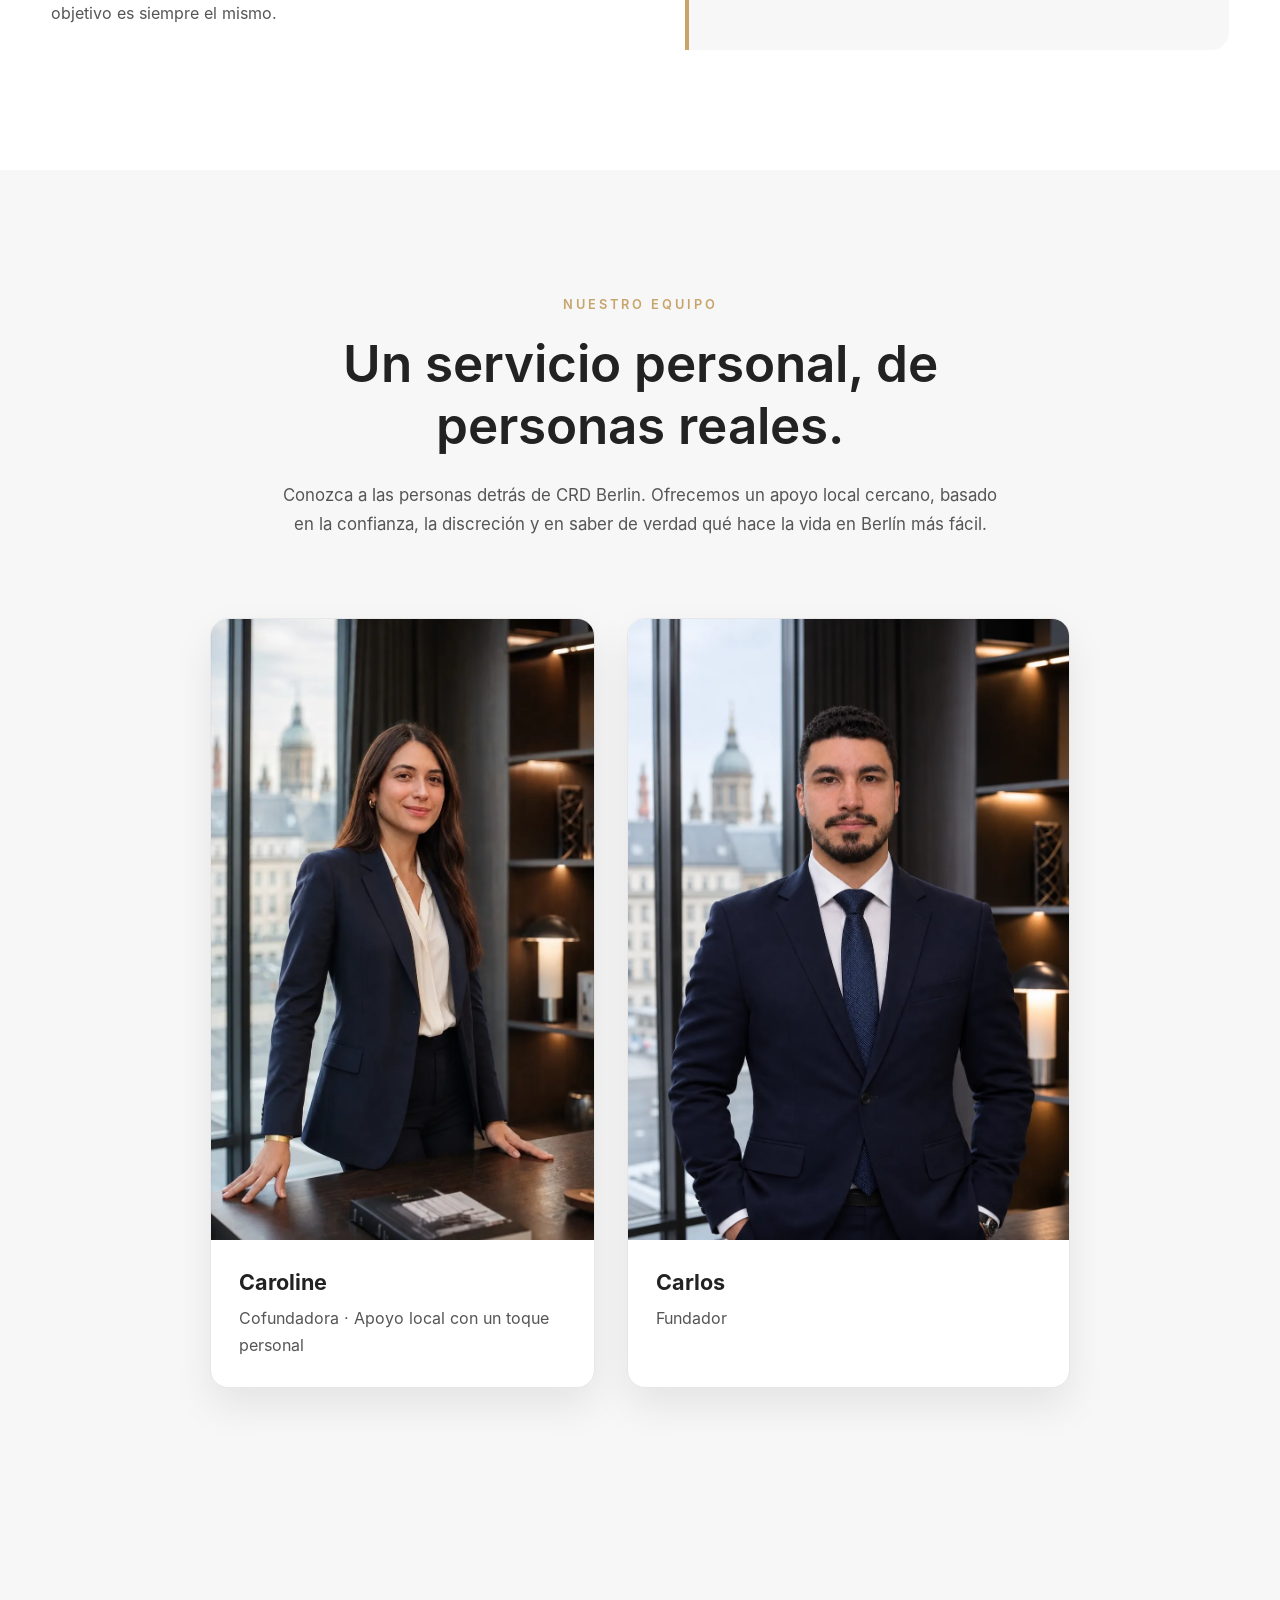
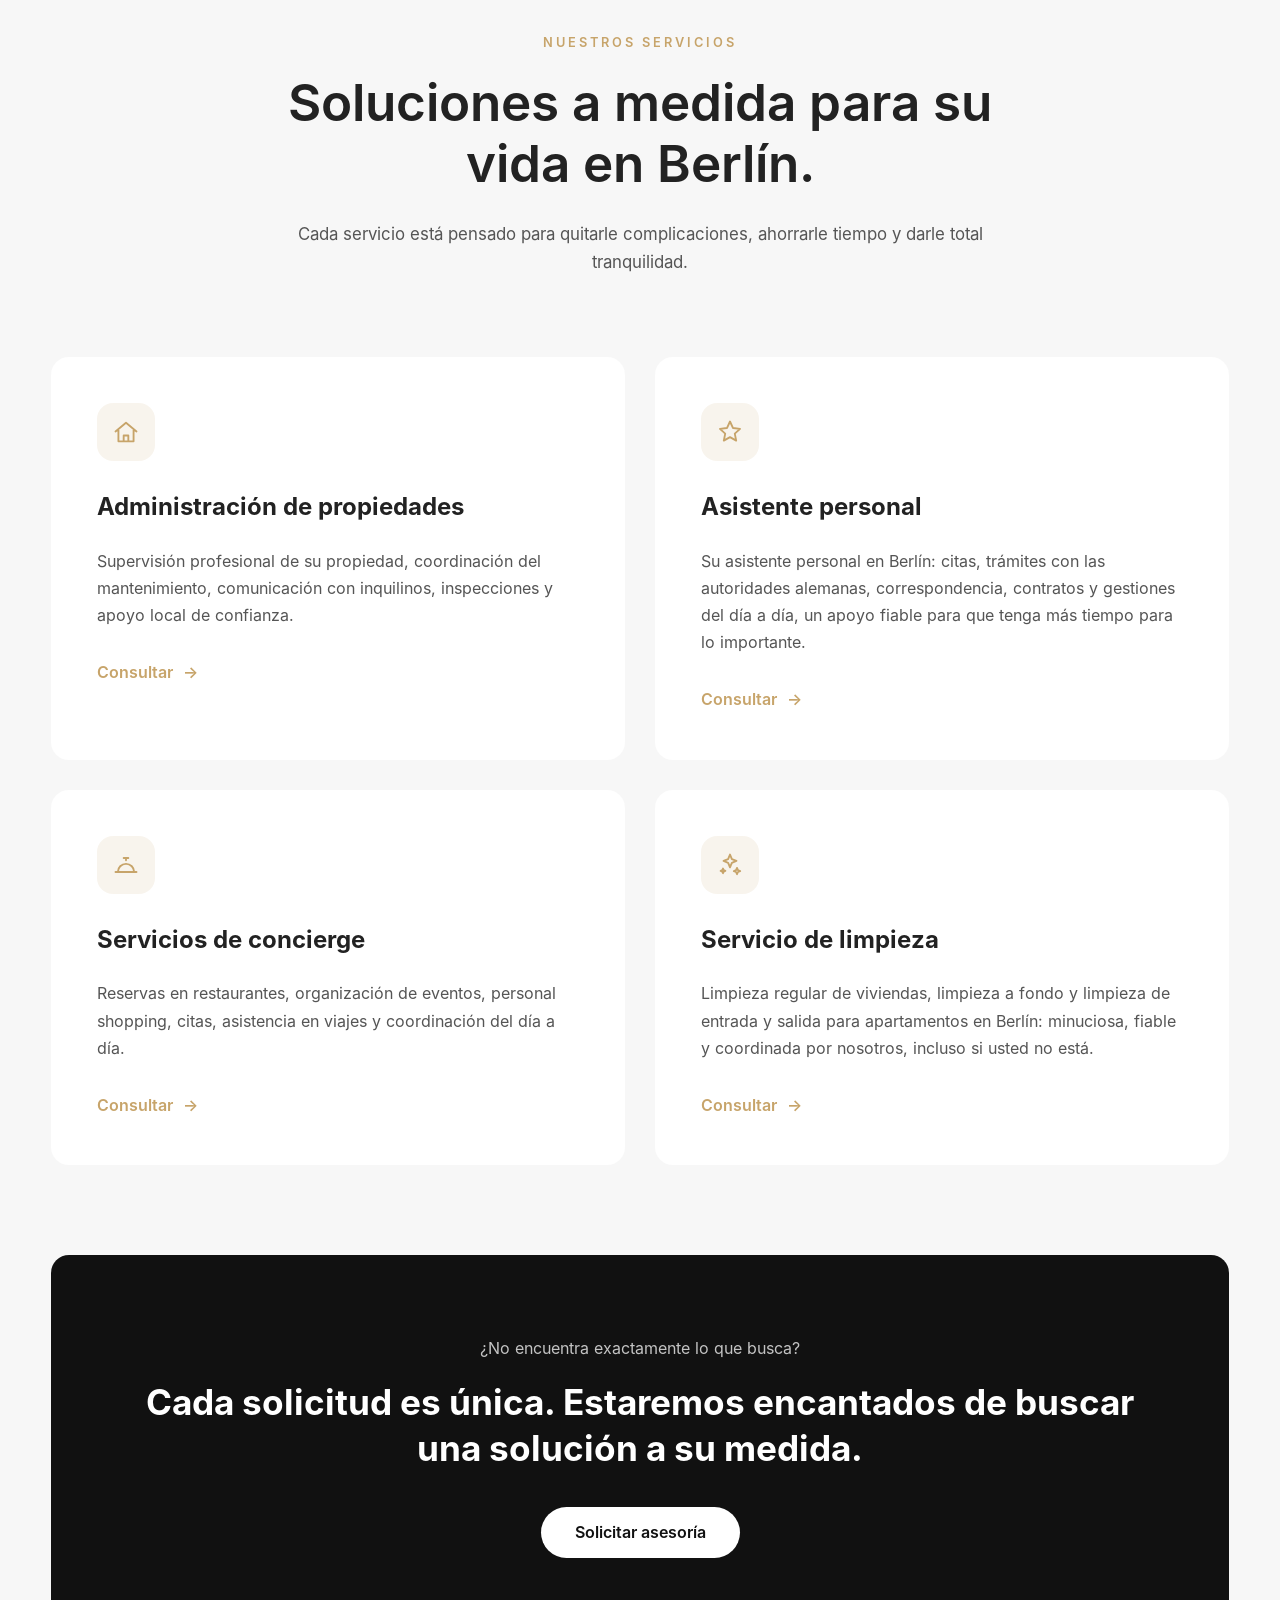
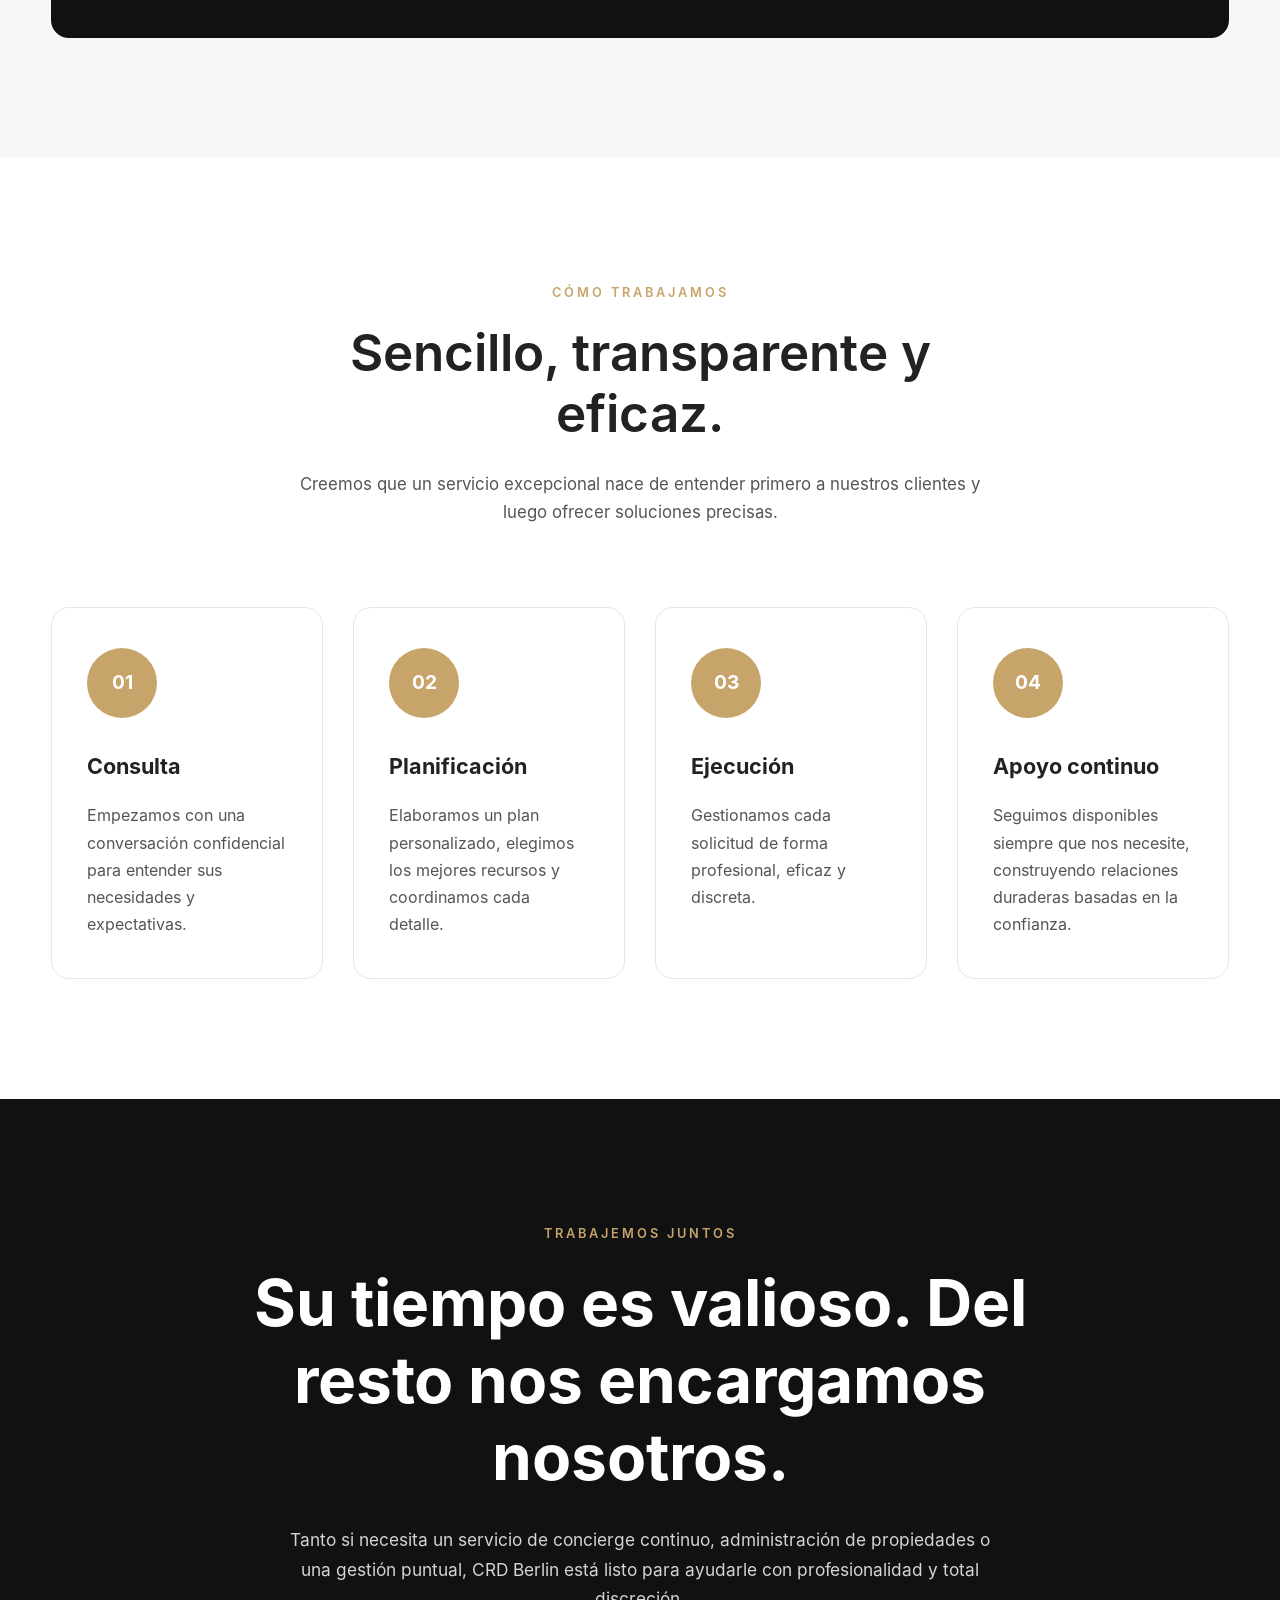
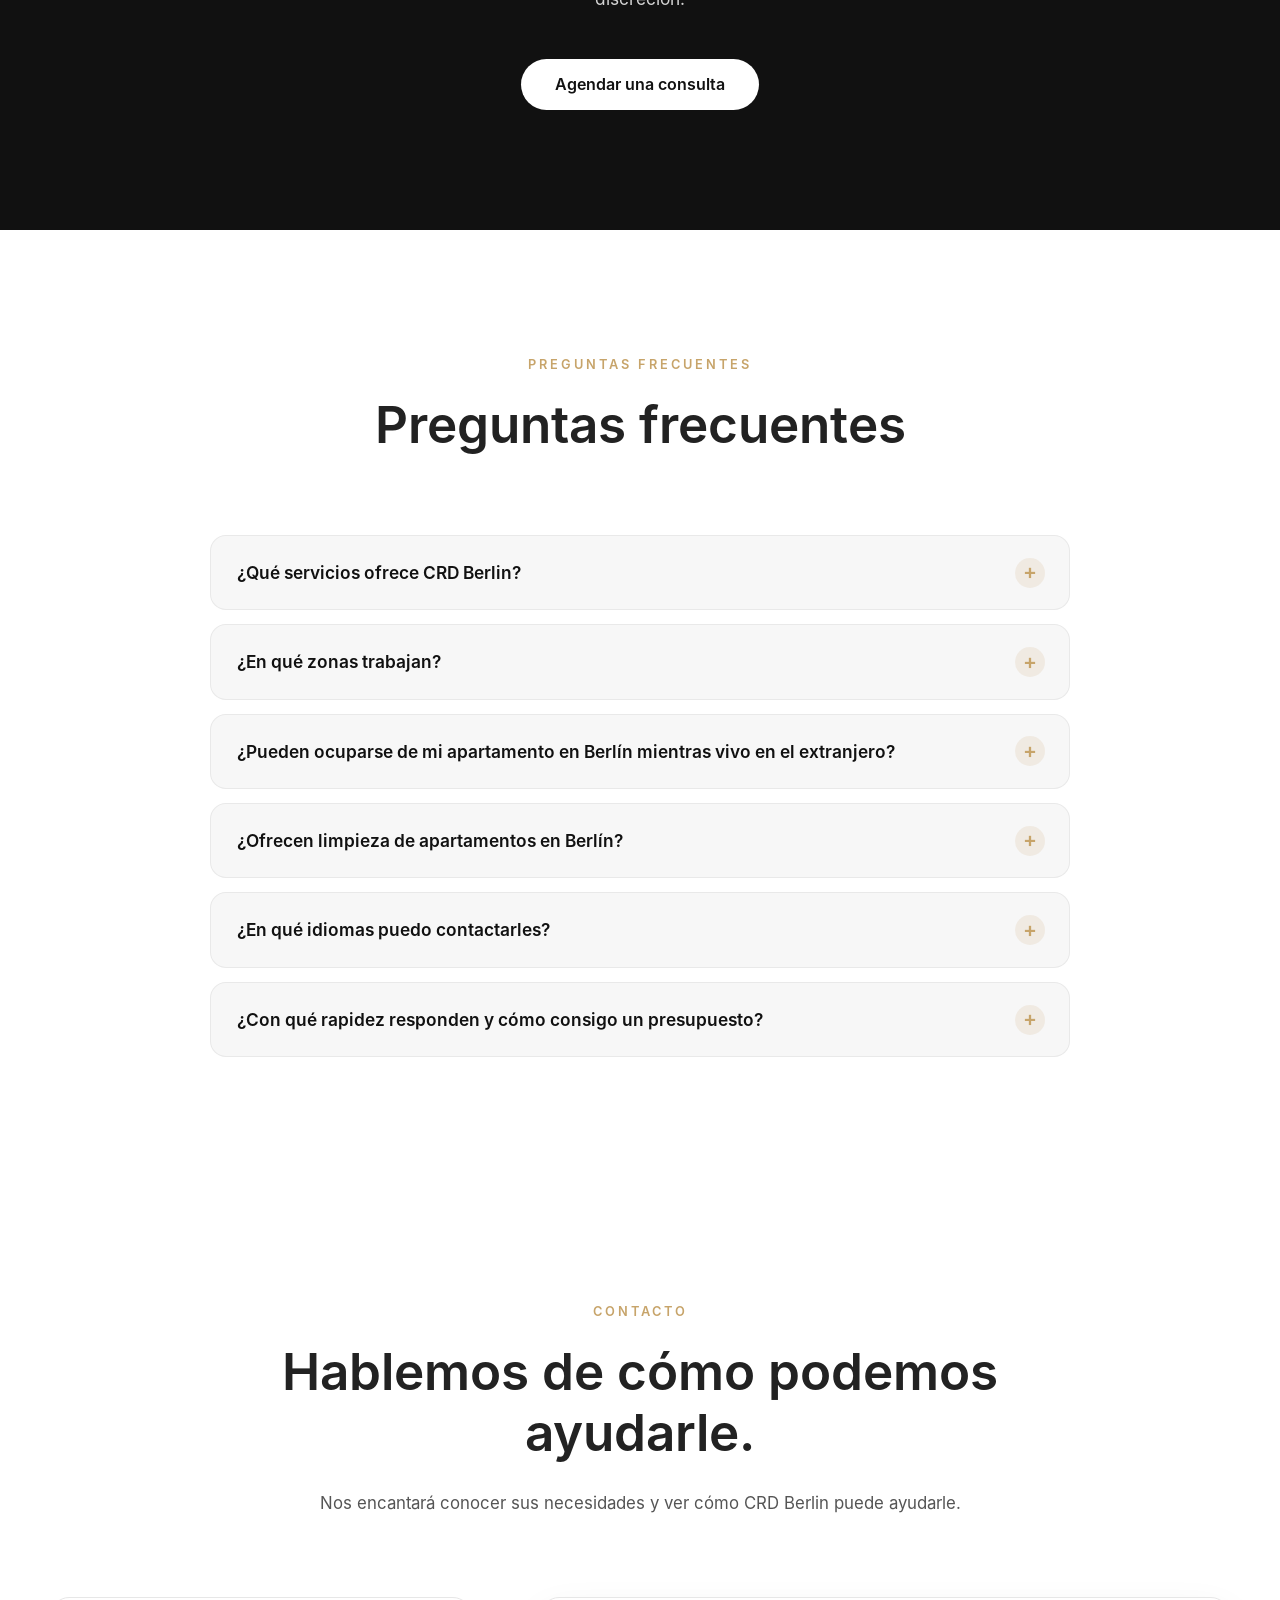
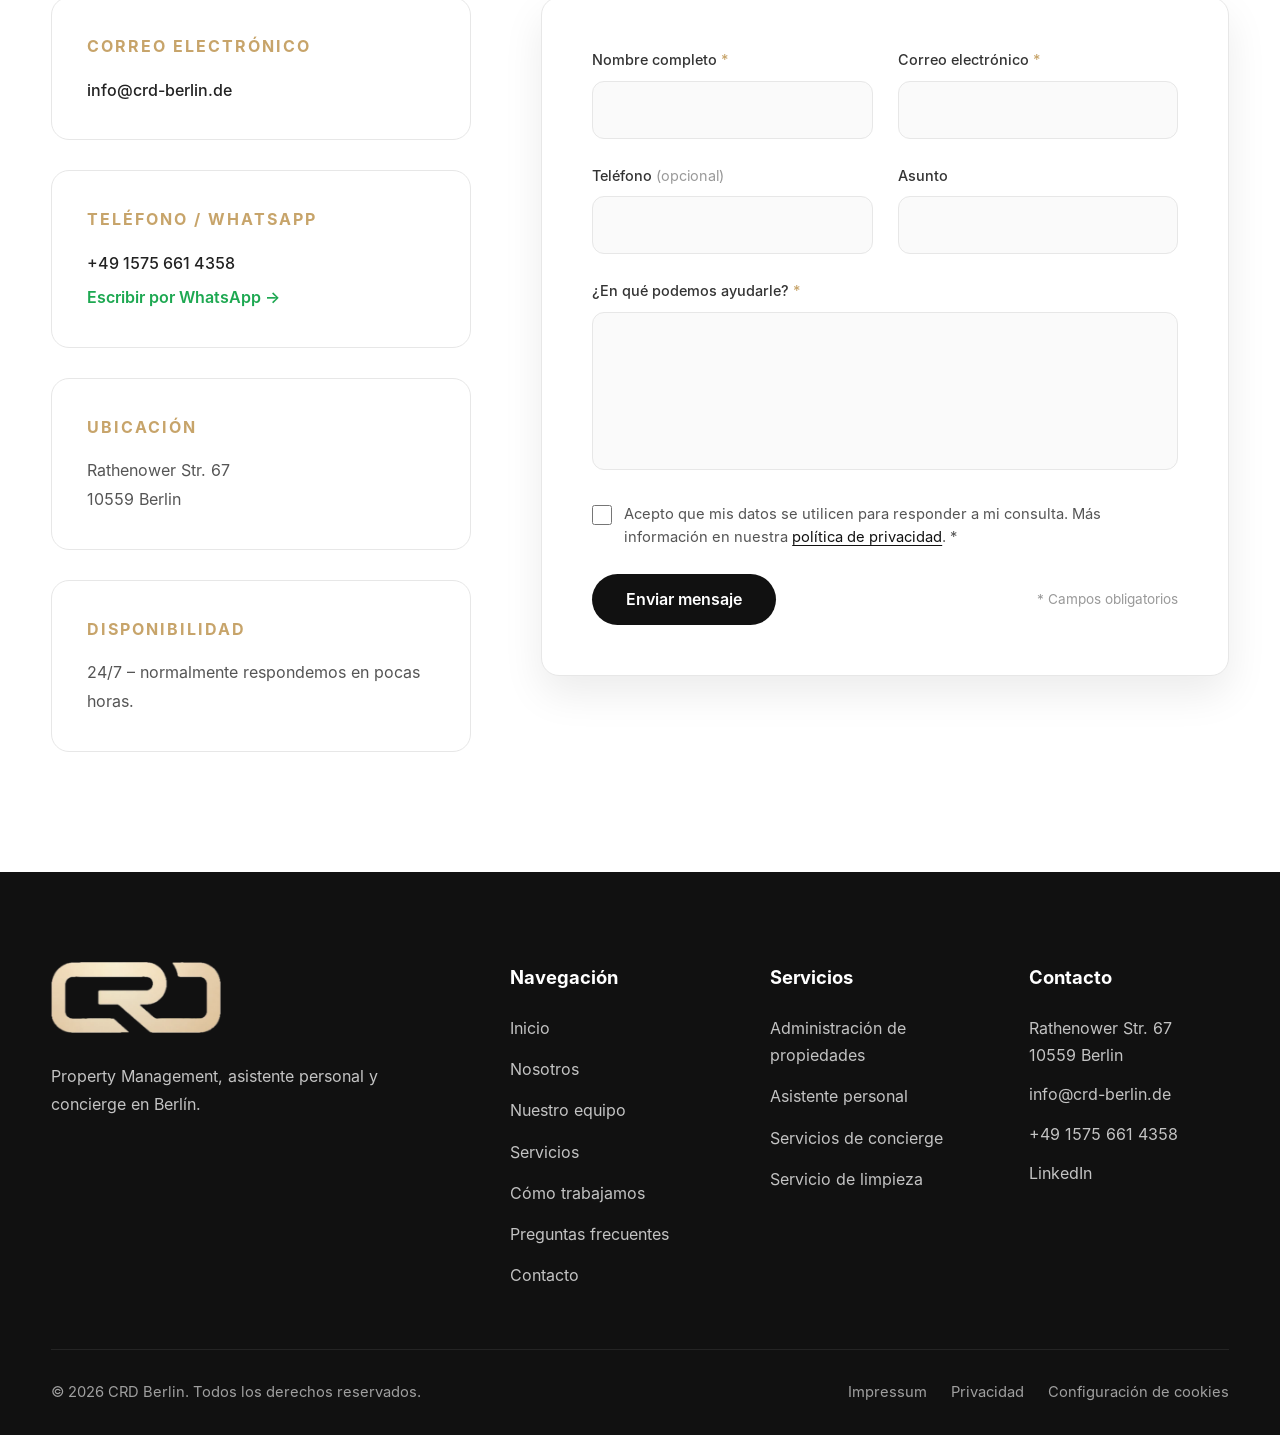
<file: es/index.html>
<!DOCTYPE html>
<html lang="es">

<head>

    <meta charset="UTF-8">
    <meta name="viewport" content="width=device-width, initial-scale=1.0">

    <title>CRD Berlin | Property Management, asistente personal y concierge en Berlín</title>

    <meta name="description" content="CRD Berlin: administración de propiedades (property management), asistente personal y servicios de concierge en Berlín. Un único contacto local para propietarios, inquilinos y clientes internacionales, disponible 24/7 en alemán, inglés y español.">

    <link rel="canonical" href="https://crd-berlin.de/es/">
    <link rel="alternate" hreflang="en" href="https://crd-berlin.de/">
    <link rel="alternate" hreflang="de" href="https://crd-berlin.de/de/">
    <link rel="alternate" hreflang="es" href="https://crd-berlin.de/es/">
    <link rel="alternate" hreflang="x-default" href="https://crd-berlin.de/">

    <!-- Open Graph / social sharing -->
    <meta property="og:type" content="website">
    <meta property="og:site_name" content="CRD Berlin">
    <meta property="og:title" content="CRD Berlin | Property Management, asistente personal y concierge en Berlín">
    <meta property="og:description" content="CRD Berlin: administración de propiedades (property management), asistente personal y servicios de concierge en Berlín. Un único contacto local para propietarios, inquilinos y clientes internacionales, disponible 24/7 en alemán, inglés y español.">
    <meta property="og:url" content="https://crd-berlin.de/es/">
    <meta property="og:image" content="https://crd-berlin.de/assets/images/og-image.jpg">
    <meta property="og:image:width" content="1200">
    <meta property="og:image:height" content="630">
    <meta property="og:locale" content="es_ES">
    <meta name="twitter:card" content="summary_large_image">

    <meta name="theme-color" content="#111111">

    <!-- Favicons -->
    <link rel="icon" href="../assets/images/favicon.ico" sizes="48x48">
    <link rel="icon" type="image/png" sizes="32x32" href="../assets/images/favicon-32x32.png">
    <link rel="icon" type="image/png" sizes="16x16" href="../assets/images/favicon-16x16.png">
    <link rel="apple-touch-icon" sizes="180x180" href="../assets/images/apple-touch-icon.png">
    <link rel="manifest" href="../site.webmanifest">

    <!-- Fonts are self-hosted (no requests to Google, GDPR-friendly) -->
    <link rel="preload" href="../assets/fonts/inter-400.woff" as="font" type="font/woff" crossorigin>
    <link rel="preload" href="../assets/fonts/inter-600.woff" as="font" type="font/woff" crossorigin>
    <link rel="preload" href="../assets/images/hero.webp" as="image" type="image/webp">

    <script>
        /* On the English start page, send visitors to their language (saved choice, ?lang=, or browser language) */
        (function () {
            try {
                var p = location.pathname;
                if (p !== "/" && p !== "/index.html") { return; }
                var q = new URLSearchParams(location.search).get("lang");
                if (q) { localStorage.setItem("crd-lang", q); }
                var l = q || localStorage.getItem("crd-lang") || (navigator.language || "en").slice(0, 2);
                if (l === "de" || l === "es") { location.replace("/" + l + "/" + location.hash); }
            } catch (e) {}
        })();
    </script>

    <link rel="stylesheet" href="../assets/css/style.css">
    <link rel="stylesheet" href="../assets/css/responsive.css">

    <!-- structured-data:start (generated by tools/build_languages.py) -->
    <script type="application/ld+json">
    {
      "@context": "https://schema.org",
      "@graph": [
        {
          "@type": [
            "LocalBusiness",
            "ProfessionalService"
          ],
          "@id": "https://crd-berlin.de/#business",
          "name": "CRD Berlin",
          "alternateName": [
            "Carlos Richter Dienstleistungen",
            "CRD"
          ],
          "description": "CRD Berlin: administración de propiedades (property management), asistente personal y servicios de concierge en Berlín. Un único contacto local para propietarios, inquilinos y clientes internacionales, disponible 24/7 en alemán, inglés y español.",
          "url": "https://crd-berlin.de/",
          "logo": "https://crd-berlin.de/assets/images/logo-dark.png",
          "image": "https://crd-berlin.de/assets/images/og-image.jpg",
          "email": "info@crd-berlin.de",
          "telephone": "+49 1575 6614358",
          "address": {
            "@type": "PostalAddress",
            "streetAddress": "Rathenower Str. 67",
            "postalCode": "10559",
            "addressLocality": "Berlin",
            "addressRegion": "Berlin",
            "addressCountry": "DE"
          },
          "areaServed": {
            "@type": "City",
            "name": "Berlin"
          },
          "knowsLanguage": [
            "de",
            "en",
            "es"
          ],
          "founder": {
            "@type": "Person",
            "name": "Carlos Andrés Richter Moreno",
            "image": "https://crd-berlin.de/assets/images/carlos-richter-moreno.jpg",
            "jobTitle": "Gründer & Inhaber",
            "sameAs": [
              "https://www.linkedin.com/in/carlos-richter-moreno/"
            ]
          },
          "openingHoursSpecification": {
            "@type": "OpeningHoursSpecification",
            "dayOfWeek": [
              "Monday",
              "Tuesday",
              "Wednesday",
              "Thursday",
              "Friday",
              "Saturday",
              "Sunday"
            ],
            "opens": "00:00",
            "closes": "23:59"
          },
          "contactPoint": {
            "@type": "ContactPoint",
            "contactType": "customer service",
            "telephone": "+49 1575 6614358",
            "email": "info@crd-berlin.de",
            "availableLanguage": [
              "alemán",
              "inglés",
              "español"
            ],
            "areaServed": "DE"
          },
          "hasOfferCatalog": {
            "@type": "OfferCatalog",
            "name": "Nuestros servicios",
            "itemListElement": [
              {
                "@type": "Offer",
                "itemOffered": {
                  "@type": "Service",
                  "name": "Administración de propiedades",
                  "description": "Supervisión profesional de su propiedad, coordinación del mantenimiento, comunicación con inquilinos, inspecciones y apoyo local de confianza.",
                  "areaServed": {
                    "@type": "City",
                    "name": "Berlin"
                  },
                  "provider": {
                    "@id": "https://crd-berlin.de/#business"
                  }
                }
              },
              {
                "@type": "Offer",
                "itemOffered": {
                  "@type": "Service",
                  "name": "Asistente personal",
                  "description": "Su asistente personal en Berlín: citas, trámites con las autoridades alemanas, correspondencia, contratos y gestiones del día a día, un apoyo fiable para que tenga más tiempo para lo importante.",
                  "areaServed": {
                    "@type": "City",
                    "name": "Berlin"
                  },
                  "provider": {
                    "@id": "https://crd-berlin.de/#business"
                  }
                }
              },
              {
                "@type": "Offer",
                "itemOffered": {
                  "@type": "Service",
                  "name": "Servicios de concierge",
                  "description": "Reservas en restaurantes, organización de eventos, personal shopping, citas, asistencia en viajes y coordinación del día a día.",
                  "areaServed": {
                    "@type": "City",
                    "name": "Berlin"
                  },
                  "provider": {
                    "@id": "https://crd-berlin.de/#business"
                  }
                }
              },
              {
                "@type": "Offer",
                "itemOffered": {
                  "@type": "Service",
                  "name": "Servicio de limpieza",
                  "description": "Limpieza regular de viviendas, limpieza a fondo y limpieza de entrada y salida para apartamentos en Berlín: minuciosa, fiable y coordinada por nosotros, incluso si usted no está.",
                  "areaServed": {
                    "@type": "City",
                    "name": "Berlin"
                  },
                  "provider": {
                    "@id": "https://crd-berlin.de/#business"
                  }
                }
              }
            ]
          }
        },
        {
          "@type": "WebPage",
          "@id": "https://crd-berlin.de/es/#webpage",
          "url": "https://crd-berlin.de/es/",
          "name": "CRD Berlin | Property Management, asistente personal y concierge en Berlín",
          "inLanguage": "es",
          "about": {
            "@id": "https://crd-berlin.de/#business"
          }
        },
        {
          "@type": "FAQPage",
          "@id": "https://crd-berlin.de/es/#faq",
          "inLanguage": "es",
          "mainEntity": [
            {
              "@type": "Question",
              "name": "¿Qué servicios ofrece CRD Berlin?",
              "acceptedAnswer": {
                "@type": "Answer",
                "text": "CRD Berlin ofrece administración de propiedades (property management), asistente personal y servicios de concierge en Berlín. Esto incluye coordinar reparaciones y técnicos, comunicarse con inquilinos y propietarios, la entrega de llaves, organizar citas, trámites y transporte, y apoyo personal en el día a día, todo con un único contacto local. Si lo desea, también organizamos la limpieza del apartamento."
              }
            },
            {
              "@type": "Question",
              "name": "¿En qué zonas trabajan?",
              "acceptedAnswer": {
                "@type": "Answer",
                "text": "Trabajamos en todo Berlín. Nuestra oficina está en Moabit (Rathenower Str. 67, 10559 Berlín), cerca de Mitte, Tiergarten, Wedding y Charlottenburg."
              }
            },
            {
              "@type": "Question",
              "name": "¿Pueden ocuparse de mi apartamento en Berlín mientras vivo en el extranjero?",
              "acceptedAnswer": {
                "@type": "Answer",
                "text": "Sí. Somos su contacto local: inspecciones periódicas, entrega de llaves, coordinación de reparaciones y técnicos, limpieza antes y después de cada inquilino, y comunicación con inquilinos y con la administración del edificio en su nombre."
              }
            },
            {
              "@type": "Question",
              "name": "¿Ofrecen limpieza de apartamentos en Berlín?",
              "acceptedAnswer": {
                "@type": "Answer",
                "text": "Sí. Organizamos limpieza regular, limpieza a fondo y limpieza de entrada y salida de apartamentos en Berlín, y podemos combinarla con la entrega de llaves y revisiones de la vivienda."
              }
            },
            {
              "@type": "Question",
              "name": "¿En qué idiomas puedo contactarles?",
              "acceptedAnswer": {
                "@type": "Answer",
                "text": "Puede contactarnos en alemán, inglés o español."
              }
            },
            {
              "@type": "Question",
              "name": "¿Con qué rapidez responden y cómo consigo un presupuesto?",
              "acceptedAnswer": {
                "@type": "Answer",
                "text": "Estamos disponibles 24/7 y normalmente respondemos en pocas horas. Escríbanos por WhatsApp, teléfono, correo electrónico o el formulario de contacto y le enviaremos una oferta personalizada."
              }
            }
          ]
        }
      ]
    }
    </script>
    <!-- structured-data:end -->

</head>

<body>

<a class="skip-link" href="#main" data-i18n="skip">Ir al contenido</a>

<!-- ======================================
HEADER
======================================= -->

<header class="header">

    <div class="container header-container">

        <a href="#home" class="logo" aria-label="CRD Berlin – home">
            <img id="site-logo"
                 src="../assets/images/logo-light.webp"
                 alt="CRD Berlin"
                 width="379" height="160">
        </a>

        <nav class="navigation" id="main-navigation" aria-label="Main navigation">
            <ul>
                <li><a href="#home" data-i18n="nav.home">Inicio</a></li>
                <li><a href="#about" data-i18n="nav.about">Nosotros</a></li>
                <li><a href="#team" data-i18n="nav.team">Nuestro equipo</a></li>
                <li><a href="#services" data-i18n="nav.services">Servicios</a></li>
                <li><a href="#approach" data-i18n="nav.approach">Cómo trabajamos</a></li>
                <li><a href="#contact" data-i18n="nav.contact">Contacto</a></li>
            </ul>
        </nav>

        <div class="lang-switch" role="group" aria-label="Language / Sprache / Idioma">
            <a href="/de/" data-lang="de" hreflang="de" lang="de" aria-label="Deutsch">DE</a>
            <a href="/" data-lang="en" hreflang="en" lang="en" aria-label="English">EN</a>
            <a href="/es/" data-lang="es" hreflang="es" lang="es" aria-label="Español" aria-current="true">ES</a>
        </div>

        <a href="#contact" class="header-button" data-i18n="cta.request">Solicitar asesoría</a>

        <button class="mobile-toggle"
                type="button"
                aria-label="Open navigation"
                aria-controls="main-navigation"
                aria-expanded="false">
            <span></span>
            <span></span>
            <span></span>
        </button>

    </div>

</header>

<main id="main">

<!-- ======================================
HERO
======================================= -->

<section class="hero" id="home">

    <div class="hero-overlay"></div>

    <div class="container hero-container">

        <div class="hero-content">

            <span class="hero-label" data-i18n="hero.label">Property Management · Asistente personal · Concierge</span>

            <h1 data-i18n="hero.title">Lo que necesite. <span>Nosotros nos encargamos.</span></h1>

            <p data-i18n="hero.text">Ayudamos a propietarios, inquilinos, profesionales internacionales y empresas a ahorrar tiempo con administración de propiedades, asistente personal y servicios de concierge, con discreción, fiabilidad y una atención excepcional al detalle.</p>

            <div class="hero-buttons">
                <a href="#contact" class="btn btn-light" data-i18n="hero.btn1">Reservar una consulta</a>
                <a href="#services" class="btn btn-secondary" data-i18n="hero.btn2">Ver servicios</a>
            </div>

        </div>

    </div>

    <a href="#about" class="scroll-indicator" aria-label="Scroll down">
        <span></span>
    </a>

</section>

<!-- ======================================
ABOUT
======================================= -->

<section class="about section" id="about">
    <div class="container">
        <div class="section-title">
            <span data-i18n="about.label">Sobre CRD Berlin</span>
            <h2 data-i18n="about.title">Experiencia local de confianza con estándares internacionales.</h2>
        </div>
        <div class="about-grid">
            <div class="about-content">
                <h3 data-i18n="about.subtitle">Asistencia personal adaptada a su estilo de vida.</h3>
                <p data-i18n="about.p1">En CRD Berlin creemos que un servicio excepcional empieza por la confianza. Tratamos cada solicitud con total discreción, profesionalidad y atención al detalle.</p>
                <p data-i18n="about.p2">Ya sea administración de propiedades, asistencia personal, reservas, trámites o simplemente alguien de confianza en la ciudad, nuestro objetivo es siempre el mismo.</p>
            </div>
            <aside class="about-note">
                <span data-i18n="about.promise">Nuestra promesa</span>
                <p data-i18n="about.quote">«Simplificar su vida para que pueda centrarse en lo que de verdad importa.»</p>
                <small>CRD Berlin</small>
            </aside>
        </div>
    </div>
</section>

<!-- ======================================
TEAM
======================================= -->

<section class="team section" id="team">
    <div class="container">
        <div class="section-title">
            <span data-i18n="nav.team">Nuestro equipo</span>
            <h2 data-i18n="team.title">Un servicio personal, de personas reales.</h2>
            <p data-i18n="team.text">Conozca a las personas detrás de CRD Berlin. Ofrecemos un apoyo local cercano, basado en la confianza, la discreción y en saber de verdad qué hace la vida en Berlín más fácil.</p>
        </div>
        <div class="team-grid">
            <article class="team-card">
                <picture>
                    <source srcset="../assets/images/caroline.webp" type="image/webp">
                    <img src="../assets/images/caroline.jpg" alt="Caroline, co-founder of CRD Berlin" loading="lazy" decoding="async" width="865" height="1400">
                </picture>
                <div class="team-card-copy">
                    <h3>Caroline</h3>
                    <p data-i18n="team.caroline">Cofundadora · Apoyo local con un toque personal</p>
                </div>
            </article>
            <article class="team-card">
                <picture>
                    <source srcset="../assets/images/co-founder.webp?v=2" type="image/webp">
                    <img src="../assets/images/co-founder.jpg?v=2" alt="Carlos, founder of CRD Berlin" loading="lazy" decoding="async" width="993" height="1400">
                </picture>
                <div class="team-card-copy">
                    <h3>Carlos</h3>
                    <p data-i18n="team.carlos">Fundador</p>
                </div>
            </article>
        </div>
    </div>
</section>

<!-- ======================================
SERVICES
======================================= -->

<section class="services section" id="services">

    <div class="container">

        <div class="section-title">
            <span data-i18n="services.label">Nuestros servicios</span>
            <h2 data-i18n="services.title">Soluciones a medida para su vida en Berlín.</h2>
            <p data-i18n="services.text">Cada servicio está pensado para quitarle complicaciones, ahorrarle tiempo y darle total tranquilidad.</p>
        </div>

        <div class="services-grid">
            <article class="service-card">
                <div class="service-icon" aria-hidden="true">
                    <svg viewBox="0 0 24 24"><path d="M3 11.5 12 4l9 7.5M5.5 9.5V20h13V9.5M10 20v-5h4v5"/></svg>
                </div>
                <h3 data-i18n="s2.title">Administración de propiedades</h3>
                <p data-i18n="s2.text">Supervisión profesional de su propiedad, coordinación del mantenimiento, comunicación con inquilinos, inspecciones y apoyo local de confianza.</p>
                <a href="#contact" class="service-link" data-service="Property Management" data-i18n="services.link">Consultar <span aria-hidden="true">→</span></a>
            </article>

            <article class="service-card">
                <div class="service-icon" aria-hidden="true">
                    <svg viewBox="0 0 24 24"><path d="m12 3 2.6 5.6 6 .7-4.5 4.1 1.2 6L12 16.4 6.7 19.4l1.2-6L3.4 9.3l6-.7z"/></svg>
                </div>
                <h3 data-i18n="s4.title">Asistente personal</h3>
                <p data-i18n="s4.text">Su asistente personal en Berlín: citas, trámites con las autoridades alemanas, correspondencia, contratos y gestiones del día a día, un apoyo fiable para que tenga más tiempo para lo importante.</p>
                <a href="#contact" class="service-link" data-service="Personal Assistant" data-i18n="services.link">Consultar <span aria-hidden="true">→</span></a>
            </article>

            <article class="service-card">
                <div class="service-icon" aria-hidden="true">
                    <svg viewBox="0 0 24 24"><path d="M3 18h18M5 18a7 7 0 0 1 14 0M12 8V6m-2 0h4"/></svg>
                </div>
                <h3 data-i18n="s1.title">Servicios de concierge</h3>
                <p data-i18n="s1.text">Reservas en restaurantes, organización de eventos, personal shopping, citas, asistencia en viajes y coordinación del día a día.</p>
                <a href="#contact" class="service-link" data-service="Concierge Services" data-i18n="services.link">Consultar <span aria-hidden="true">→</span></a>
            </article>

            <article class="service-card">
                <div class="service-icon" aria-hidden="true">
                    <svg viewBox="0 0 24 24"><path d="M12 3l1.6 3.9L17.5 8.5l-3.9 1.6L12 14l-1.6-3.9L6.5 8.5l3.9-1.6zM18 14.5l.8 1.9 1.9.8-1.9.8-.8 1.9-.8-1.9-1.9-.8 1.9-.8zM6 15l.6 1.4 1.4.6-1.4.6L6 19l-.6-1.4L4 17l1.4-.6z"/></svg>
                </div>
                <h3 data-i18n="s5.title">Servicio de limpieza</h3>
                <p data-i18n="s5.text">Limpieza regular de viviendas, limpieza a fondo y limpieza de entrada y salida para apartamentos en Berlín: minuciosa, fiable y coordinada por nosotros, incluso si usted no está.</p>
                <a href="#contact" class="service-link" data-service="Cleaning Services" data-i18n="services.link">Consultar <span aria-hidden="true">→</span></a>
            </article>

        </div>

        <div class="services-cta">
            <p data-i18n="services.ctaq">¿No encuentra exactamente lo que busca?</p>
            <h3 data-i18n="services.ctah">Cada solicitud es única. Estaremos encantados de buscar una solución a su medida.</h3>
            <a href="#contact" class="btn btn-light" data-i18n="cta.request">Solicitar asesoría</a>
        </div>

    </div>

</section>

<!-- ======================================
OUR APPROACH
======================================= -->

<section class="approach section" id="approach">

    <div class="container">

        <div class="section-title">
            <span data-i18n="approach.label">Cómo trabajamos</span>
            <h2 data-i18n="approach.title">Sencillo, transparente y eficaz.</h2>
            <p data-i18n="approach.text">Creemos que un servicio excepcional nace de entender primero a nuestros clientes y luego ofrecer soluciones precisas.</p>
        </div>

        <div class="approach-grid">

            <article class="approach-card">
                <div class="step">01</div>
                <h3 data-i18n="step1.title">Consulta</h3>
                <p data-i18n="step1.text">Empezamos con una conversación confidencial para entender sus necesidades y expectativas.</p>
            </article>

            <article class="approach-card">
                <div class="step">02</div>
                <h3 data-i18n="step2.title">Planificación</h3>
                <p data-i18n="step2.text">Elaboramos un plan personalizado, elegimos los mejores recursos y coordinamos cada detalle.</p>
            </article>

            <article class="approach-card">
                <div class="step">03</div>
                <h3 data-i18n="step3.title">Ejecución</h3>
                <p data-i18n="step3.text">Gestionamos cada solicitud de forma profesional, eficaz y discreta.</p>
            </article>

            <article class="approach-card">
                <div class="step">04</div>
                <h3 data-i18n="step4.title">Apoyo continuo</h3>
                <p data-i18n="step4.text">Seguimos disponibles siempre que nos necesite, construyendo relaciones duraderas basadas en la confianza.</p>
            </article>

        </div>

    </div>

</section>

<!-- ======================================
CALL TO ACTION
======================================= -->

<section class="cta section">

    <div class="container">

        <div class="cta-content">
            <span data-i18n="cta.label">Trabajemos juntos</span>
            <h2 data-i18n="cta.title">Su tiempo es valioso. Del resto nos encargamos nosotros.</h2>
            <p data-i18n="cta.text">Tanto si necesita un servicio de concierge continuo, administración de propiedades o una gestión puntual, CRD Berlin está listo para ayudarle con profesionalidad y total discreción.</p>
            <a href="#contact" class="btn btn-light" data-i18n="cta.btn">Agendar una consulta</a>
        </div>

    </div>

</section>

<!-- ======================================
CONTACT
======================================= -->

<section class="faq section" id="faq">

    <div class="container">

        <div class="section-title">
            <span data-i18n="faq.label">Preguntas frecuentes</span>
            <h2 data-i18n="faq.title">Preguntas frecuentes</h2>
        </div>

        <div class="faq-list">

            <details class="faq-item">
                <summary data-i18n="faq.q1">¿Qué servicios ofrece CRD Berlin?</summary>
                <p data-i18n="faq.a1">CRD Berlin ofrece administración de propiedades (property management), asistente personal y servicios de concierge en Berlín. Esto incluye coordinar reparaciones y técnicos, comunicarse con inquilinos y propietarios, la entrega de llaves, organizar citas, trámites y transporte, y apoyo personal en el día a día, todo con un único contacto local. Si lo desea, también organizamos la limpieza del apartamento.</p>
            </details>

            <details class="faq-item">
                <summary data-i18n="faq.q2">¿En qué zonas trabajan?</summary>
                <p data-i18n="faq.a2">Trabajamos en todo Berlín. Nuestra oficina está en Moabit (Rathenower Str. 67, 10559 Berlín), cerca de Mitte, Tiergarten, Wedding y Charlottenburg.</p>
            </details>

            <details class="faq-item">
                <summary data-i18n="faq.q3">¿Pueden ocuparse de mi apartamento en Berlín mientras vivo en el extranjero?</summary>
                <p data-i18n="faq.a3">Sí. Somos su contacto local: inspecciones periódicas, entrega de llaves, coordinación de reparaciones y técnicos, limpieza antes y después de cada inquilino, y comunicación con inquilinos y con la administración del edificio en su nombre.</p>
            </details>

            <details class="faq-item">
                <summary data-i18n="faq.q4">¿Ofrecen limpieza de apartamentos en Berlín?</summary>
                <p data-i18n="faq.a4">Sí. Organizamos limpieza regular, limpieza a fondo y limpieza de entrada y salida de apartamentos en Berlín, y podemos combinarla con la entrega de llaves y revisiones de la vivienda.</p>
            </details>

            <details class="faq-item">
                <summary data-i18n="faq.q5">¿En qué idiomas puedo contactarles?</summary>
                <p data-i18n="faq.a5">Puede contactarnos en alemán, inglés o español.</p>
            </details>

            <details class="faq-item">
                <summary data-i18n="faq.q6">¿Con qué rapidez responden y cómo consigo un presupuesto?</summary>
                <p data-i18n="faq.a6">Estamos disponibles 24/7 y normalmente respondemos en pocas horas. Escríbanos por WhatsApp, teléfono, correo electrónico o el formulario de contacto y le enviaremos una oferta personalizada.</p>
            </details>

        </div>

    </div>

</section>

<section class="contact section" id="contact">

    <div class="container">

        <div class="section-title">
            <span data-i18n="nav.contact">Contacto</span>
            <h2 data-i18n="contact.title">Hablemos de cómo podemos ayudarle.</h2>
            <p data-i18n="contact.text">Nos encantará conocer sus necesidades y ver cómo CRD Berlin puede ayudarle.</p>
        </div>

        <div class="contact-grid">

            <!-- CONTACT INFO -->

            <div class="contact-information">

                <div class="contact-item">
                    <h3 data-i18n="contact.email">Correo electrónico</h3>
                    <p><a href="mailto:info@crd-berlin.de">info@crd-berlin.de</a></p>
                </div>

                <div class="contact-item">
                    <h3 data-i18n="contact.phone">Teléfono / WhatsApp</h3>
                    <p>
                        <a href="tel:+4915756614358">+49 1575 661 4358</a><br>
                        <a class="whatsapp-link js-whatsapp" href="https://wa.me/4915756614358" target="_blank" rel="noopener" data-i18n="contact.wa">Escribir por WhatsApp <span aria-hidden="true">→</span></a>
                    </p>
                </div>

                <div class="contact-item">
                    <h3 data-i18n="contact.location">Ubicación</h3>
                    <p>Rathenower Str. 67<br>10559 Berlin</p>
                </div>

                <div class="contact-item">
                    <h3 data-i18n="contact.availability">Disponibilidad</h3>
                    <p data-i18n="contact.reply">24/7 – normalmente respondemos en pocas horas.</p>
                </div>

            </div>

            <!-- FORM -->

            <div class="contact-form-container">

                <form class="contact-form"
                      id="contact-form"
                      action="https://formsubmit.co/212dc6ca666d0012a8359f24960a541a"
                      method="POST"
                      novalidate>

                    <!-- FormSubmit settings -->
                    <input type="hidden" name="_subject" value="New enquiry from crd-berlin.de">
                    <input type="hidden" name="_template" value="table">
                    <input type="hidden" name="_captcha" value="false">
                    <input type="hidden" name="_next" value="https://crd-berlin.de/thank-you.html">

                    <!-- Spam trap: real visitors never see or fill this -->
                    <div class="hp-field" aria-hidden="true">
                        <label for="cf-honey">Leave this field empty</label>
                        <input type="text" id="cf-honey" name="_honey" tabindex="-1" autocomplete="off">
                    </div>

                    <div class="form-row">
                        <div class="form-group">
                            <label for="cf-name" data-i18n="form.name">Nombre completo <span aria-hidden="true">*</span></label>
                            <input type="text" id="cf-name" name="name" autocomplete="name" required maxlength="120">
                        </div>

                        <div class="form-group">
                            <label for="cf-email" data-i18n="form.email">Correo electrónico <span aria-hidden="true">*</span></label>
                            <input type="email" id="cf-email" name="email" autocomplete="email" required maxlength="160">
                        </div>
                    </div>

                    <div class="form-row">
                        <div class="form-group">
                            <label for="cf-phone" data-i18n="form.phone">Teléfono <span class="optional">(opcional)</span></label>
                            <input type="tel" id="cf-phone" name="phone" autocomplete="tel" maxlength="40">
                        </div>

                        <div class="form-group">
                            <label for="cf-subject" data-i18n="form.subject">Asunto</label>
                            <input type="text" id="cf-subject" name="subject" maxlength="160">
                        </div>
                    </div>

                    <div class="form-group">
                        <label for="cf-message" data-i18n="form.message">¿En qué podemos ayudarle? <span aria-hidden="true">*</span></label>
                        <textarea id="cf-message" name="message" rows="6" required maxlength="5000"></textarea>
                    </div>

                    <div class="form-check">
                        <input type="checkbox" id="cf-privacy" name="privacy_consent" value="yes" required>
                        <label for="cf-privacy" data-i18n="form.privacy">Acepto que mis datos se utilicen para responder a mi consulta. Más información en nuestra <a href="../privacy.html">política de privacidad</a>. <span aria-hidden="true">*</span></label>
                    </div>

                    <div class="form-actions">
                        <button type="submit" class="btn btn-primary">
                            <span class="btn-label" data-i18n="form.send">Enviar mensaje</span>
                        </button>
                        <p class="form-note" data-i18n="form.required">* Campos obligatorios</p>
                    </div>

                    <div class="form-status" role="status" aria-live="polite" hidden></div>

                </form>

            </div>

        </div>

    </div>

</section>

</main>

<!-- ======================================
FOOTER
======================================= -->

<footer class="footer">

    <div class="container">

        <div class="footer-grid">

            <div class="footer-column">
                <img src="../assets/images/logo-light.webp"
                     alt="CRD Berlin"
                     class="footer-logo"
                     width="379" height="160"
                     loading="lazy">
                <p data-i18n="footer.claim">Property Management, asistente personal y concierge en Berlín.</p>
            </div>

            <div class="footer-column">
                <h3 data-i18n="footer.nav">Navegación</h3>
                <ul>
                    <li><a href="#home" data-i18n="nav.home">Inicio</a></li>
                    <li><a href="#about" data-i18n="nav.about">Nosotros</a></li>
                    <li><a href="#team" data-i18n="nav.team">Nuestro equipo</a></li>
                    <li><a href="#services" data-i18n="nav.services">Servicios</a></li>
                    <li><a href="#approach" data-i18n="nav.approach">Cómo trabajamos</a></li>
                    <li><a href="#faq" data-i18n="faq.label">Preguntas frecuentes</a></li>
                    <li><a href="#contact" data-i18n="nav.contact">Contacto</a></li>
                </ul>
            </div>

            <div class="footer-column">
                <h3 data-i18n="nav.services">Servicios</h3>
                <ul>
                    <li><a href="#services" data-i18n="s2.title">Administración de propiedades</a></li>
                    <li><a href="#services" data-i18n="s4.title">Asistente personal</a></li>
                    <li><a href="#services" data-i18n="s1.title">Servicios de concierge</a></li>
                    <li><a href="#services" data-i18n="s5.title">Servicio de limpieza</a></li>
                </ul>
            </div>

            <div class="footer-column">
                <h3 data-i18n="nav.contact">Contacto</h3>
                <p>Rathenower Str. 67<br>10559 Berlin</p>
                <p><a href="mailto:info@crd-berlin.de">info@crd-berlin.de</a></p>
                <p><a href="tel:+4915756614358">+49 1575 661 4358</a></p>
                <p><a href="https://www.linkedin.com/in/carlos-richter-moreno/" target="_blank" rel="noopener me">LinkedIn</a></p>
            </div>

        </div>

        <div class="footer-bottom">
            <p>© <span id="year">2026</span> CRD Berlin. <span data-i18n="footer.rights">Todos los derechos reservados.</span></p>
            <ul class="footer-legal">
                <li><a href="../impressum.html">Impressum</a></li>
                <li><a href="../privacy.html" data-i18n="footer.privacy">Privacidad</a></li>
                <li><button type="button" class="link-button js-cookie-settings" data-i18n="footer.cookies">Configuración de cookies</button></li>
            </ul>
        </div>

    </div>

</footer>

<!-- ======================================
FLOATING BUTTONS
======================================= -->

<a href="#home" class="back-to-top" aria-label="Back to top">↑</a>

<a href="https://wa.me/4915756614358"
   class="whatsapp-button js-whatsapp"
   target="_blank"
   rel="noopener"
   aria-label="Chat with us on WhatsApp">
    <svg viewBox="0 0 32 32" aria-hidden="true" focusable="false">
        <path fill="#fff" d="M16.04 3C8.86 3 3.03 8.82 3.03 16c0 2.3.6 4.53 1.74 6.5L3 29l6.68-1.75A12.95 12.95 0 0 0 16.04 29C23.2 29 29 23.18 29 16S23.2 3 16.04 3zm0 23.8c-2 0-3.95-.54-5.65-1.55l-.4-.24-3.96 1.04 1.06-3.86-.26-.4A10.76 10.76 0 0 1 5.2 16c0-5.97 4.86-10.83 10.84-10.83 5.97 0 10.8 4.86 10.8 10.83 0 5.98-4.84 10.8-10.8 10.8zm5.94-8.1c-.33-.16-1.93-.95-2.23-1.06-.3-.11-.52-.16-.73.17-.22.32-.84 1.05-1.03 1.27-.19.22-.38.24-.7.08-.33-.16-1.38-.51-2.62-1.62-.97-.86-1.62-1.93-1.81-2.25-.19-.33-.02-.5.14-.66.15-.15.33-.38.49-.57.16-.19.22-.33.33-.54.1-.22.05-.41-.03-.57-.08-.16-.73-1.77-1-2.42-.27-.64-.54-.55-.73-.56h-.63c-.22 0-.57.08-.87.41-.3.32-1.14 1.11-1.14 2.72 0 1.6 1.17 3.15 1.33 3.37.16.21 2.3 3.5 5.56 4.91.78.34 1.38.54 1.86.69.78.25 1.49.21 2.05.13.63-.09 1.93-.79 2.2-1.55.27-.76.27-1.42.19-1.55-.08-.14-.3-.22-.62-.38z"/>
    </svg>
</a>

<!-- ======================================
COOKIE BANNER
======================================= -->

<div class="cookie-banner" id="cookie-banner" role="dialog" aria-live="polite" aria-label="Cookie notice" hidden>
    <p data-i18n="cookie.text">Con su consentimiento usamos Microsoft Clarity para entender cómo se usa la web (mapas de calor y grabaciones de visitas). <a href="../privacy.html">Más información</a></p>
    <div class="cookie-actions">
        <button type="button" class="cookie-btn cookie-btn-ghost" data-consent="essential" data-i18n="cookie.essential">Solo esenciales</button>
        <button type="button" class="cookie-btn" data-consent="all" data-i18n="cookie.accept">Aceptar</button>
    </div>
</div>

<script src="../assets/js/i18n.js" defer></script>
<script src="../assets/js/main.js" defer></script>

</body>

</html>
</file>
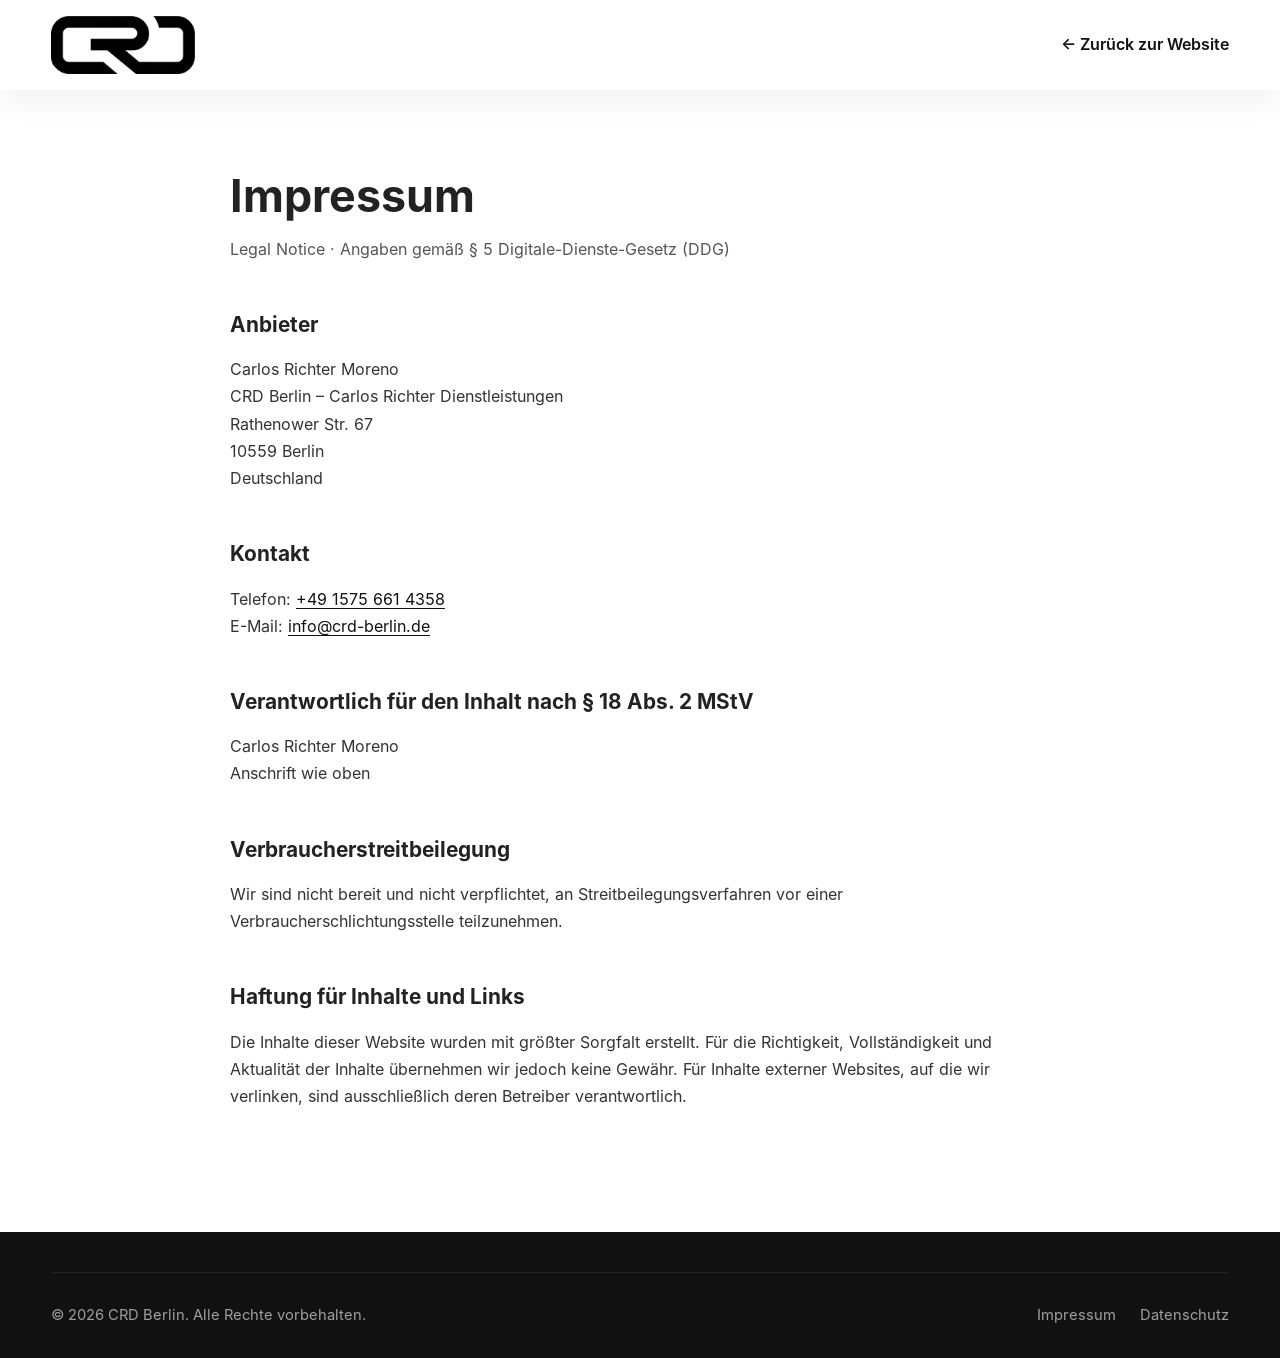
<file: impressum.html>
<!DOCTYPE html>
<html lang="de">

<head>
    <meta charset="UTF-8">
    <meta name="viewport" content="width=device-width, initial-scale=1.0">
    <title>Impressum | CRD Berlin</title>
    <meta name="description" content="Impressum / Legal Notice of CRD Berlin – Carlos Richter Dienstleistungen.">
    <meta name="robots" content="noindex, follow">
    <link rel="canonical" href="https://crd-berlin.de/impressum.html">
    <meta name="theme-color" content="#111111">
    <link rel="icon" href="assets/images/favicon.ico" sizes="48x48">
    <link rel="icon" type="image/png" sizes="32x32" href="assets/images/favicon-32x32.png">
    <link rel="apple-touch-icon" sizes="180x180" href="assets/images/apple-touch-icon.png">
    <link rel="stylesheet" href="assets/css/style.css">
    <link rel="stylesheet" href="assets/css/responsive.css">
</head>

<body class="legal-page">

<header class="header scrolled">
    <div class="container header-container">
        <a href="index.html" class="logo" aria-label="CRD Berlin – Startseite">
            <img src="assets/images/logo-dark.webp" alt="CRD Berlin" width="396" height="160">
        </a>
        <a href="index.html" class="legal-header-link">← Zurück zur Website</a>
    </div>
</header>

<main class="legal">
    <div class="container">

        <h1>Impressum</h1>
        <p class="legal-intro">Legal Notice · Angaben gemäß § 5 Digitale-Dienste-Gesetz (DDG)</p>

        <h2>Anbieter</h2>
        <p>
            Carlos Richter Moreno<br>
            CRD Berlin – Carlos Richter Dienstleistungen<br>
            Rathenower Str. 67<br>
            10559 Berlin<br>
            Deutschland
        </p>

        <h2>Kontakt</h2>
        <p>
            Telefon: <a href="tel:+4915756614358">+49 1575 661 4358</a><br>
            E-Mail: <a href="mailto:info@crd-berlin.de">info@crd-berlin.de</a>
        </p>


        <h2>Verantwortlich für den Inhalt nach § 18 Abs. 2 MStV</h2>
        <p>
            Carlos Richter Moreno<br>
            Anschrift wie oben
        </p>

        <h2>Verbraucherstreitbeilegung</h2>
        <p>
            Wir sind nicht bereit und nicht verpflichtet, an Streitbeilegungsverfahren vor einer
            Verbraucherschlichtungsstelle teilzunehmen.
        </p>

        <h2>Haftung für Inhalte und Links</h2>
        <p>
            Die Inhalte dieser Website wurden mit größter Sorgfalt erstellt. Für die Richtigkeit,
            Vollständigkeit und Aktualität der Inhalte übernehmen wir jedoch keine Gewähr. Für Inhalte
            externer Websites, auf die wir verlinken, sind ausschließlich deren Betreiber verantwortlich.
        </p>

    </div>
</main>

<footer class="footer">
    <div class="container">
        <div class="footer-bottom">
            <p>© <span id="year">2026</span> CRD Berlin. Alle Rechte vorbehalten.</p>
            <ul class="footer-legal">
                <li><a href="impressum.html">Impressum</a></li>
                <li><a href="privacy.html">Datenschutz</a></li>
            </ul>
        </div>
    </div>
</footer>

<script>document.getElementById("year").textContent = new Date().getFullYear();</script>

</body>

</html>
</file>
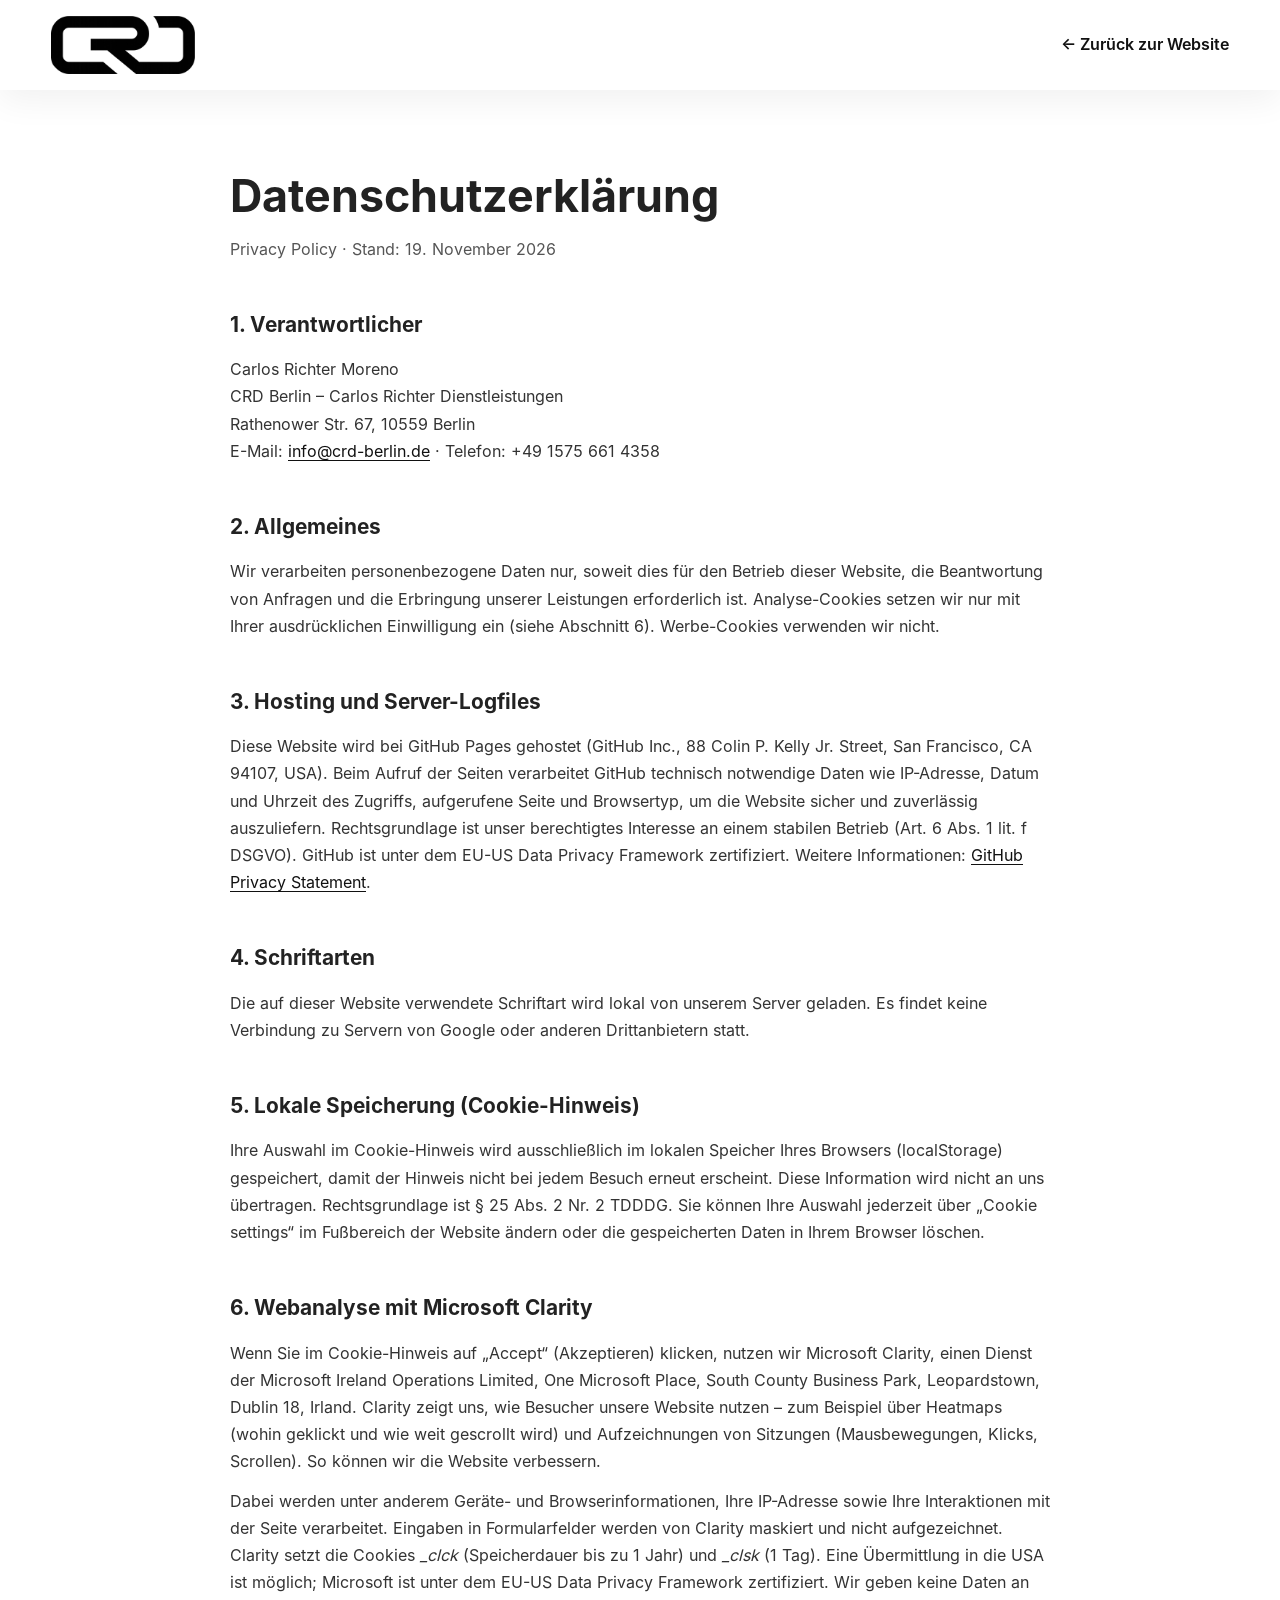
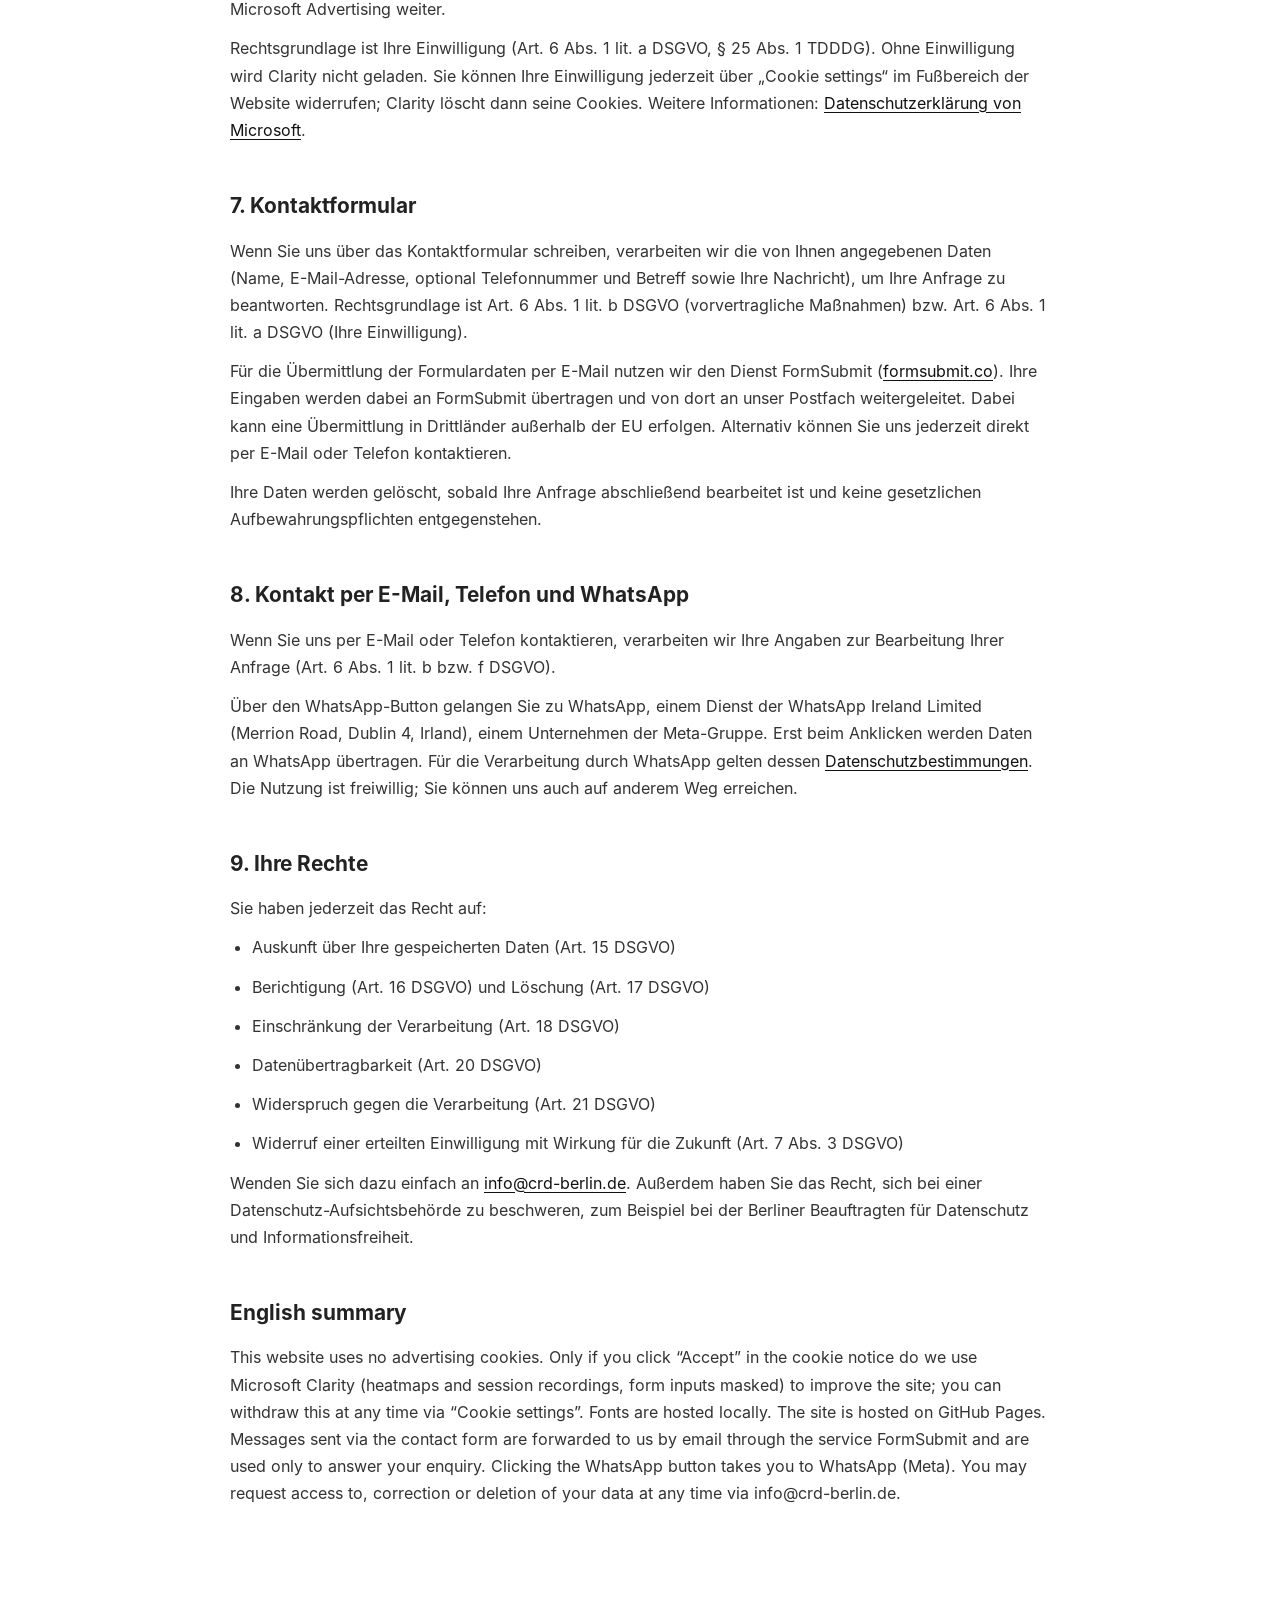
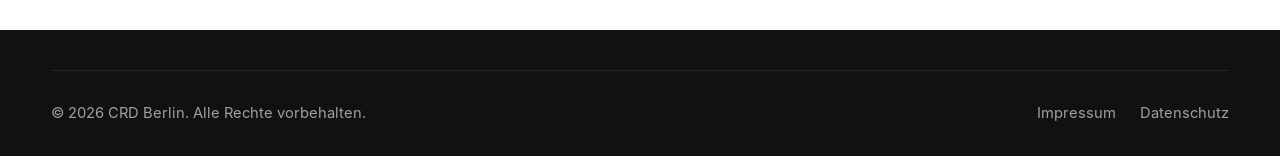
<file: privacy.html>
<!DOCTYPE html>
<html lang="de">

<head>
    <meta charset="UTF-8">
    <meta name="viewport" content="width=device-width, initial-scale=1.0">
    <title>Datenschutzerklärung / Privacy Policy | CRD Berlin</title>
    <meta name="description" content="Datenschutzerklärung (Privacy Policy) von CRD Berlin.">
    <meta name="robots" content="noindex, follow">
    <link rel="canonical" href="https://crd-berlin.de/privacy.html">
    <meta name="theme-color" content="#111111">
    <link rel="icon" href="assets/images/favicon.ico" sizes="48x48">
    <link rel="icon" type="image/png" sizes="32x32" href="assets/images/favicon-32x32.png">
    <link rel="apple-touch-icon" sizes="180x180" href="assets/images/apple-touch-icon.png">
    <link rel="stylesheet" href="assets/css/style.css">
    <link rel="stylesheet" href="assets/css/responsive.css">
</head>

<body class="legal-page">

<header class="header scrolled">
    <div class="container header-container">
        <a href="index.html" class="logo" aria-label="CRD Berlin – Startseite">
            <img src="assets/images/logo-dark.webp" alt="CRD Berlin" width="396" height="160">
        </a>
        <a href="index.html" class="legal-header-link">← Zurück zur Website</a>
    </div>
</header>

<main class="legal">
    <div class="container">

        <h1>Datenschutzerklärung</h1>
        <p class="legal-intro">Privacy Policy · Stand: 19. November 2026</p>

        <h2>1. Verantwortlicher</h2>
        <p>
            Carlos Richter Moreno<br>
            CRD Berlin – Carlos Richter Dienstleistungen<br>
            Rathenower Str. 67, 10559 Berlin<br>
            E-Mail: <a href="mailto:info@crd-berlin.de">info@crd-berlin.de</a> · Telefon: +49 1575 661 4358
        </p>

        <h2>2. Allgemeines</h2>
        <p>
            Wir verarbeiten personenbezogene Daten nur, soweit dies für den Betrieb dieser Website,
            die Beantwortung von Anfragen und die Erbringung unserer Leistungen erforderlich ist.
            Analyse-Cookies setzen wir nur mit Ihrer ausdrücklichen Einwilligung ein (siehe Abschnitt 6). Werbe-Cookies verwenden wir nicht.
        </p>

        <h2>3. Hosting und Server-Logfiles</h2>
        <p>
            Diese Website wird bei GitHub Pages gehostet (GitHub Inc., 88 Colin P. Kelly Jr. Street,
            San Francisco, CA 94107, USA). Beim Aufruf der Seiten verarbeitet GitHub technisch notwendige
            Daten wie IP-Adresse, Datum und Uhrzeit des Zugriffs, aufgerufene Seite und Browsertyp,
            um die Website sicher und zuverlässig auszuliefern. Rechtsgrundlage ist unser berechtigtes
            Interesse an einem stabilen Betrieb (Art. 6 Abs. 1 lit. f DSGVO). GitHub ist unter dem
            EU-US Data Privacy Framework zertifiziert. Weitere Informationen:
            <a href="https://docs.github.com/en/site-policy/privacy-policies/github-general-privacy-statement" target="_blank" rel="noopener">GitHub Privacy Statement</a>.
        </p>

        <h2>4. Schriftarten</h2>
        <p>
            Die auf dieser Website verwendete Schriftart wird lokal von unserem Server geladen.
            Es findet keine Verbindung zu Servern von Google oder anderen Drittanbietern statt.
        </p>

        <h2>5. Lokale Speicherung (Cookie-Hinweis)</h2>
        <p>
            Ihre Auswahl im Cookie-Hinweis wird ausschließlich im lokalen Speicher Ihres Browsers
            (localStorage) gespeichert, damit der Hinweis nicht bei jedem Besuch erneut erscheint.
            Diese Information wird nicht an uns übertragen. Rechtsgrundlage ist § 25 Abs. 2 Nr. 2 TDDDG.
            Sie können Ihre Auswahl jederzeit über „Cookie settings“ im Fußbereich der Website ändern
            oder die gespeicherten Daten in Ihrem Browser löschen.
        </p>

        <h2>6. Webanalyse mit Microsoft Clarity</h2>
        <p>
            Wenn Sie im Cookie-Hinweis auf „Accept“ (Akzeptieren) klicken, nutzen wir Microsoft Clarity,
            einen Dienst der Microsoft Ireland Operations Limited, One Microsoft Place, South County
            Business Park, Leopardstown, Dublin 18, Irland. Clarity zeigt uns, wie Besucher unsere Website
            nutzen – zum Beispiel über Heatmaps (wohin geklickt und wie weit gescrollt wird) und
            Aufzeichnungen von Sitzungen (Mausbewegungen, Klicks, Scrollen). So können wir die Website
            verbessern.
        </p>
        <p>
            Dabei werden unter anderem Geräte- und Browserinformationen, Ihre IP-Adresse sowie
            Ihre Interaktionen mit der Seite verarbeitet. Eingaben in Formularfelder werden von Clarity
            maskiert und nicht aufgezeichnet. Clarity setzt die Cookies <em>_clck</em> (Speicherdauer bis
            zu 1 Jahr) und <em>_clsk</em> (1 Tag). Eine Übermittlung in die USA ist möglich; Microsoft
            ist unter dem EU-US Data Privacy Framework zertifiziert. Wir geben keine Daten an Microsoft
            Advertising weiter.
        </p>
        <p>
            Rechtsgrundlage ist Ihre Einwilligung (Art. 6 Abs. 1 lit. a DSGVO, § 25 Abs. 1 TDDDG).
            Ohne Einwilligung wird Clarity nicht geladen. Sie können Ihre Einwilligung jederzeit über
            „Cookie settings“ im Fußbereich der Website widerrufen; Clarity löscht dann seine Cookies.
            Weitere Informationen:
            <a href="https://privacy.microsoft.com/de-de/privacystatement" target="_blank" rel="noopener">Datenschutzerklärung von Microsoft</a>.
        </p>

        <h2>7. Kontaktformular</h2>
        <p>
            Wenn Sie uns über das Kontaktformular schreiben, verarbeiten wir die von Ihnen angegebenen
            Daten (Name, E-Mail-Adresse, optional Telefonnummer und Betreff sowie Ihre Nachricht),
            um Ihre Anfrage zu beantworten. Rechtsgrundlage ist Art. 6 Abs. 1 lit. b DSGVO
            (vorvertragliche Maßnahmen) bzw. Art. 6 Abs. 1 lit. a DSGVO (Ihre Einwilligung).
        </p>
        <p>
            Für die Übermittlung der Formulardaten per E-Mail nutzen wir den Dienst FormSubmit
            (<a href="https://formsubmit.co" target="_blank" rel="noopener">formsubmit.co</a>).
            Ihre Eingaben werden dabei an FormSubmit übertragen und von dort an unser Postfach
            weitergeleitet. Dabei kann eine Übermittlung in Drittländer außerhalb der EU erfolgen.
            Alternativ können Sie uns jederzeit direkt per E-Mail oder Telefon kontaktieren.
        </p>
        <p>
            Ihre Daten werden gelöscht, sobald Ihre Anfrage abschließend bearbeitet ist und keine
            gesetzlichen Aufbewahrungspflichten entgegenstehen.
        </p>

        <h2>8. Kontakt per E-Mail, Telefon und WhatsApp</h2>
        <p>
            Wenn Sie uns per E-Mail oder Telefon kontaktieren, verarbeiten wir Ihre Angaben zur
            Bearbeitung Ihrer Anfrage (Art. 6 Abs. 1 lit. b bzw. f DSGVO).
        </p>
        <p>
            Über den WhatsApp-Button gelangen Sie zu WhatsApp, einem Dienst der WhatsApp Ireland Limited
            (Merrion Road, Dublin 4, Irland), einem Unternehmen der Meta-Gruppe. Erst beim Anklicken
            werden Daten an WhatsApp übertragen. Für die Verarbeitung durch WhatsApp gelten dessen
            <a href="https://www.whatsapp.com/legal/privacy-policy-eea" target="_blank" rel="noopener">Datenschutzbestimmungen</a>.
            Die Nutzung ist freiwillig; Sie können uns auch auf anderem Weg erreichen.
        </p>

        <h2>9. Ihre Rechte</h2>
        <p>Sie haben jederzeit das Recht auf:</p>
        <ul>
            <li>Auskunft über Ihre gespeicherten Daten (Art. 15 DSGVO)</li>
            <li>Berichtigung (Art. 16 DSGVO) und Löschung (Art. 17 DSGVO)</li>
            <li>Einschränkung der Verarbeitung (Art. 18 DSGVO)</li>
            <li>Datenübertragbarkeit (Art. 20 DSGVO)</li>
            <li>Widerspruch gegen die Verarbeitung (Art. 21 DSGVO)</li>
            <li>Widerruf einer erteilten Einwilligung mit Wirkung für die Zukunft (Art. 7 Abs. 3 DSGVO)</li>
        </ul>
        <p>
            Wenden Sie sich dazu einfach an <a href="mailto:info@crd-berlin.de">info@crd-berlin.de</a>.
            Außerdem haben Sie das Recht, sich bei einer Datenschutz-Aufsichtsbehörde zu beschweren,
            zum Beispiel bei der Berliner Beauftragten für Datenschutz und Informationsfreiheit.
        </p>

        <h2>English summary</h2>
        <p>
            This website uses no advertising cookies. Only if you click “Accept” in the cookie notice do we use Microsoft Clarity (heatmaps and session recordings, form inputs masked) to improve the site; you can withdraw this at any time via “Cookie settings”. Fonts are hosted locally.
            The site is hosted on GitHub Pages. Messages sent via the contact form are forwarded to
            us by email through the service FormSubmit and are used only to answer your enquiry.
            Clicking the WhatsApp button takes you to WhatsApp (Meta). You may request access to,
            correction or deletion of your data at any time via info@crd-berlin.de.
        </p>

    </div>
</main>

<footer class="footer">
    <div class="container">
        <div class="footer-bottom">
            <p>© <span id="year">2026</span> CRD Berlin. Alle Rechte vorbehalten.</p>
            <ul class="footer-legal">
                <li><a href="impressum.html">Impressum</a></li>
                <li><a href="privacy.html">Datenschutz</a></li>
            </ul>
        </div>
    </div>
</footer>

<script>document.getElementById("year").textContent = new Date().getFullYear();</script>

</body>

</html>
</file>
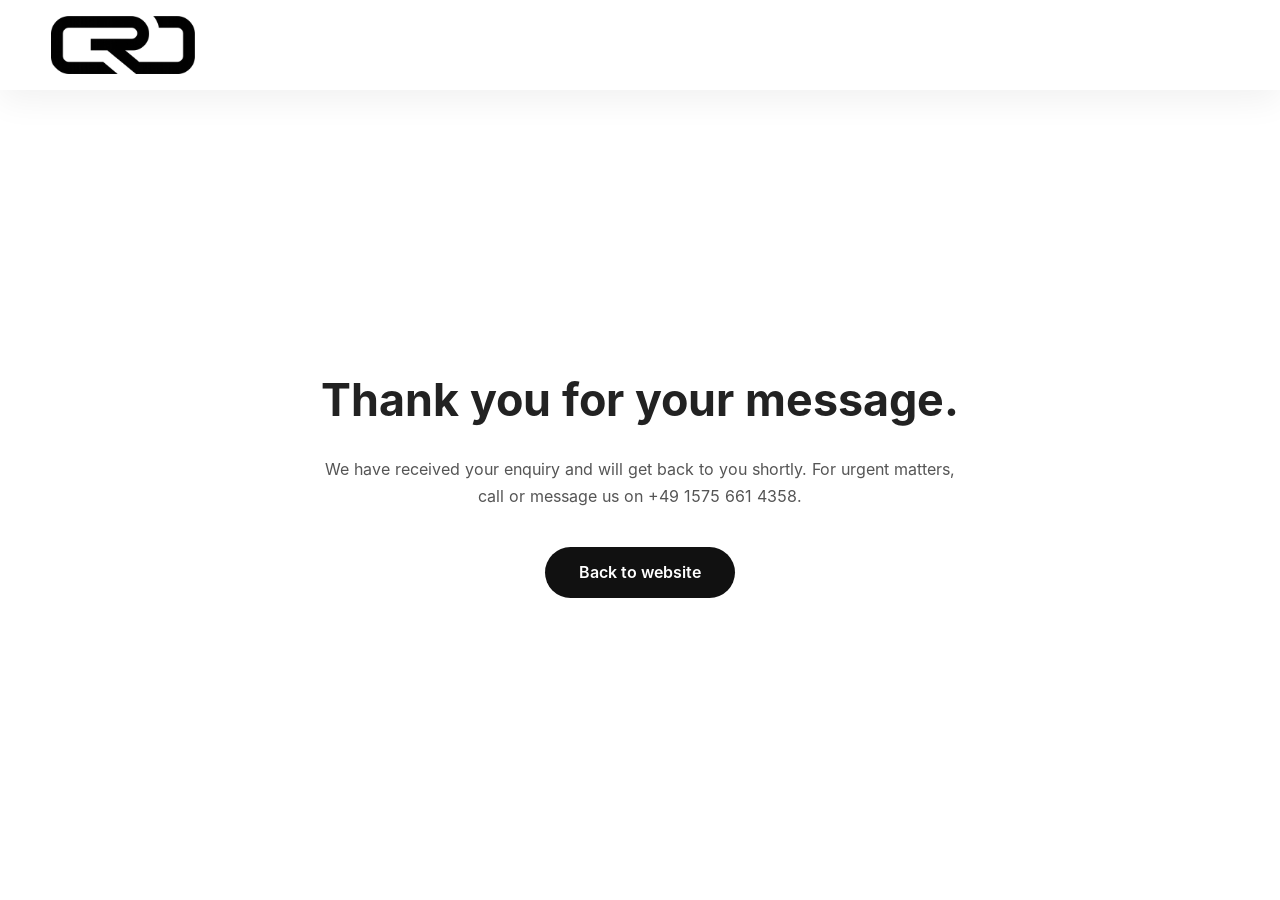
<file: thank-you.html>
<!DOCTYPE html>
<html lang="en">

<head>
    <meta charset="UTF-8">
    <meta name="viewport" content="width=device-width, initial-scale=1.0">
    <title>Thank you | CRD Berlin</title>
    <meta name="robots" content="noindex">
    <meta name="theme-color" content="#111111">
    <link rel="icon" href="assets/images/favicon.ico" sizes="48x48">
    <link rel="stylesheet" href="assets/css/style.css">
    <link rel="stylesheet" href="assets/css/responsive.css">
</head>

<body class="legal-page">

<header class="header scrolled">
    <div class="container header-container">
        <a href="index.html" class="logo" aria-label="CRD Berlin – home">
            <img src="assets/images/logo-dark.webp" alt="CRD Berlin" width="396" height="160">
        </a>
    </div>
</header>

<main class="thank-you">
    <div class="container">
        <h1 id="ty-title">Thank you for your message.</h1>
        <p id="ty-text">We have received your enquiry and will get back to you shortly. For urgent matters, call or message us on +49 1575 661 4358.</p>
        <a href="index.html" class="btn btn-primary" id="ty-back">Back to website</a>
    </div>
</main>

<script>
    (function () {
        var t = {
            de: ["Vielen Dank für Ihre Nachricht.", "Wir haben Ihre Anfrage erhalten und melden uns in Kürze. In dringenden Fällen erreichen Sie uns telefonisch oder per WhatsApp unter +49 1575 661 4358.", "Zurück zur Website"],
            es: ["Gracias por su mensaje.", "Hemos recibido su consulta y le responderemos en breve. Para asuntos urgentes, llámenos o escríbanos por WhatsApp al +49 1575 661 4358.", "Volver a la web"]
        };
        var l = null;
        try { l = localStorage.getItem("crd-lang"); } catch (e) {}
        l = l || (navigator.language || "en").slice(0, 2);
        if (!t[l]) { return; }
        document.documentElement.lang = l;
        document.title = t[l][0] + " | CRD Berlin";
        document.getElementById("ty-title").textContent = t[l][0];
        document.getElementById("ty-text").textContent = t[l][1];
        document.getElementById("ty-back").textContent = t[l][2];
    })();
</script>

</body>

</html>
</file>
<file: assets/css/style.css>
/* ======================================================
   CRD BERLIN
   MAIN STYLESHEET
====================================================== */

/* ===========================
   FONTS (self-hosted Inter, SIL Open Font License)
=========================== */

@font-face{font-family:'Inter';font-style:normal;font-weight:400;font-display:swap;src:url("../fonts/inter-400.woff") format("woff");}
@font-face{font-family:'Inter';font-style:normal;font-weight:500;font-display:swap;src:url("../fonts/inter-500.woff") format("woff");}
@font-face{font-family:'Inter';font-style:normal;font-weight:600;font-display:swap;src:url("../fonts/inter-600.woff") format("woff");}
@font-face{font-family:'Inter';font-style:normal;font-weight:700;font-display:swap;src:url("../fonts/inter-700.woff") format("woff");}

/* ===========================
   RESET
=========================== */

*,
*::before,
*::after{
    margin:0;
    padding:0;
    box-sizing:border-box;
}

html{
    scroll-behavior:smooth;
    scroll-padding-top:90px;
    -webkit-text-size-adjust:100%;
}

body{
    font-family:'Inter',system-ui,-apple-system,'Segoe UI',Roboto,Arial,sans-serif;
    font-size:16px;
    line-height:1.7;
    color:#222;
    background:#ffffff;
    overflow-x:hidden;
}

img{
    display:block;
    max-width:100%;
}

a{
    text-decoration:none;
    color:inherit;
}

ul{
    list-style:none;
}

button,
input,
textarea{
    font-family:inherit;
}

/* ===========================
   VARIABLES
=========================== */

:root{
    --primary:#111111;
    --secondary:#555555;
    --accent:#c7a46a;
    --white:#ffffff;
    --light:#f7f7f7;
    --border:#e7e7e7;
    --shadow:0 18px 40px rgba(0,0,0,.08);
    --transition:.35s ease;
    --radius:18px;
    --container:1240px;
}

/* ===========================
   GENERAL
=========================== */

.container{
    width:min(92%,var(--container));
    margin:auto;
}

.section{
    padding:120px 0;
}

.section-title{
    max-width:720px;
    margin:0 auto 80px;
    text-align:center;
}

.section-title span{
    display:inline-block;
    letter-spacing:3px;
    text-transform:uppercase;
    color:var(--accent);
    font-size:.8rem;
    font-weight:600;
    margin-bottom:18px;
}

.section-title h2{
    font-size:clamp(2rem,4vw,3.3rem);
    font-weight:600;
    line-height:1.2;
    margin-bottom:25px;
}

.section-title p{
    color:var(--secondary);
    font-size:1.05rem;
}

/* ===========================
   BUTTONS
=========================== */

.btn{
    display:inline-flex;
    align-items:center;
    justify-content:center;
    padding:16px 34px;
    border-radius:100px;
    transition:var(--transition);
    font-weight:600;
    font-size:1rem;
    line-height:1.2;
    border:none;
    cursor:pointer;
}
.btn-light{
    background:#fff;
    color:#111;
}
.btn-light:hover{
    transform:translateY(-3px);
    background:var(--accent);
    color:#fff;
}

.btn-primary{
    background:var(--primary);
    color:#fff;
}

.btn-primary:hover{
    transform:translateY(-3px);
    background:#000;
}

.btn-secondary{
    border:1px solid rgba(255,255,255,.35);
    color:#fff;
}

.btn-secondary:hover{
    background:#fff;
    color:#111;
}

/* ===========================
   HEADER
=========================== */

.header{
    position:fixed;
    top:0;
    left:0;
    width:100%;
    z-index:1000;
    transition:all .4s ease;
}

.header.scrolled{
    background:#fff;
    box-shadow:0 10px 35px rgba(0,0,0,.08);
}

.header-container{
    height:90px;
    display:flex;
    align-items:center;
    justify-content:space-between;
}

.logo img{
    height:58px;
    width:auto;
    transition:var(--transition);
}

.navigation ul{
    display:flex;
    gap:42px;
}

.navigation a{
    position:relative;
    white-space:nowrap;
    font-weight:500;
    color:#fff;
    transition:var(--transition);
}

.header.scrolled .navigation a{
    color:#111;
}

.navigation a::after{
    content:"";
    position:absolute;
    left:0;
    bottom:-6px;
    width:0;
    height:2px;
    background:var(--accent);
    transition:var(--transition);
}

.navigation a:hover::after{
    width:100%;
}

.header-button{
    padding:14px 26px;
    border-radius:100px;
    background:#fff;
    color:#111;
    font-weight:600;
    transition:var(--transition);
}

.header-button:hover{
    transform:translateY(-2px);
}

.header.scrolled .header-button{
    background:#111;
    color:#fff;
}

.mobile-toggle{
    display:none;
}

/* ===========================
   HERO
=========================== */

.hero{
    position:relative;
    min-height:100vh;
    display:flex;
    align-items:center;
    background-color:#0d1420;
    background-image:url("../images/hero.jpg");
    background-image:image-set(url("../images/hero.webp") type("image/webp"), url("../images/hero.jpg") type("image/jpeg"));
    background-position:center 40%;
    background-size:cover;
    background-repeat:no-repeat;
    color:#fff;
}

.hero-overlay{
    position:absolute;
    inset:0;
    background:linear-gradient(90deg, rgba(8,12,20,.82) 0%, rgba(8,12,20,.62) 45%, rgba(8,12,20,.3) 100%);
}

.hero-container{
    position:relative;
    z-index:2;
}

.hero{
    padding:120px 0 100px;
}
.hero-content{
    max-width:820px;
}

.hero-label{
    display:inline-block;
    margin-bottom:20px;
    letter-spacing:4px;
    text-transform:uppercase;
    color:var(--accent);
    font-size:.8rem;
    font-weight:600;
}

.hero h1{
    font-size:clamp(3rem,6vw,5.2rem);
    line-height:1.05;
    margin-bottom:30px;
}

.hero h1 span{
    display:block;
    color:var(--accent);
}

.hero p{
    font-size:1.15rem;
    color:rgba(255,255,255,.9);
    max-width:620px;
    margin-bottom:45px;
}

.hero-buttons{
    display:flex;
    gap:20px;
    flex-wrap:wrap;
}
.scroll-indicator{
    position:absolute;
    bottom:40px;
    left:50%;
    transform:translateX(-50%);
    width:34px;
    height:60px;
    border:2px solid rgba(255,255,255,.6);
    border-radius:30px;
    display:flex;
    justify-content:center;
    align-items:flex-start;
    padding-top:10px;
    z-index:2;
}

.scroll-indicator span{
    width:6px;
    height:12px;
    background:#fff;
    border-radius:20px;
    animation:scrollDown 2s infinite;
}

@keyframes scrollDown{
    0%{
        opacity:0;
        transform:translateY(0);
    }

    50%{
        opacity:1;
    }

    100%{
        opacity:0;
        transform:translateY(20px);
    }

}

/* ===========================
   ABOUT
=========================== */

.about{
    background:#fff;
}

.about-grid{
    display:grid;
    grid-template-columns:1fr 1fr;
    gap:90px;
    align-items:center;
}

.about-image{
    position:relative;
}

.about-image img{
    width:100%;
    border-radius:var(--radius);
    box-shadow:var(--shadow);
}

.about-content h3{
    font-size:2rem;
    line-height:1.3;
    margin-bottom:30px;
}

.about-content p{
    color:var(--secondary);
    margin-bottom:22px;
}

.about-content blockquote{
    margin:40px 0;
    padding:30px;
    border-left:5px solid var(--accent);
    background:var(--light);
    font-size:1.15rem;
    font-style:italic;
    color:#333;
    border-radius:0 var(--radius) var(--radius) 0;
}

.about-features{
    display:grid;
    grid-template-columns:repeat(3,1fr);
    gap:25px;
    margin-top:45px;
}

.feature{
    background:#fff;
    border:1px solid var(--border);
    border-radius:var(--radius);
    padding:28px;
    transition:var(--transition);
}

.feature:hover{
    transform:translateY(-8px);
    box-shadow:var(--shadow);
}

.feature h4{
    margin-bottom:12px;
    font-size:1.1rem;
}

.feature p{
    margin:0;
    color:var(--secondary);
    font-size:.95rem;
}

/* ===========================
   SERVICES
=========================== */

.services{
    background:var(--light);
}

.services-grid{
    display:flex;
    flex-wrap:wrap;
    justify-content:center;
    gap:30px;
}

.services-grid .service-card{
    flex:0 1 calc((100% - 30px) / 2);
}

.service-card{
    background:#fff;
    border-radius:var(--radius);
    padding:45px;
    transition:var(--transition);
    border:1px solid transparent;
}

.service-card:hover{
    transform:translateY(-10px);
    box-shadow:var(--shadow);
    border-color:rgba(199,164,106,.35);
}

.service-icon{
    width:58px;
    height:58px;
    display:flex;
    align-items:center;
    justify-content:center;
    border-radius:16px;
    background:rgba(199,164,106,.12);
    margin-bottom:26px;
}
.service-icon svg{
    width:28px;
    height:28px;
    fill:none;
    stroke:var(--accent);
    stroke-width:1.6;
    stroke-linecap:round;
    stroke-linejoin:round;
}

.service-card h3{
    font-size:1.5rem;
    margin-bottom:20px;
}

.service-card p{
    color:var(--secondary);
    margin-bottom:30px;
}

.service-link{
    display:inline-flex;
    align-items:center;
    gap:10px;
    color:var(--accent);
    font-weight:600;
    transition:var(--transition);
}

.service-link:hover{
    transform:translateX(6px);
}

.services-cta{
    margin-top:90px;
    text-align:center;
    background:#111;
    color:#fff;
    border-radius:var(--radius);
    padding:80px 60px;
}

.services-cta p{
    color:rgba(255,255,255,.75);
    margin-bottom:18px;
}

.services-cta h3{
    font-size:2.2rem;
    margin-bottom:35px;
    line-height:1.3;
}

/* ===========================
   APPROACH
=========================== */

.approach{
    background:#fff;
}

.approach-grid{
    display:grid;
    grid-template-columns:repeat(4,1fr);
    gap:30px;
}

.approach-card{
    padding:40px 35px;
    border-radius:var(--radius);
    border:1px solid var(--border);
    transition:var(--transition);
    text-align:left;
}

.approach-card:hover{
    transform:translateY(-8px);
    box-shadow:var(--shadow);
}

.step{
    width:70px;
    height:70px;
    display:flex;
    align-items:center;
    justify-content:center;
    border-radius:50%;
    background:var(--accent);
    color:#fff;
    font-size:1.2rem;
    font-weight:700;
    margin-bottom:30px;
}

.approach-card h3{
    font-size:1.35rem;
    margin-bottom:18px;
}

.approach-card p{
    color:var(--secondary);
}
/* ===========================
   CTA
=========================== */

.cta{
    background:#111;
    color:#fff;
    text-align:center;
}

.cta-content{
    max-width:850px;
    margin:auto;
}

.cta-content span{
    display:inline-block;
    color:var(--accent);
    text-transform:uppercase;
    letter-spacing:3px;
    font-size:.8rem;
    font-weight:600;
    margin-bottom:20px;
}

.cta-content h2{
    font-size:clamp(2.4rem,5vw,4rem);
    line-height:1.2;
    margin-bottom:30px;
}

.cta-content p{
    max-width:700px;
    margin:0 auto 45px;
    color:rgba(255,255,255,.82);
    font-size:1.08rem;
}

/* ===========================
   CONTACT
=========================== */

.contact{
    background:#ffffff;
}

.contact-grid{
    display:grid;
    grid-template-columns:420px 1fr;
    gap:70px;
    align-items:flex-start;
}

.contact-information{
    display:flex;
    flex-direction:column;
    gap:30px;
}

.contact-item{
    background:#fff;
    border:1px solid var(--border);
    border-radius:var(--radius);
    padding:35px;
    transition:var(--transition);
}

.contact-item:hover{
    transform:translateY(-5px);
    box-shadow:var(--shadow);
}

.contact-item h3{
    font-size:1rem;
    text-transform:uppercase;
    letter-spacing:2px;
    color:var(--accent);
    margin-bottom:15px;
}

.contact-item p{
    color:var(--secondary);
    line-height:1.8;
}
.contact-item a{
    color:#222;
    font-weight:500;
    transition:var(--transition);
}
.contact-item a:hover{
    color:var(--accent);
}
.contact-item .whatsapp-link{
    display:inline-block;
    margin-top:6px;
    color:#1da851;
    font-weight:600;
}

.contact-form-container{
    background:#fff;
    border-radius:var(--radius);
    padding:50px;
    border:1px solid var(--border);
    box-shadow:var(--shadow);
}

.contact-form{
    display:flex;
    flex-direction:column;
    gap:25px;
}

.form-group{
    width:100%;
}

.contact-form input,
.contact-form textarea{
    width:100%;
    padding:18px 22px;
    border:1px solid var(--border);
    border-radius:12px;
    background:#fafafa;
    font-size:1rem;
    transition:var(--transition);
    resize:none;
}

.contact-form input:focus,
.contact-form textarea:focus{
    outline:none;
    border-color:var(--accent);
    background:#fff;
}

.form-row{
    display:grid;
    grid-template-columns:1fr 1fr;
    gap:25px;
}
.form-group label{
    display:block;
    margin-bottom:8px;
    font-size:.9rem;
    font-weight:500;
    color:#333;
}
.form-group label span{
    color:var(--accent);
}
.form-group .optional{
    color:#999;
    font-weight:400;
}
.form-group.has-error input,
.form-group.has-error textarea{
    border-color:#c0392b;
    background:#fff6f5;
}
.form-check{
    display:flex;
    gap:12px;
    align-items:flex-start;
    font-size:.92rem;
    color:var(--secondary);
    line-height:1.55;
}
.contact-form .form-check input{
    width:20px;
    height:20px;
    padding:0;
    margin-top:2px;
    flex-shrink:0;
    accent-color:var(--accent);
    cursor:pointer;
}
.form-check a{
    color:#111;
    text-decoration:underline;
    text-underline-offset:3px;
}
.form-check.has-error label{
    color:#c0392b;
}
.form-actions{
    display:flex;
    align-items:center;
    justify-content:space-between;
    gap:20px;
    flex-wrap:wrap;
}
.form-note{
    color:#999;
    font-size:.85rem;
}
.contact-form button{
    width:max-content;
}
.contact-form button:disabled{
    opacity:.7;
    cursor:wait;
    transform:none;
}
.btn.is-loading .btn-label::before{
    content:"";
    display:inline-block;
    width:14px;
    height:14px;
    margin-right:10px;
    vertical-align:-2px;
    border:2px solid rgba(255,255,255,.35);
    border-top-color:#fff;
    border-radius:50%;
    animation:spin .8s linear infinite;
}
@keyframes spin{
    to{ transform:rotate(360deg); }
}
.form-status{
    padding:16px 20px;
    border-radius:12px;
    font-size:.95rem;
    line-height:1.6;
}
.form-status-success{
    background:#eef8f1;
    color:#1e6b3a;
    border:1px solid #cfe9d8;
}
.form-status-error{
    background:#fdf1f0;
    color:#9b2c20;
    border:1px solid #f3d2ce;
}
.form-status a{
    text-decoration:underline;
    font-weight:600;
}
.hp-field{
    position:absolute;
    left:-10000px;
    width:1px;
    height:1px;
    overflow:hidden;
}

/* ===========================
   FOOTER
=========================== */

.footer{
    background:#111;
    color:#fff;
    padding:90px 0 30px;
}

.footer-grid{
    display:grid;
    grid-template-columns:2fr 1fr 1fr 1fr;
    gap:60px;
    margin-bottom:60px;
}

.footer-logo{
    width:170px;
    height:auto;
    margin-bottom:30px;
}

.footer-column h3{
    margin-bottom:22px;
    font-size:1.15rem;
}

.footer-column p{
    color:rgba(255,255,255,.75);
    margin-bottom:12px;
}

.footer-column ul{
    display:flex;
    flex-direction:column;
    gap:14px;
}

.footer-column ul li{
    color:rgba(255,255,255,.75);
    transition:var(--transition);
}

.footer-column ul li:hover{
    color:var(--accent);
    transform:translateX(4px);
}

.footer-column a{
    transition:var(--transition);
}

.footer-column a:hover{
    color:var(--accent);
}

.footer-column p a:hover{
    color:var(--accent);
}
.footer-bottom{
    border-top:1px solid rgba(255,255,255,.08);
    padding-top:30px;
    display:flex;
    justify-content:space-between;
    align-items:center;
    flex-wrap:wrap;
    gap:16px;
    color:rgba(255,255,255,.6);
    font-size:.92rem;
}
.footer-legal{
    display:flex;
    flex-wrap:wrap;
    gap:24px;
}
.footer-legal a,
.link-button{
    color:rgba(255,255,255,.6);
    transition:var(--transition);
}
.footer-legal a:hover,
.link-button:hover{
    color:var(--accent);
}
.link-button{
    background:none;
    border:none;
    padding:0;
    font:inherit;
    cursor:pointer;
}

/* ===========================
   BACK TO TOP
=========================== */

.back-to-top{
    position:fixed;
    right:30px;
    bottom:30px;
    width:55px;
    height:55px;
    border-radius:50%;
    background:#111;
    color:#fff;
    display:flex;
    align-items:center;
    justify-content:center;
    font-size:1.3rem;
    opacity:0;
    visibility:hidden;
    transition:var(--transition);
    z-index:999;
    box-shadow:var(--shadow);
}

.back-to-top.active{
    opacity:1;
    visibility:visible;
}

.back-to-top:hover{
    background:var(--accent);
}

/* ===========================
   WHATSAPP
=========================== */

.whatsapp-button{
    position:fixed;
    left:30px;
    bottom:30px;
    width:62px;
    height:62px;
    border-radius:50%;
    background:#25D366;
    display:flex;
    align-items:center;
    justify-content:center;
    box-shadow:0 15px 35px rgba(0,0,0,.18);
    transition:var(--transition);
    z-index:999;
}

.whatsapp-button:hover{
    transform:translateY(-6px) scale(1.05);
}

.whatsapp-button svg{
    width:32px;
    height:32px;
}
.back-to-top,
.whatsapp-button{
    transition:var(--transition), bottom .3s ease;
}

/* ===========================
   REVEAL ANIMATIONS
=========================== */

.reveal{
    opacity:0;
    transform:translateY(50px);
    transition:all .8s ease;
}

.reveal.active{
    opacity:1;
    transform:translateY(0);
}

/* ===========================
   SELECTION
=========================== */

::selection{
    background:var(--accent);
    color:#fff;
}

/* ===========================
   SCROLLBAR
=========================== */

::-webkit-scrollbar{
    width:10px;
}

::-webkit-scrollbar-track{
    background:#efefef;
}

::-webkit-scrollbar-thumb{
    background:var(--accent);
    border-radius:20px;
}

::-webkit-scrollbar-thumb:hover{
    background:#b58d55;
}

/* ===========================
   TEAM
=========================== */

.about-note{
    padding:48px;
    border-left:4px solid var(--accent);
    border-radius:0 var(--radius) var(--radius) 0;
    background:var(--light);
}

.about-note span{
    display:block;
    text-transform:uppercase;
    margin-bottom:18px;
    color:var(--accent);
    font-size:.8rem;
    font-weight:600;
    letter-spacing:3px;
}

.about-note p{
    color:#222;
    font-size:clamp(1.35rem,2.5vw,2rem);
    font-weight:500;
    line-height:1.45;
}

.about-note small{
    display:block;
    margin-top:24px;
    color:var(--secondary);
    letter-spacing:1px;
    text-transform:uppercase;
}

.team{
    background:var(--light);
}

.team-grid{
    display:grid;
    align-items:stretch;
    grid-template-columns:minmax(0,865fr) minmax(0,993fr);
    gap:32px;
    max-width:860px;
    margin:0 auto;
}

.team-card{
    overflow:hidden;
    border:1px solid var(--border);
    border-radius:var(--radius);
    background:#fff;
    box-shadow:var(--shadow);
}

.team-card img{
    width:100%;
    height:auto;
}

.team-card-copy{
    padding:24px 28px 28px;
}

.team-card-copy h3{
    margin-bottom:4px;
    font-size:1.35rem;
}

.team-card-copy p{
    color:var(--secondary);
}

@media (max-width:768px){
    .team-grid{
        grid-template-columns:1fr;
        max-width:520px;
    }
}

/* ===========================
   ACCESSIBILITY
=========================== */

.skip-link{
    position:absolute;
    left:16px;
    top:-60px;
    z-index:2000;
    padding:12px 20px;
    border-radius:10px;
    background:#111;
    color:#fff;
    font-weight:600;
    transition:top .2s ease;
}
.skip-link:focus{
    top:16px;
}
a:focus-visible,
button:focus-visible,
input:focus-visible,
textarea:focus-visible{
    outline:2px solid var(--accent);
    outline-offset:3px;
}
@media (prefers-reduced-motion:reduce){
    html{ scroll-behavior:auto; }
    *,*::before,*::after{
        animation-duration:.01ms !important;
        animation-iteration-count:1 !important;
        transition-duration:.01ms !important;
    }
}

/* ===========================
   COOKIE BANNER
=========================== */

.cookie-banner{
    position:fixed;
    right:24px;
    bottom:24px;
    z-index:1500;
    width:min(calc(100% - 32px), 380px);
    display:flex;
    flex-direction:column;
    gap:12px;
    padding:16px 18px;
    background:rgba(17,17,17,.96);
    color:rgba(255,255,255,.85);
    border:1px solid rgba(255,255,255,.08);
    border-radius:16px;
    box-shadow:0 18px 45px rgba(0,0,0,.25);
    font-size:.85rem;
    line-height:1.5;
    opacity:0;
    transform:translateY(20px);
    transition:opacity .3s ease, transform .3s ease;
}
.cookie-banner.visible{
    opacity:1;
    transform:translateY(0);
}
body.cookie-open .back-to-top{
    bottom:170px;
}
.cookie-banner[hidden]{
    display:none;
}
.cookie-banner p{
    flex:1;
}
.cookie-banner a{
    color:var(--accent);
    text-decoration:underline;
    text-underline-offset:2px;
}
.cookie-actions{
    display:flex;
    gap:8px;
}
.cookie-actions .cookie-btn{
    flex:1;
}
.cookie-btn{
    padding:9px 16px;
    border-radius:100px;
    border:1px solid var(--accent);
    background:var(--accent);
    color:#111;
    font:inherit;
    font-weight:600;
    cursor:pointer;
    white-space:nowrap;
    transition:var(--transition);
}
.cookie-btn:hover{
    background:#d8b77f;
}
.cookie-btn-ghost{
    background:transparent;
    color:#fff;
    border-color:rgba(255,255,255,.25);
}
.cookie-btn-ghost:hover{
    background:rgba(255,255,255,.08);
}

/* ===========================
   LEGAL & THANK-YOU PAGES
=========================== */

.legal-page .header{
    background:#fff;
    box-shadow:0 10px 35px rgba(0,0,0,.06);
}
.legal-header-link{
    font-weight:600;
    color:#111;
    transition:var(--transition);
}
.legal-header-link:hover{
    color:var(--accent);
}
.legal{
    padding:170px 0 110px;
}
.legal .container{
    max-width:820px;
}
.legal h1{
    font-size:clamp(2rem,4vw,2.8rem);
    line-height:1.2;
    margin-bottom:12px;
}
.legal .legal-intro{
    color:var(--secondary);
    margin-bottom:40px;
}
.legal h2{
    font-size:1.3rem;
    margin:44px 0 14px;
}
.legal h3{
    font-size:1.05rem;
    margin:26px 0 10px;
}
.legal p,
.legal li{
    color:#333;
    margin-bottom:12px;
}
.legal ul{
    list-style:disc;
    padding-left:22px;
}
.legal a{
    color:#111;
    text-decoration:underline;
    text-underline-offset:3px;
}
.legal .todo{
    background:#fff3cd;
    color:#7a5b00;
    padding:1px 6px;
    border-radius:4px;
    font-weight:600;
}
.legal-page .footer{
    padding:40px 0 30px;
}
.thank-you{
    min-height:100vh;
    display:flex;
    align-items:center;
    text-align:center;
    padding:140px 0 80px;
}
.thank-you .container{
    max-width:640px;
}
.thank-you h1{
    font-size:clamp(2rem,4vw,2.8rem);
    margin-bottom:18px;
}
.thank-you p{
    color:var(--secondary);
    margin-bottom:36px;
}

/* ===========================
   LANGUAGE SWITCH
=========================== */

.lang-switch{
    display:flex;
    gap:2px;
    padding:3px;
    margin-left:auto;
    margin-right:18px;
    border:1px solid rgba(255,255,255,.35);
    border-radius:100px;
}
.navigation + .lang-switch{
    margin-left:32px;
}
.lang-switch a{
    display:inline-flex;
    align-items:center;
    justify-content:center;
    min-width:38px;
    padding:7px 9px;
    border:none;
    border-radius:100px;
    background:transparent;
    color:rgba(255,255,255,.8);
    font:inherit;
    font-size:.8rem;
    font-weight:600;
    letter-spacing:.04em;
    cursor:pointer;
    transition:var(--transition);
}
.lang-switch a:hover{
    color:#fff;
}
.lang-switch a[aria-current="true"]{
    background:#fff;
    color:#111;
}
.header.scrolled .lang-switch{
    border-color:rgba(0,0,0,.15);
}
.header.scrolled .lang-switch a{
    color:#555;
}
.header.scrolled .lang-switch a:hover{
    color:#111;
}
.header.scrolled .lang-switch a[aria-current="true"]{
    background:#111;
    color:#fff;
}
.navigation{
    margin-left:32px;
}
.header-button{
    white-space:nowrap;
}
@media (max-width:1500px){
    .navigation ul{
        gap:28px;
    }
}


/* ===========================
   FAQ
=========================== */

.faq{
    background:#fff;
}
.faq-list{
    max-width:860px;
    margin:0 auto;
    display:flex;
    flex-direction:column;
    gap:14px;
}
.faq-item{
    background:var(--light, #f8f8f8);
    border:1px solid rgba(0,0,0,.06);
    border-radius:16px;
    transition:var(--transition);
}
.faq-item[open]{
    background:#fff;
    border-color:rgba(199,164,106,.45);
    box-shadow:0 12px 30px rgba(0,0,0,.06);
}
.faq-item summary{
    position:relative;
    list-style:none;
    padding:22px 64px 22px 26px;
    font-size:1.08rem;
    font-weight:600;
    color:#111;
    cursor:pointer;
}
.faq-item summary::-webkit-details-marker{
    display:none;
}
.faq-item summary::after{
    content:"+";
    position:absolute;
    right:24px;
    top:50%;
    width:30px;
    height:30px;
    margin-top:-15px;
    display:flex;
    align-items:center;
    justify-content:center;
    border-radius:50%;
    background:rgba(199,164,106,.15);
    color:var(--accent);
    font-size:1.3rem;
    line-height:1;
    transition:var(--transition);
}
.faq-item[open] summary::after{
    transform:rotate(45deg);
}
.faq-item p{
    padding:0 26px 24px;
    color:var(--secondary);
    line-height:1.75;
    max-width:70ch;
}
</file>
<file: assets/css/responsive.css>
/* ======================================================
   CRD BERLIN
   RESPONSIVE STYLES
====================================================== */

/* ===========================
   1200px
=========================== */

@media (max-width:1200px){
    .container{
        width:min(94%,1100px);
    }

    .hero h1{
        font-size:4.8rem;
    }

    .about-grid{
        gap:60px;
    }

    .services-grid{
        gap:28px;
    }

    .approach-grid{
        grid-template-columns:repeat(2,1fr);
    }

    .footer-grid{
        grid-template-columns:repeat(2,1fr);
        gap:50px;
    }

}

/* ===========================
   992px
=========================== */

@media (max-width:992px){
    .section{
        padding:90px 0;
    }

    .header-container{
        height:80px;
    }

    .navigation{
        position:fixed;
        top:80px;
        right:-100%;
        width:300px;
        height:calc(100vh - 80px);
        background:#111;
        transition:.4s;
        padding:50px 35px;
    }

    .navigation.active{
        right:0;
    }

    .navigation ul{
        flex-direction:column;
        gap:30px;
    }

    .navigation a{
        color:#fff !important;
        font-size:1.05rem;
    }

    .mobile-toggle{
        display:flex;
        flex-direction:column;
        justify-content:space-between;
        width:28px;
        height:20px;
        cursor:pointer;
        background:none;
        border:none;
    }

    .mobile-toggle span{
        display:block;
        width:100%;
        height:2px;
        background:#fff;
        transition:.3s;
    }

    .header.scrolled .mobile-toggle span{
        background:#111;
    }

    .header-button{
        display:none;
    }

    .hero{
        text-align:center;
    }
    .hero-overlay{
        background:rgba(8,12,20,.62);
    }

    .hero-content{
        margin:auto;
    }

    .hero-buttons{
        justify-content:center;
    }

    .about-grid{
        grid-template-columns:1fr;
    }

    .about-image{
        max-width:650px;
        margin:auto;
    }

    .about-content{
        text-align:center;
    }

    .about-features{
        grid-template-columns:1fr;
    }

    .services-grid{
        grid-template-columns:1fr;
    }

    .approach-grid{
        grid-template-columns:1fr 1fr;
    }

    .contact-grid{
        grid-template-columns:1fr;
    }

    .contact-information{
        order:2;
    }

    .contact-form-container{
        order:1;
    }

}

/* ===========================
   768px
=========================== */

@media (max-width:768px){
    .section{
        padding:75px 0;
    }

    .hero{
        min-height:90vh;
    }

    .hero h1{
        font-size:3.4rem;
    }

    .hero p{
        font-size:1rem;
    }

    .section-title{
        margin-bottom:60px;
    }

    .section-title h2{
        font-size:2.2rem;
    }

    .services-cta{
        padding:60px 30px;
    }

    .services-cta h3{
        font-size:1.8rem;
    }

    .approach-grid{
        grid-template-columns:1fr;
    }

    .footer-grid{
        grid-template-columns:1fr;
        text-align:center;
    }

    .footer-logo{
        margin:0 auto 25px;
    }

    .footer-column ul{
        align-items:center;
    }

    .back-to-top{
        width:50px;
        height:50px;
        right:20px;
        bottom:20px;
    }

    .whatsapp-button{
        width:58px;
        height:58px;
        left:20px;
        bottom:20px;
    }

}

/* ===========================
   576px
=========================== */

@media (max-width:576px){
    .hero{
        padding-top:90px;
    }

    .hero h1{
        font-size:2.7rem;
    }

    .hero-buttons{
        flex-direction:column;
        align-items:center;
    }

    .btn{
        width:100%;
        max-width:320px;
    }

    .contact-form-container{
        padding:35px 25px;
    }
    .contact-form button{
        width:100%;
        max-width:none;
    }
    .form-actions{
        flex-direction:column;
        align-items:stretch;
        text-align:center;
    }

    .contact-item{
        padding:25px;
    }

    .services-cta{
        padding:45px 20px;
    }

    .cta-content h2{
        font-size:2rem;
    }

    .scroll-indicator{
        display:none;
    }

}
/* ===========================
   MENU / FORM / COOKIE BANNER
=========================== */

@media (max-width:992px){
    .navigation{
        overflow-y:auto;
        z-index:1001;
    }
    body.menu-open{
        overflow:hidden;
    }
    .footer-bottom{
        justify-content:center;
        text-align:center;
    }
    .footer-legal{
        justify-content:center;
    }
}

@media (max-width:768px){
    .form-row{
        grid-template-columns:1fr;
    }
}

@media (max-width:600px){
    .cookie-banner{
        left:16px;
        right:16px;
        bottom:12px;
        width:auto;
    }
    body.cookie-open .whatsapp-button,
    body.cookie-open .back-to-top{
        bottom:160px;
    }
    .legal{
        padding:130px 0 80px;
    }
}

/* ===========================
   LANGUAGE SWITCH
=========================== */

@media (max-width:1300px){
    .navigation ul{
        gap:26px;
    }
}

@media (max-width:1120px){
    .navigation ul{
        gap:20px;
    }
    .navigation a{
        font-size:.95rem;
    }
    .logo img{
        height:50px;
    }
}

@media (max-width:1280px){
    .header-button{
        display:none;
    }
    .lang-switch{
        margin-right:0;
    }
}

@media (max-width:992px){
    .navigation + .lang-switch{
        margin-left:auto;
        margin-right:18px;
    }
}

@media (max-width:380px){
    .lang-switch button{
        min-width:32px;
        padding:6px 6px;
    }
    .logo img{
        height:48px;
    }
}

/* Keep the floating WhatsApp button from covering footer text on phones */
@media (max-width:600px){
    .footer{
        padding-bottom:100px;
    }
}

/* Services: 2 per row on tablets, 1 on phones */
@media (max-width:1100px){
    .services-grid .service-card{
        flex-basis:calc((100% - 30px) / 2);
    }
}
@media (max-width:700px){
    .services-grid .service-card{
        flex-basis:100%;
    }
    .faq-item summary{
        padding:18px 56px 18px 20px;
        font-size:1rem;
    }
    .faq-item summary::after{
        right:16px;
    }
    .faq-item p{
        padding:0 20px 20px;
    }
}
</file>
